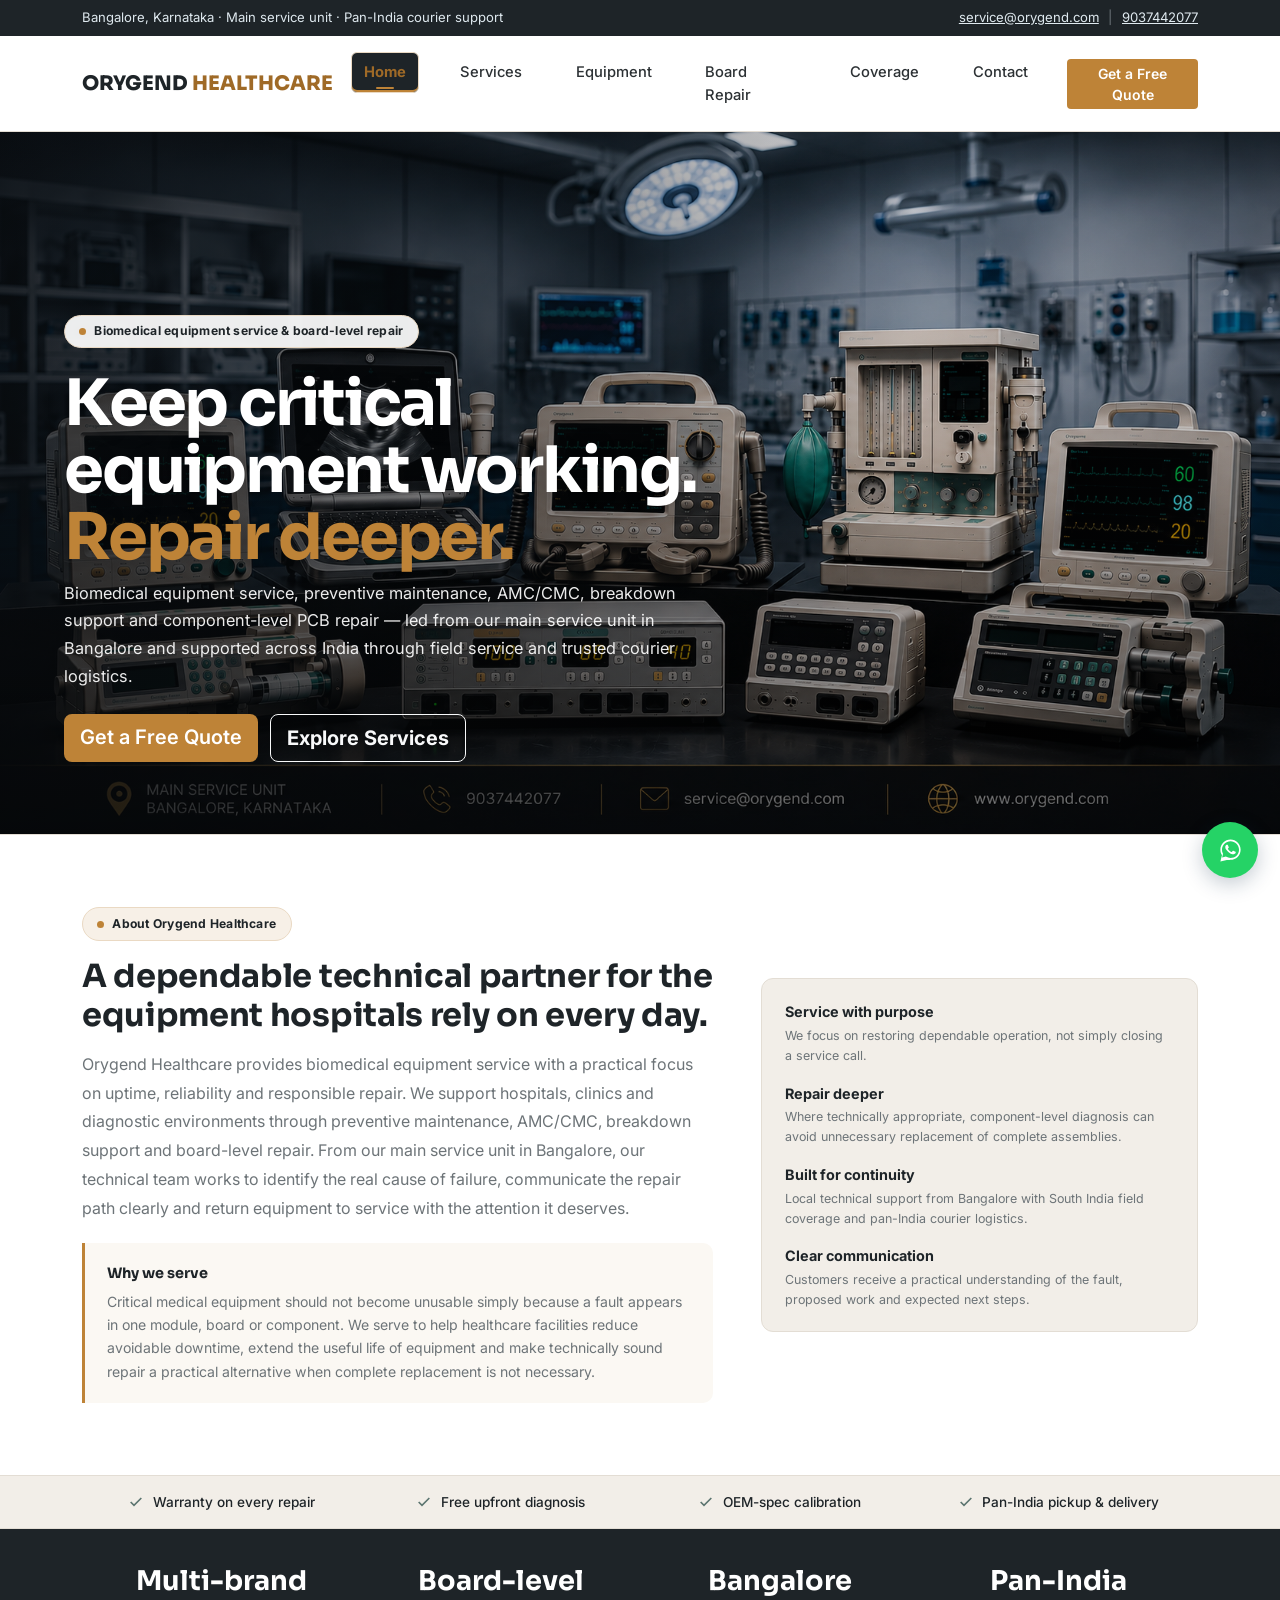
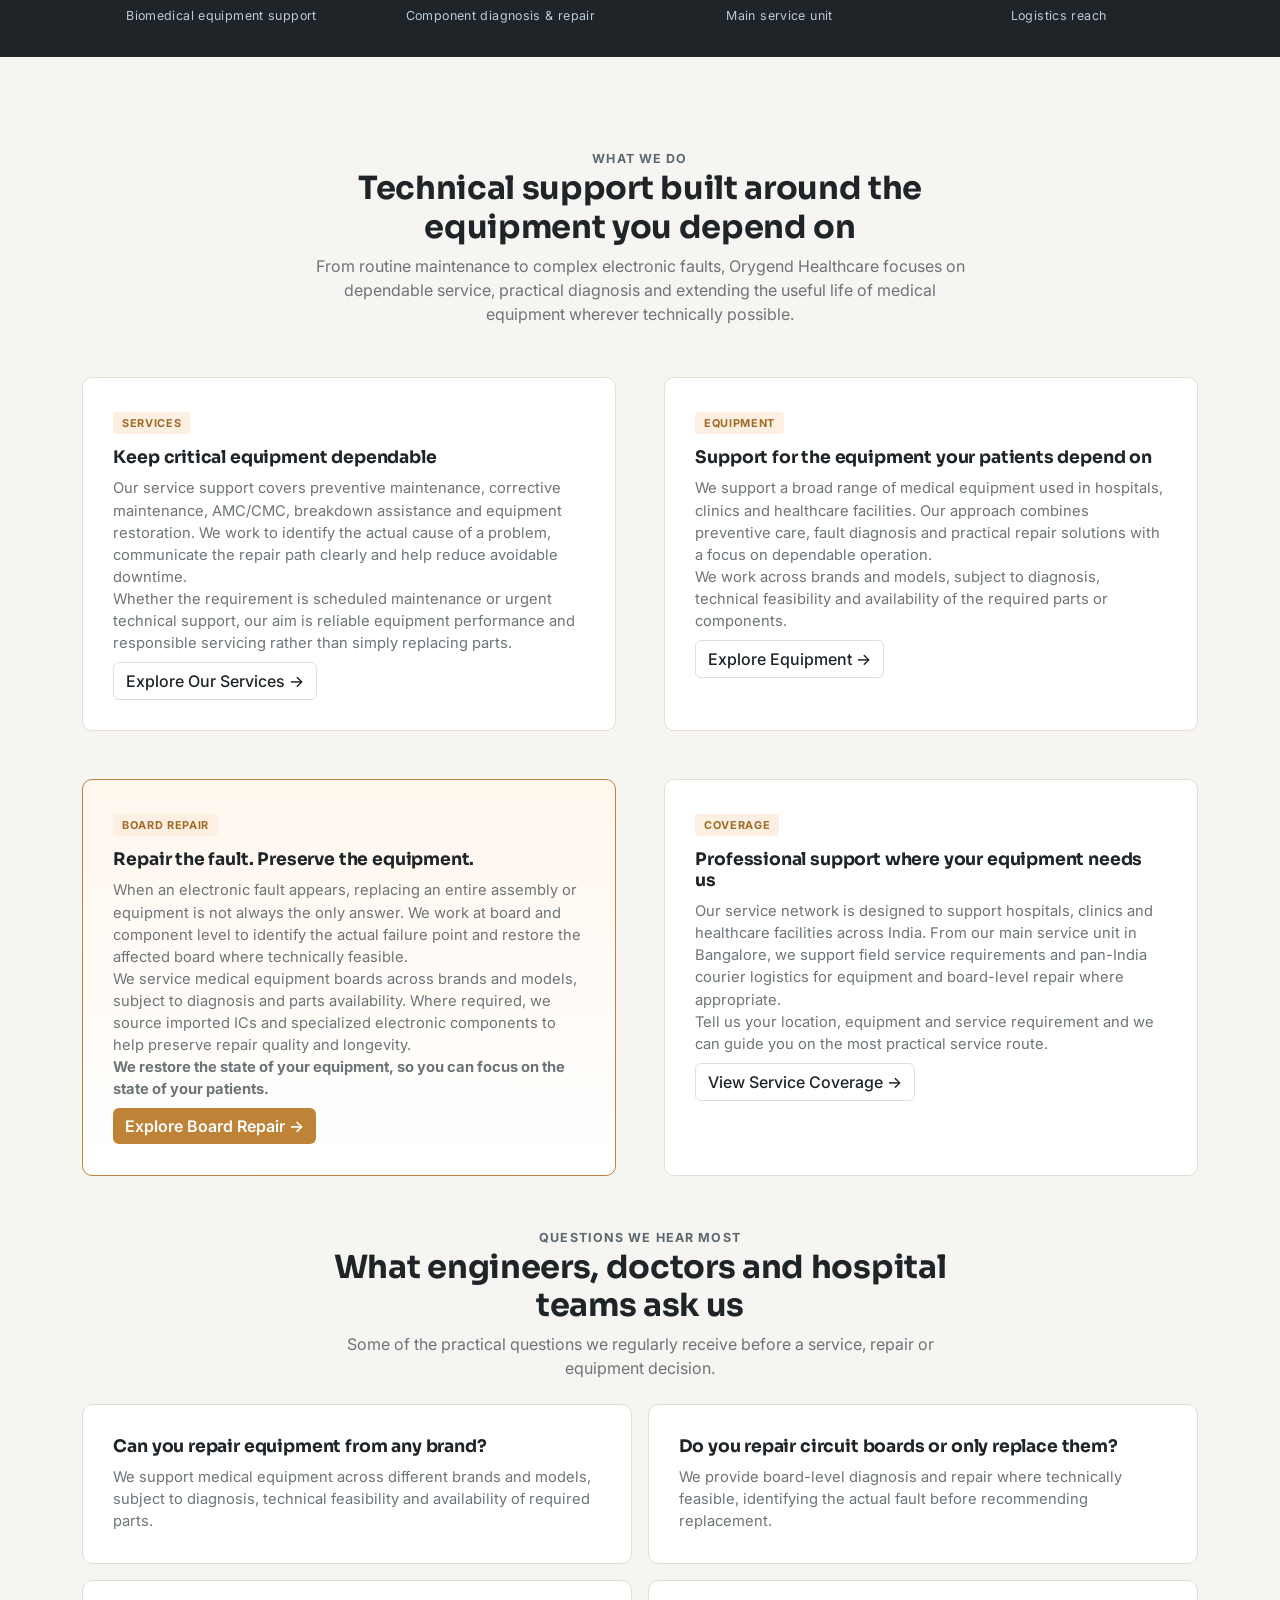
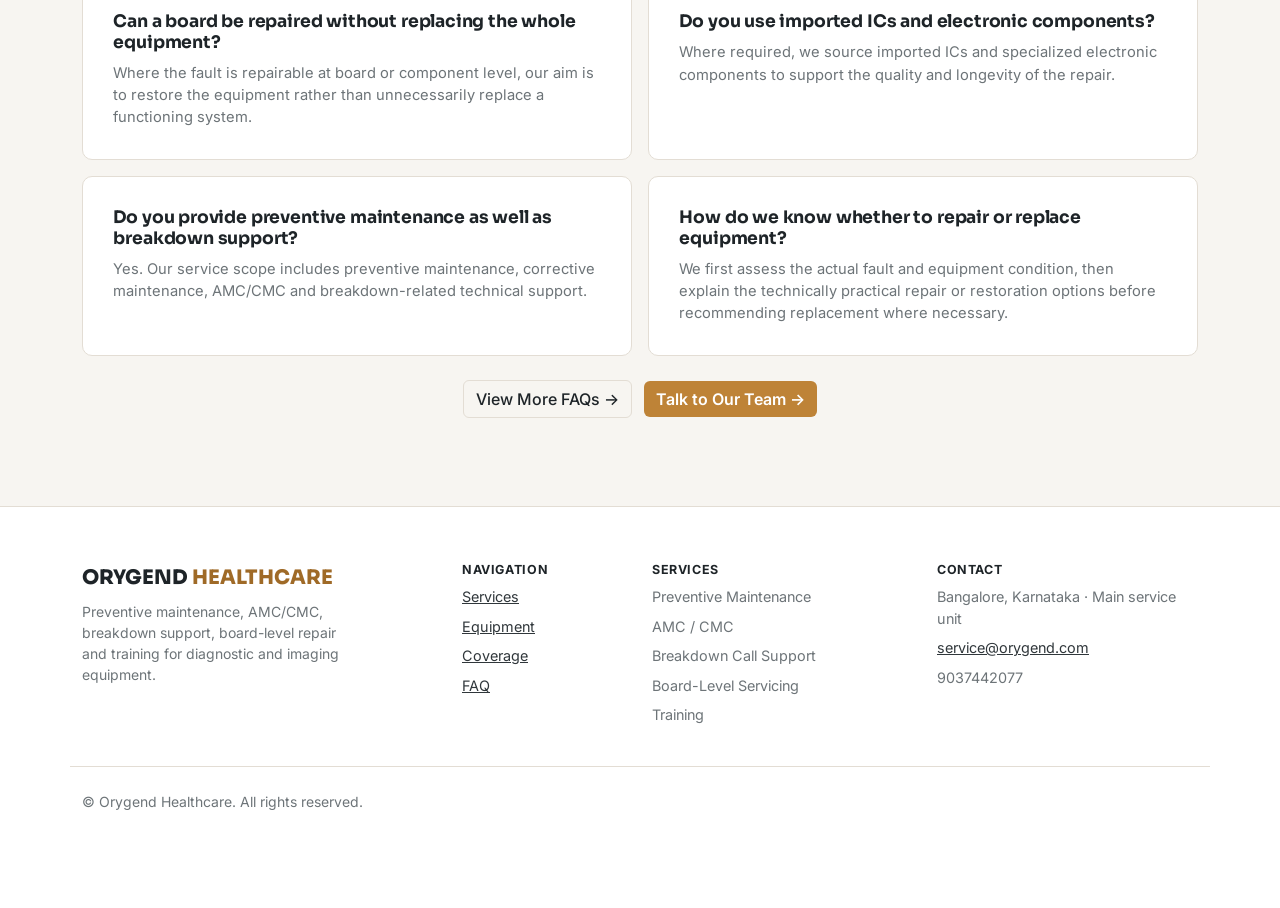
<file: index.html>
<!DOCTYPE html>
<html lang="en">
<head>
<meta charset="UTF-8">
<meta name="viewport" content="width=device-width, initial-scale=1.0">
<title>Orygend Healthcare | Biomedical Equipment Service & Repair</title>
<meta name="description" content="Biomedical equipment service, preventive maintenance, AMC/CMC, breakdown support and board-level repair for hospitals and clinics across India.">
<link rel="preconnect" href="https://fonts.googleapis.com">
<link rel="preconnect" href="https://fonts.gstatic.com" crossorigin>
<link href="https://fonts.googleapis.com/css2?family=Sora:wght@500;600;700;800&family=Inter:wght@400;500;600;700&display=swap" rel="stylesheet">
<link href="https://cdnjs.cloudflare.com/ajax/libs/bootstrap/5.3.3/css/bootstrap.min.css" rel="stylesheet">
<style>
  :root{--bg:#f7f5f1;--surface:#ffffff;--surface-2:#f2eee8;--border:#e3ddd4;--navy:#1e2428;--navy-2:#30373b;--blue:#5c6870;--amber:#be8337;--amber-dark:#9f6a27;--teal:#5b746f;--text:#2c3134;--muted:#6d7478;}
  body{background:var(--bg);color:var(--text);font-family:'Inter',sans-serif;}h1,h2,h3,.display-font{font-family:'Sora',sans-serif;font-weight:700;letter-spacing:-0.01em;color:var(--navy);}.eyebrow{font-family:'Inter',sans-serif;font-weight:700;font-size:.78rem;letter-spacing:.09em;text-transform:uppercase;color:var(--blue);}a{color:var(--navy-2);}a:hover{color:var(--amber-dark);}.text-muted-c{color:var(--muted)!important;}
  .info-bar{background:var(--navy);color:#dfe9ef;font-size:.82rem;padding:.5rem 0;}.info-bar a{color:#dfe9ef;}.info-bar .sep{opacity:.4;margin:0 .6rem;}
  .navbar{background:var(--surface);border-bottom:1px solid var(--border);}.navbar-brand{font-family:'Sora',sans-serif;font-weight:800;color:var(--navy)!important;font-size:1.25rem;}.navbar-brand span{color:var(--amber-dark);}.nav-link{color:var(--text)!important;font-size:.92rem;font-weight:500;}.nav-link:hover{color:var(--blue)!important}.nav-link.active{color:var(--text)!important;font-weight:500!important;}.btn-amber{background:var(--amber);border:none;color:#fff;font-weight:600;}.btn-amber:hover{background:var(--amber-dark);color:#fff;}.btn-outline-navy{border:1px solid var(--border);color:var(--navy);font-weight:500;}.btn-outline-navy:hover{border-color:var(--blue);color:var(--blue);}.hero{padding:0;background:#111;border-bottom:1px solid var(--border);}.hero h1{font-size:clamp(2.2rem,4.8vw,4rem);line-height:1.08;letter-spacing:-.035em;}.hero h1 em{font-style:normal;color:var(--amber);}.hero-badge{display:inline-flex;align-items:center;gap:.5rem;background:#f7f0e7;border:1px solid #ead9c3;padding:.42rem .9rem;border-radius:50rem;font-size:.76rem;color:var(--navy);font-weight:700;margin-bottom:1.35rem;letter-spacing:.02em;}.hero-badge .dot{width:7px;height:7px;border-radius:50%;background:var(--amber);}.hero-copy{padding-right:2rem;}.hero-media{position:relative;min-height:520px;display:flex;align-items:center;}.hero-media img{width:100%;height:auto;border-radius:18px;box-shadow:0 24px 60px rgba(30,36,40,.14);border:1px solid rgba(190,131,55,.24);}.hero-media:after{content:'';position:absolute;right:-14px;bottom:-14px;width:110px;height:110px;border-right:2px solid var(--amber);border-bottom:2px solid var(--amber);border-radius:0 0 18px 0;pointer-events:none;}.hero-proof{display:flex;gap:1.4rem;flex-wrap:wrap;margin-top:1.8rem;padding-top:1.3rem;border-top:1px solid var(--border);}.hero-proof div{font-size:.78rem;color:var(--muted);}.hero-proof strong{display:block;color:var(--navy);font-size:.9rem;margin-bottom:.15rem;}
  .hero-composite{position:relative;min-height:clamp(600px,78vh,860px);padding:0;background-image:linear-gradient(90deg,rgba(10,14,18,.78) 0%,rgba(10,14,18,.42) 42%,rgba(10,14,18,.10) 72%,rgba(10,14,18,.25) 100%),url('assets/home-hero.png');background-size:cover;background-position:center;background-repeat:no-repeat;display:flex;align-items:flex-end;overflow:hidden;}.hero-composite-frame{position:relative;max-width:1540px;width:100%;margin:0 auto;overflow:hidden;min-height:inherit;display:flex;align-items:flex-end;}.hero-composite-frame:after{content:'';position:absolute;inset:0;pointer-events:none;background:linear-gradient(180deg,rgba(0,0,0,.04) 45%,rgba(0,0,0,.48) 100%);}.hero-composite-copy{position:relative;z-index:2;max-width:760px;padding:clamp(2.5rem,6vw,5rem) 5% 4.5rem;color:#fff;}.hero-composite-copy h1{color:#fff;font-size:clamp(2.2rem,5vw,4.4rem);line-height:1.05;text-shadow:0 3px 20px rgba(0,0,0,.3);}.hero-composite-copy p{color:rgba(255,255,255,.92);font-size:1.02rem;line-height:1.7;max-width:700px;}.hero-composite-copy .hero-badge{background:rgba(255,255,255,.92);}.hero-composite-actions{display:flex;gap:.75rem;flex-wrap:wrap;margin-top:1.5rem;}.hero-composite-actions .btn-light{font-weight:700;border:none;}.hero-composite-actions .btn-outline-light{font-weight:700;}.hero-image-actions{position:absolute;left:4%;bottom:5.5%;display:flex;gap:.75rem;flex-wrap:wrap;}.hero-image-actions .btn-light{background:rgba(255,255,255,.94);border:1px solid rgba(30,36,40,.14);color:var(--navy);font-weight:600;}
  .hero-intro{padding:4.5rem 0;background:#fff;border-bottom:1px solid var(--border);}.hero-intro .hero-badge{margin-bottom:1rem;}.hero-intro h1{font-size:clamp(2rem,4vw,3.25rem);line-height:1.08;letter-spacing:-.035em;}.hero-intro h1 em{font-style:normal;color:var(--amber);}.hero-proof-panel{margin-top:0;padding:1.35rem 1.45rem;border:1px solid var(--border);border-radius:12px;background:var(--surface-2);gap:1rem;}.hero-proof-panel div{font-size:.78rem;line-height:1.6;}.hero-about-copy{font-size:1rem;line-height:1.8;}.reason-card{margin-top:1.25rem;padding:1.25rem 1.4rem;border-left:3px solid var(--amber);background:#fbf8f3;border-radius:0 10px 10px 0;}.reason-card strong{display:block;color:var(--navy);font-family:'Sora',sans-serif;font-size:.9rem;margin-bottom:.35rem;}.reason-card p{margin:0;color:var(--muted);font-size:.88rem;line-height:1.65;}
  .trust-strip{background:var(--surface-2);border-bottom:1px solid var(--border);}.trust-item{display:flex;align-items:center;gap:.55rem;padding:1rem .5rem;justify-content:center;font-size:.85rem;color:var(--navy);font-weight:500;}.trust-item svg{flex:none;color:var(--teal);}.stat-strip{background:var(--navy);}.stat-strip .col{border-left:1px solid rgba(255,255,255,.12);padding:2rem 1rem;text-align:center;}.stat-strip .col:first-child{border-left:none;}.stat-num{font-family:'Sora',sans-serif;font-weight:700;font-size:1.7rem;color:#fff;}.stat-lbl{font-size:.78rem;color:#b9cbd8;margin-top:.3rem;letter-spacing:.03em;}
  .section{padding:5.5rem 0;}.section-head{max-width:660px;margin:0 auto 3.2rem;text-align:center;}.section-head p{color:var(--muted);}.svc-card{background:var(--surface);border:1px solid var(--border);border-radius:10px;height:100%;padding:1.9rem;transition:box-shadow .2s,transform .2s;}.svc-card:hover{box-shadow:0 10px 30px rgba(22,50,79,.08);transform:translateY(-2px);}.svc-card.featured{border-color:var(--amber);background:linear-gradient(180deg,#fff7ee,#ffffff);}.svc-icon{width:44px;height:44px;border-radius:8px;background:var(--surface-2);display:flex;align-items:center;justify-content:center;margin-bottom:1.1rem;color:var(--blue);}.featured .svc-icon{background:var(--amber);color:#fff;}.svc-tag{display:inline-block;font-size:.68rem;font-weight:700;letter-spacing:.06em;text-transform:uppercase;color:var(--amber-dark);background:#fdf0e2;padding:.2rem .55rem;border-radius:4px;margin-bottom:.8rem;}.svc-card h3{font-size:1.08rem;margin-bottom:.6rem;}.svc-card p{color:var(--muted);font-size:.92rem;margin-bottom:0;}
  .showcase{background:var(--surface-2);border-top:1px solid var(--border);border-bottom:1px solid var(--border);}.brand-chip{border:1px solid var(--border);background:var(--surface);color:var(--navy);padding:.45rem 1.05rem;font-size:.82rem;font-weight:500;border-radius:50rem;display:inline-block;margin:.25rem;}.equip-card{background:var(--surface);border:1px solid var(--border);border-radius:10px;height:100%;padding:1.7rem;}.equip-card .cat{color:var(--blue);font-size:.72rem;font-weight:700;letter-spacing:.06em;text-transform:uppercase;margin-bottom:.7rem;display:block;}.equip-card h3{font-size:1.02rem;margin-bottom:.5rem;}.equip-card p{color:var(--muted);font-size:.88rem;margin-bottom:.9rem;}.spec{font-size:.72rem;color:var(--navy);background:var(--surface-2);border:1px solid var(--border);padding:.22rem .55rem;border-radius:5px;display:inline-block;margin:.12rem;}
  .spotlight-visual{aspect-ratio:4/3;border:1px solid var(--border);background:linear-gradient(160deg,var(--navy),var(--navy-2));border-radius:12px;display:flex;align-items:center;justify-content:center;}.spotlight-visual .chip{width:56%;aspect-ratio:1;border:2px solid var(--amber);border-radius:6px;position:relative;}.spotlight-visual .chip:before,.spotlight-visual .chip:after{content:'';position:absolute;background:var(--amber);}.spotlight-visual .chip:before{top:-14px;left:20%;width:2px;height:14px;}.spotlight-visual .chip:after{bottom:-14px;right:20%;width:2px;height:14px;}.spotlight-copy ul{list-style:none;padding:0;}.spotlight-copy li{padding:.65rem 0;border-top:1px solid var(--border);display:flex;justify-content:space-between;font-size:.9rem;}.spotlight-copy li span:first-child{color:var(--muted);}.spotlight-copy li span:last-child{font-weight:600;color:var(--navy);}.testimonial{background:var(--surface);border:1px solid var(--border);border-radius:10px;padding:1.8rem;height:100%;}.testimonial .quote-mark{font-family:'Sora',sans-serif;font-size:2.2rem;color:var(--amber);line-height:1;display:block;margin-bottom:.4rem;}.testimonial p.body-text{color:var(--text);font-size:.93rem;margin-bottom:1.1rem;}.testimonial .who{font-size:.8rem;color:var(--muted);border-top:1px solid var(--border);padding-top:.85rem;}.testimonial .who strong{color:var(--navy);display:block;}.step{background:var(--surface);border:1px solid var(--border);border-radius:10px;padding:1.6rem;height:100%;}.step .idx{font-family:'Sora',sans-serif;font-weight:700;color:var(--amber-dark);font-size:.85rem;}.coverage{background:var(--surface-2);border-top:1px solid var(--border);border-bottom:1px solid var(--border);}.coverage-visual{aspect-ratio:4/3;border:1px solid var(--border);background:var(--surface);border-radius:12px;display:flex;align-items:center;justify-content:center;position:relative;}
  .accordion-item{background:var(--surface);border:1px solid var(--border);border-radius:8px!important;margin-bottom:.6rem;overflow:hidden;}.accordion-button{background:var(--surface);color:var(--navy);font-weight:600;box-shadow:none;padding:1.1rem 1.2rem;}.accordion-button:not(.collapsed){background:var(--surface-2);color:var(--blue);box-shadow:none;}.accordion-body{color:var(--muted);padding:0 1.2rem 1.1rem;font-size:.92rem;}.quote-section{background:var(--surface);border-top:1px solid var(--border);border-bottom:1px solid var(--border);}.form-control-c,select.form-control-c{background:var(--surface);border:1px solid var(--border);color:var(--text);padding:.7rem .9rem;border-radius:7px;}.form-control-c:focus,select.form-control-c:focus{border-color:var(--blue);box-shadow:0 0 0 .2rem rgba(31,111,139,.12);}.form-label-c{font-size:.8rem;color:var(--navy);margin-bottom:.4rem;font-weight:600;}.form-note{font-size:.78rem;color:var(--muted);margin-top:1rem;}.cta-section{background:linear-gradient(160deg,var(--navy),var(--navy-2));color:#fff;}.cta-section h2{color:#fff;}.cta-section .text-muted-c{color:#c3d3de!important;}
  footer{padding:3.5rem 0 6rem;background:var(--surface);border-top:1px solid var(--border);}footer h6{color:var(--navy);font-weight:700;font-size:.78rem;letter-spacing:.05em;text-transform:uppercase;}footer ul{list-style:none;padding:0;}footer li{margin-bottom:.5rem;font-size:.9rem;color:var(--muted);}.float-whatsapp{position:fixed;bottom:22px;right:22px;z-index:1000;background:#25D366;color:#fff;width:56px;height:56px;border-radius:50%;display:flex;align-items:center;justify-content:center;box-shadow:0 6px 20px rgba(22,50,79,.25);transition:transform .2s;}.float-whatsapp:hover{transform:scale(1.07);color:#fff;}.float-whatsapp svg{width:27px;height:27px;}.coverage-badge{position:absolute;left:18px;bottom:18px;background:rgba(20,31,43,.94);color:#fff;padding:12px 16px;border-left:3px solid #be8337;border-radius:10px;box-shadow:0 10px 24px rgba(0,0,0,.18)}.coverage-badge span{display:block;font-weight:800;letter-spacing:.08em;font-size:.78rem;color:#be8337}.coverage-badge small{display:block;margin-top:2px;font-size:.82rem}
  @media(max-width:767.98px){.hero-composite-copy{padding:2.5rem 5% 3rem}.hero-composite{min-height:560px;background-position:center}.hero-composite-actions .btn{font-size:.84rem;padding:.6rem .85rem!important}.hero-intro{padding:2.8rem 0}.hero-proof-panel{margin-top:1rem}.float-whatsapp{bottom:16px;right:16px;width:50px;height:50px}.info-bar{display:none;}}
</style>


<link rel="canonical" href="https://orygend.com/">
<meta name="robots" content="index, follow, max-image-preview:large, max-snippet:-1, max-video-preview:-1">
<meta property="og:type" content="website">
<meta property="og:title" content="Orygend Healthcare | Biomedical Equipment Service & Repair">
<meta property="og:description" content="Biomedical equipment service, preventive maintenance, AMC/CMC, breakdown support and board-level repair for hospitals and clinics across India.">
<meta property="og:url" content="https://orygend.com/">
<meta property="og:site_name" content="Orygend Healthcare">
<meta name="twitter:card" content="summary">
<meta name="twitter:title" content="Orygend Healthcare | Biomedical Equipment Service & Repair">
<meta name="twitter:description" content="Biomedical equipment service, preventive maintenance, AMC/CMC, breakdown support and board-level repair for hospitals and clinics across India.">
<script type="application/ld+json">{"@context":"https://schema.org","@type":"Organization","name":"Orygend Healthcare","url":"https://orygend.com/","email":"service@orygend.com","telephone":"+91-9037442077","areaServed":"IN","description":"Biomedical equipment service, preventive maintenance, AMC/CMC, breakdown support and board-level repair for hospitals and clinics across India."}</script>
<style id="active-nav-v2">
.navbar .nav-link.active{background:var(--navy) !important;color:#fff !important;border-radius:6px !important;font-weight:700 !important;}
.navbar .nav-link.active:hover{background:var(--navy-2) !important;color:#fff !important;}
</style>
<style id="nav-active-highlight">
.navbar .nav-link{position:relative;margin:0 .12rem;padding:.55rem .75rem !important;border:1px solid transparent;border-radius:7px;transition:background-color .2s ease,color .2s ease,border-color .2s ease,box-shadow .2s ease;}
.navbar .nav-link:hover{background:#f7f0e7;color:var(--amber-dark) !important;border-color:#ead9c3;}
.navbar .nav-link.active{background:#f7f0e7;color:var(--amber-dark) !important;border-color:#ead9c3;font-weight:700;box-shadow:inset 0 -2px 0 var(--amber);}
.navbar .nav-link.active::after{content:'';position:absolute;left:50%;bottom:3px;width:18px;height:2px;transform:translateX(-50%);background:var(--amber);border-radius:2px;}
@media(max-width:991.98px){.navbar .nav-link{margin:.12rem 0;}.navbar .nav-link.active::after{left:.75rem;transform:none;width:18px;}}
</style>
</head>
<body>
<div class="info-bar"><div class="container d-flex justify-content-center justify-content-md-between flex-wrap"><div class="d-none d-md-block">Bangalore, Karnataka &middot; Main service unit &middot; Pan-India courier support</div><div><a href="mailto:service@orygend.com">service@orygend.com</a><span class="sep">|</span><a href="tel:+919037442077">9037442077</a></div></div></div>
<nav class="navbar navbar-expand-lg sticky-top py-3"><div class="container"><a class="navbar-brand" href="index.html">ORYGEND <span>HEALTHCARE</span></a><button class="navbar-toggler" type="button" data-bs-toggle="collapse" data-bs-target="#navMenu" aria-controls="navMenu" aria-expanded="false" aria-label="Toggle navigation"><span class="navbar-toggler-icon"></span></button><div class="collapse navbar-collapse" id="navMenu"><ul class="navbar-nav ms-auto me-4 gap-lg-4"><li class="nav-item"><a class="nav-link" href="index.html">Home</a></li><li class="nav-item"><a class="nav-link" href="services.html">Services</a></li><li class="nav-item"><a class="nav-link" href="equipment.html">Equipment</a></li><li class="nav-item"><a class="nav-link" href="board-repair.html">Board Repair</a></li><li class="nav-item"><a class="nav-link" href="coverage.html">Coverage</a></li><li class="nav-item"><a class="nav-link" href="contact.html">Contact</a></li></ul><a href="contact.html" class="btn btn-amber btn-sm">Get a Free Quote</a></div></div></nav>
<section class="hero hero-composite"><div class="hero-composite-frame"><div class="hero-composite-copy"><span class="hero-badge"><span class="dot"></span>Biomedical equipment service &amp; board-level repair</span><h1>Keep critical equipment working. <em>Repair deeper.</em></h1><p>Biomedical equipment service, preventive maintenance, AMC/CMC, breakdown support and component-level PCB repair — led from our main service unit in Bangalore and supported across India through field service and trusted courier logistics.</p><div class="hero-composite-actions"><a href="contact.html" class="btn btn-amber btn-lg">Get a Free Quote</a><a href="services.html" class="btn btn-outline-light btn-lg">Explore Services</a></div></div></div></section>
<section class="hero-intro"><div class="container"><div class="row align-items-center g-5"><div class="col-lg-7"><span class="hero-badge"><span class="dot"></span>About Orygend Healthcare</span><h2 class="mb-3">A dependable technical partner for the equipment hospitals rely on every day.</h2><p class="hero-about-copy text-muted-c mb-0">Orygend Healthcare provides biomedical equipment service with a practical focus on uptime, reliability and responsible repair. We support hospitals, clinics and diagnostic environments through preventive maintenance, AMC/CMC, breakdown support and board-level repair. From our main service unit in Bangalore, our technical team works to identify the real cause of failure, communicate the repair path clearly and return equipment to service with the attention it deserves.</p><div class="reason-card"><strong>Why we serve</strong><p>Critical medical equipment should not become unusable simply because a fault appears in one module, board or component. We serve to help healthcare facilities reduce avoidable downtime, extend the useful life of equipment and make technically sound repair a practical alternative when complete replacement is not necessary.</p></div></div><div class="col-lg-5"><div class="hero-proof hero-proof-panel"><div><strong>Service with purpose</strong>We focus on restoring dependable operation, not simply closing a service call.</div><div><strong>Repair deeper</strong>Where technically appropriate, component-level diagnosis can avoid unnecessary replacement of complete assemblies.</div><div><strong>Built for continuity</strong>Local technical support from Bangalore with South India field coverage and pan-India courier logistics.</div><div><strong>Clear communication</strong>Customers receive a practical understanding of the fault, proposed work and expected next steps.</div></div></div></div></div></section>
<div class="trust-strip"><div class="container"><div class="row g-0"><div class="col-6 col-md-3"><div class="trust-item"><svg width="16" height="16" viewBox="0 0 24 24" fill="none" stroke="currentColor" stroke-width="2.4"><path d="M20 6L9 17l-5-5"/></svg>Warranty on every repair</div></div><div class="col-6 col-md-3"><div class="trust-item"><svg width="16" height="16" viewBox="0 0 24 24" fill="none" stroke="currentColor" stroke-width="2.4"><path d="M20 6L9 17l-5-5"/></svg>Free upfront diagnosis</div></div><div class="col-6 col-md-3"><div class="trust-item"><svg width="16" height="16" viewBox="0 0 24 24" fill="none" stroke="currentColor" stroke-width="2.4"><path d="M20 6L9 17l-5-5"/></svg>OEM-spec calibration</div></div><div class="col-6 col-md-3"><div class="trust-item"><svg width="16" height="16" viewBox="0 0 24 24" fill="none" stroke="currentColor" stroke-width="2.4"><path d="M20 6L9 17l-5-5"/></svg>Pan-India pickup &amp; delivery</div></div></div></div></div>
<div class="stat-strip"><div class="container"><div class="row g-0"><div class="col-6 col-md-3"><div class="col"><div class="stat-num">Multi-brand</div><div class="stat-lbl">Biomedical equipment support</div></div></div><div class="col-6 col-md-3"><div class="col"><div class="stat-num">Board-level</div><div class="stat-lbl">Component diagnosis &amp; repair</div></div></div><div class="col-6 col-md-3"><div class="col"><div class="stat-num">Bangalore</div><div class="stat-lbl">Main service unit</div></div></div><div class="col-6 col-md-3"><div class="col"><div class="stat-num">Pan-India</div><div class="stat-lbl">Logistics reach</div></div></div></div></div></div>
<footer><div class="container"><div class="row gy-4 pb-4 mb-4" style="border-bottom:1px solid var(--border);"><div class="col-md-4"><div class="navbar-brand d-block mb-2">ORYGEND <span>HEALTHCARE</span></div><p class="text-muted-c small" style="max-width:280px;">Preventive maintenance, AMC/CMC, breakdown support, board-level repair and training for diagnostic and imaging equipment.</p></div><div class="col-6 col-md-2"><h6>Navigation</h6><ul><li><a href="services.html">Services</a></li><li><a href="equipment.html">Equipment</a></li><li><a href="coverage.html">Coverage</a></li><li><a href="faq.html">FAQ</a></li></ul></div><div class="col-6 col-md-3"><h6>Services</h6><ul><li>Preventive Maintenance</li><li>AMC / CMC</li><li>Breakdown Call Support</li><li>Board-Level Servicing</li><li>Training</li></ul></div><div class="col-6 col-md-3"><h6>Contact</h6><ul><li>Bangalore, Karnataka · Main service unit</li><li><a href="mailto:service@orygend.com">service@orygend.com</a></li><li>9037442077</li></ul></div></div><div class="d-flex justify-content-between flex-wrap gap-2 small text-muted-c"><span>&copy; Orygend Healthcare. All rights reserved.</span></div></div></footer>
<a href="https://wa.me/919037442077" class="float-whatsapp" aria-label="Chat on WhatsApp" title="Chat on WhatsApp"><svg viewBox="0 0 32 32" fill="currentColor"><path d="M16.001 3C9.373 3 4 8.373 4 15c0 2.386.7 4.607 1.907 6.473L4 29l7.72-1.867A11.94 11.94 0 0 0 16.001 27C22.628 27 28 21.627 28 15S22.628 3 16.001 3zm0 21.818a9.78 9.78 0 0 1-4.99-1.365l-.358-.213-4.583 1.108 1.127-4.47-.234-.367A9.77 9.77 0 0 1 5.909 15c0-5.57 4.522-10.09 10.092-10.09S26.093 9.43 26.093 15 21.572 24.818 16.001 24.818zm5.55-7.55c-.304-.152-1.797-.887-2.076-.988-.279-.101-.482-.152-.685.152-.203.304-.786.988-.964 1.19-.177.203-.355.228-.658.076-.304-.152-1.283-.473-2.444-1.51-.903-.806-1.513-1.8-1.69-2.104-.178-.304-.019-.468.133-.62.137-.136.304-.355.456-.532.152-.178.203-.304.304-.507.101-.203.05-.38-.025-.532-.076-.152-.685-1.652-.939-2.263-.247-.594-.499-.514-.685-.524-.177-.009-.38-.011-.583-.011-.203 0-.532.076-.81.38-.279.304-1.064 1.04-1.064 2.54 0 1.5 1.09 2.948 1.242 3.15.152.203 2.146 3.277 5.2 4.594.727.314 1.294.501 1.737.641.729.232 1.393.199 1.918.121.585-.087 1.797-.735 2.05-1.444.254-.71.254-1.317.178-1.444-.076-.127-.279-.203-.583-.355z"/></svg></a>
<script src="https://cdnjs.cloudflare.com/ajax/libs/bootstrap/5.3.3/js/bootstrap.bundle.min.js"></script>
<script src="home-highlights.js"></script>
<script id="active-nav-script-v2">
document.addEventListener('DOMContentLoaded', function(){
  var page=(location.pathname.split('/').pop()||'index.html').toLowerCase();
  if(page==='') page='index.html';
  document.querySelectorAll('.navbar .nav-link').forEach(function(a){
    var h=(a.getAttribute('href')||'').split('#')[0].split('?')[0];
    var target=(h.split('/').pop()||'index.html').toLowerCase();
    if(target==='') target='index.html';
    if(target===page){a.classList.add('active');a.setAttribute('aria-current','page');}
    else {a.classList.remove('active');a.removeAttribute('aria-current');}
  });
});
</script>
<script id="nav-active-script">
document.addEventListener('DOMContentLoaded', function () {
  const current = (window.location.pathname.split('/').pop() || 'index.html').toLowerCase();
  document.querySelectorAll('.navbar .nav-link').forEach(function (link) {
    const href = (link.getAttribute('href') || '').split('#')[0].split('?')[0];
    const target = (href.split('/').pop() || 'index.html').toLowerCase();
    const isHome = (current === '' || current === 'index.html') && (target === '' || target === 'index.html');
    if (isHome || target === current) {
      link.classList.add('active');
      link.setAttribute('aria-current', 'page');
    }
  });
});
</script>
</body>
</html>
</file>
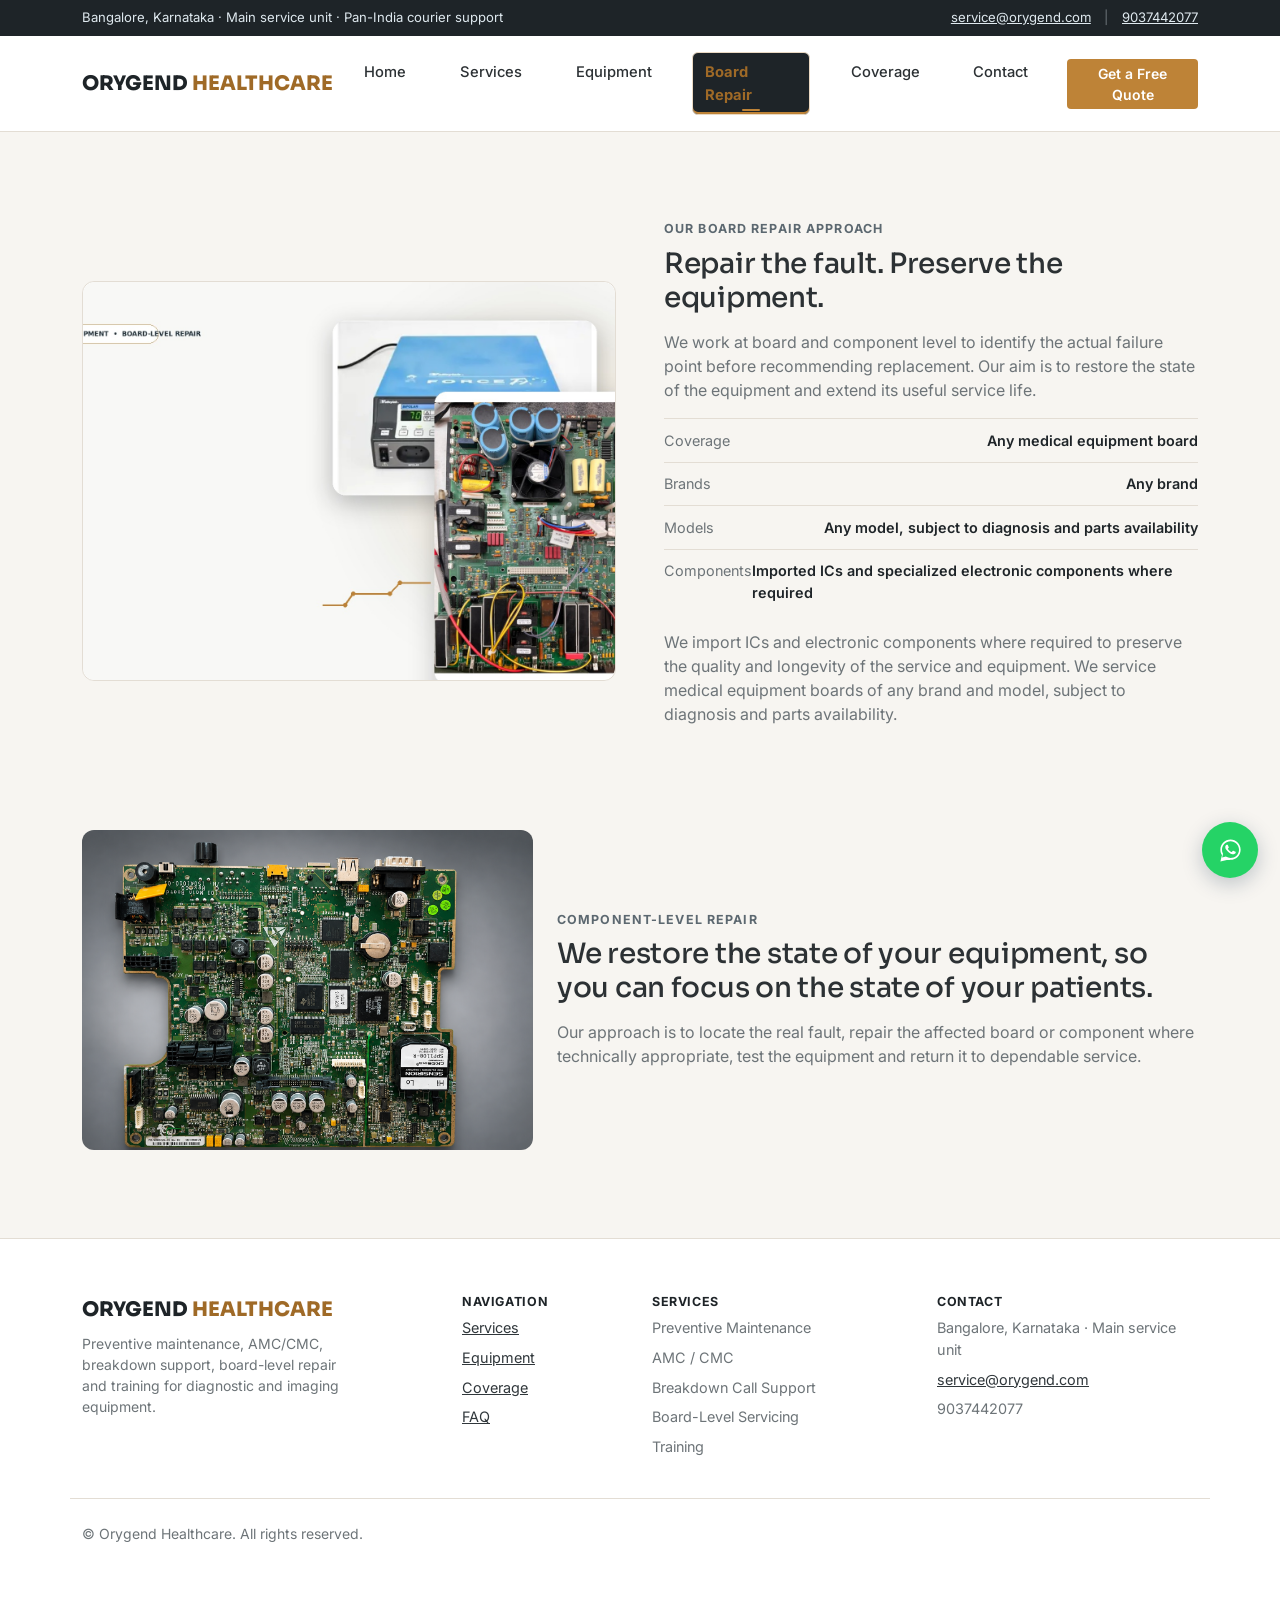
<file: board-repair.html>
<!DOCTYPE html>
<html lang="en">
<head>
<meta charset="UTF-8">
<meta name="viewport" content="width=device-width, initial-scale=1.0">
<title>Medical Equipment Board Repair | Orygend Healthcare</title>
<meta name="description" content="Component-level PCB and control-board troubleshooting and repair for biomedical and medical equipment, helping hospitals reduce downtime and replacement costs.">
<link rel="preconnect" href="https://fonts.googleapis.com">
<link rel="preconnect" href="https://fonts.gstatic.com" crossorigin>
<link href="https://fonts.googleapis.com/css2?family=Sora:wght@500;600;700;800&family=Inter:wght@400;500;600;700&display=swap" rel="stylesheet">
<link href="https://cdnjs.cloudflare.com/ajax/libs/bootstrap/5.3.3/css/bootstrap.min.css" rel="stylesheet">
<style>
  :root{
    --bg:#f7f5f1;
    --surface:#ffffff;
    --surface-2:#f2eee8;
    --border:#e3ddd4;
    --navy:#1e2428;
    --navy-2:#30373b;
    --blue:#5c6870;
    --amber:#be8337;
    --amber-dark:#9f6a27;
    --teal:#5b746f;
    --text:#2c3134;
    --muted:#6d7478;
  }
  body{background:var(--bg);color:var(--text);font-family:'Inter',sans-serif;}
  h1,h2,h3,.display-font{font-family:'Sora',sans-serif;font-weight:700;letter-spacing:-0.01em;color:var(--navy);}
  .eyebrow{font-family:'Inter',sans-serif;font-weight:700;font-size:.78rem;letter-spacing:.09em;text-transform:uppercase;color:var(--blue);}
  a{color:var(--navy-2);}
  a:hover{color:var(--amber-dark);}
  .text-muted-c{color:var(--muted) !important;}

  /* top info bar */
  .info-bar{background:var(--navy);color:#dfe9ef;font-size:.82rem;padding:.5rem 0;}
  .info-bar a{color:#dfe9ef;}
  .info-bar .sep{opacity:.4;margin:0 .6rem;}

  /* navbar */
  .navbar{background:var(--surface);border-bottom:1px solid var(--border);}.navbar-brand{font-family:'Sora',sans-serif;font-weight:800;color:var(--navy) !important;font-size:1.25rem;}.navbar-brand span{color:var(--amber-dark);}.nav-link{color:var(--text) !important;font-size:.92rem;font-weight:500;}.nav-link:hover{color:var(--blue) !important;} .nav-link.active{color:var(--text)!important;font-weight:500!important;}.btn-amber{background:var(--amber);border:none;color:#fff;font-weight:600;}.hero{padding:4.5rem 0 4.5rem;background:linear-gradient(180deg,#fff 0%,#fbfaf8 100%);border-bottom:1px solid var(--border);}
  .hero h1{font-size:clamp(2.2rem,4.8vw,4rem);line-height:1.08;letter-spacing:-.035em;}
  .hero h1 em{font-style:normal;color:var(--amber);}
  .hero-badge{display:inline-flex;align-items:center;gap:.5rem;background:#f7f0e7;border:1px solid #ead9c3;padding:.42rem .9rem;border-radius:50rem;font-size:.76rem;color:var(--navy);font-weight:700;margin-bottom:1.35rem;letter-spacing:.02em;}
  .hero-badge .dot{width:7px;height:7px;border-radius:50%;background:var(--amber);}
  .hero-copy{padding-right:2rem;}
  .hero-media{position:relative;min-height:520px;display:flex;align-items:center;}
  .hero-media img{width:100%;height:auto;border-radius:18px;box-shadow:0 24px 60px rgba(30,36,40,.14);border:1px solid rgba(190,131,55,.24);}
  .hero-media::after{content:'';position:absolute;right:-14px;bottom:-14px;width:110px;height:110px;border-right:2px solid var(--amber);border-bottom:2px solid var(--amber);border-radius:0 0 18px 0;pointer-events:none;}
  .hero-proof{display:flex;gap:1.4rem;flex-wrap:wrap;margin-top:1.8rem;padding-top:1.3rem;border-top:1px solid var(--border);}
  .hero-proof div{font-size:.78rem;color:var(--muted);}
  .hero-proof strong{display:block;color:var(--navy);font-size:.9rem;margin-bottom:.15rem;}
  .hero-composite{padding:1.25rem 0 0;background:linear-gradient(180deg,#fff 0%,#f7f5f1 100%);border-bottom:0;}
  .hero-composite-frame{position:relative;max-width:1540px;margin:0 auto;overflow:hidden;border-radius:0 0 18px 18px;box-shadow:0 22px 55px rgba(30,36,40,.12);border:1px solid rgba(190,131,55,.2);}
  .hero-composite-frame img{display:block;width:100%;height:auto;}
  .hero-image-actions{position:absolute;left:4%;bottom:5.5%;display:flex;gap:.75rem;flex-wrap:wrap;}
  .hero-image-actions .btn-light{background:rgba(255,255,255,.94);border:1px solid rgba(30,36,40,.14);color:var(--navy);font-weight:600;}
  .hero-intro{padding:3.5rem 0;background:#fff;border-bottom:1px solid var(--border);}
  .hero-intro .hero-badge{margin-bottom:1rem;}
  .hero-intro h1{font-size:clamp(2rem,4vw,3.25rem);line-height:1.08;letter-spacing:-.035em;}
  .hero-intro h1 em{font-style:normal;color:var(--amber);}
  .hero-proof-panel{margin-top:0;padding:1.2rem 1.35rem;border:1px solid var(--border);border-radius:12px;background:var(--surface-2);gap:1rem;}
  .hero-proof-panel div{font-size:.76rem;}
  @media(max-width:767.98px){.hero-image-actions{left:5%;bottom:5%;}.hero-image-actions .btn{font-size:.78rem;padding:.55rem .8rem!important}.hero-intro{padding:2.5rem 0}.hero-proof-panel{margin-top:1rem}}

  /* trust strip */
  .trust-strip{background:var(--surface-2);border-bottom:1px solid var(--border);}
  .trust-item{display:flex;align-items:center;gap:.55rem;padding:1rem .5rem;justify-content:center;font-size:.85rem;color:var(--navy);font-weight:500;}
  .trust-item svg{flex:none;color:var(--teal);}

  .stat-strip{background:var(--navy);}
  .stat-strip .col{border-left:1px solid rgba(255,255,255,.12);padding:2rem 1rem;text-align:center;}
  .stat-strip .col:first-child{border-left:none;}
  .stat-num{font-family:'Sora',sans-serif;font-weight:700;font-size:1.7rem;color:#fff;}
  .stat-lbl{font-size:.78rem;color:#b9cbd8;margin-top:.3rem;letter-spacing:.03em;}

  .section{padding:5.5rem 0;}
  .section-head{max-width:660px;margin:0 auto 3.2rem;text-align:center;}
  .section-head p{color:var(--muted);}

  /* service cards */
  .svc-card{
    background:var(--surface);border:1px solid var(--border);border-radius:10px;height:100%;
    padding:1.9rem;transition:box-shadow .2s, transform .2s;
  }
  .svc-card:hover{box-shadow:0 10px 30px rgba(22,50,79,.08);transform:translateY(-2px);}
  .svc-card.featured{border-color:var(--amber);background:linear-gradient(180deg,#fff7ee,#ffffff);}
  .svc-icon{
    width:44px;height:44px;border-radius:8px;background:var(--surface-2);
    display:flex;align-items:center;justify-content:center;margin-bottom:1.1rem;color:var(--blue);
  }
  .featured .svc-icon{background:var(--amber);color:#fff;}
  .svc-tag{
    display:inline-block;font-size:.68rem;font-weight:700;letter-spacing:.06em;text-transform:uppercase;
    color:var(--amber-dark);background:#fdf0e2;padding:.2rem .55rem;border-radius:4px;margin-bottom:.8rem;
  }
  .svc-card h3{font-size:1.08rem;margin-bottom:.6rem;}
  .svc-card p{color:var(--muted);font-size:.92rem;margin-bottom:0;}

  /* showcase */
  .showcase{background:var(--surface-2);border-top:1px solid var(--border);border-bottom:1px solid var(--border);}
  .brand-chip{
    border:1px solid var(--border);background:var(--surface);color:var(--navy);
    padding:.45rem 1.05rem;font-size:.82rem;font-weight:500;border-radius:50rem;display:inline-block;margin:.25rem;
  }
  .equip-card{background:var(--surface);border:1px solid var(--border);border-radius:10px;height:100%;padding:1.7rem;}
  .equip-card .cat{color:var(--blue);font-size:.72rem;font-weight:700;letter-spacing:.06em;text-transform:uppercase;margin-bottom:.7rem;display:block;}
  .equip-card h3{font-size:1.02rem;margin-bottom:.5rem;}
  .equip-card p{color:var(--muted);font-size:.88rem;margin-bottom:.9rem;}
  .spec{
    font-size:.72rem;color:var(--navy);background:var(--surface-2);border:1px solid var(--border);
    padding:.22rem .55rem;border-radius:5px;display:inline-block;margin:.12rem;
  }

  /* spotlight */
  .spotlight-visual{
    aspect-ratio:4/3;border:1px solid var(--border);background:linear-gradient(160deg,var(--navy),var(--navy-2));
    border-radius:12px;display:flex;align-items:center;justify-content:center;
  }
  .spotlight-visual .chip{width:56%;aspect-ratio:1;border:2px solid var(--amber);border-radius:6px;position:relative;}
  .spotlight-visual .chip::before,.spotlight-visual .chip::after{content:'';position:absolute;background:var(--amber);}
  .spotlight-visual .chip::before{top:-14px;left:20%;width:2px;height:14px;}
  .spotlight-visual .chip::after{bottom:-14px;right:20%;width:2px;height:14px;}
  .spotlight-copy ul{list-style:none;padding:0;}
  .spotlight-copy li{padding:.65rem 0;border-top:1px solid var(--border);display:flex;justify-content:space-between;font-size:.9rem;}
  .spotlight-copy li span:first-child{color:var(--muted);}
  .spotlight-copy li span:last-child{font-weight:600;color:var(--navy);}

  /* testimonials */
  .testimonial{background:var(--surface);border:1px solid var(--border);border-radius:10px;padding:1.8rem;height:100%;}
  .testimonial .quote-mark{font-family:'Sora',sans-serif;font-size:2.2rem;color:var(--amber);line-height:1;display:block;margin-bottom:.4rem;}
  .testimonial p.body-text{color:var(--text);font-size:.93rem;margin-bottom:1.1rem;}
  .testimonial .who{font-size:.8rem;color:var(--muted);border-top:1px solid var(--border);padding-top:.85rem;}
  .testimonial .who strong{color:var(--navy);display:block;}
  
  /* process */
  .step{background:var(--surface);border:1px solid var(--border);border-radius:10px;padding:1.6rem;height:100%;}
  .step .idx{font-family:'Sora',sans-serif;font-weight:700;color:var(--amber-dark);font-size:.85rem;}

  /* coverage */
  .coverage{background:var(--surface-2);border-top:1px solid var(--border);border-bottom:1px solid var(--border);}
  .coverage-visual{
    aspect-ratio:4/3;border:1px solid var(--border);background:var(--surface);border-radius:12px;
    display:flex;align-items:center;justify-content:center;position:relative;
  }

  /* accordion */
  .accordion-item{background:var(--surface);border:1px solid var(--border);border-radius:8px !important;margin-bottom:.6rem;overflow:hidden;}
  .accordion-button{background:var(--surface);color:var(--navy);font-weight:600;box-shadow:none;padding:1.1rem 1.2rem;}
  .accordion-button:not(.collapsed){background:var(--surface-2);color:var(--blue);box-shadow:none;}
  .accordion-body{color:var(--muted);padding:0 1.2rem 1.1rem;font-size:.92rem;}

  /* quote form */
  .quote-section{background:var(--surface);border-top:1px solid var(--border);border-bottom:1px solid var(--border);}
  .form-control-c, select.form-control-c{
    background:var(--surface);border:1px solid var(--border);color:var(--text);
    padding:.7rem .9rem;border-radius:7px;
  }
  .form-control-c:focus, select.form-control-c:focus{
    border-color:var(--blue);box-shadow:0 0 0 .2rem rgba(31,111,139,.12);
  }
  .form-label-c{font-size:.8rem;color:var(--navy);margin-bottom:.4rem;font-weight:600;}
  .form-note{font-size:.78rem;color:var(--muted);margin-top:1rem;}

  .cta-section{
    background:linear-gradient(160deg,var(--navy),var(--navy-2));color:#fff;
  }
  .cta-section h2{color:#fff;}
  .cta-section .text-muted-c{color:#c3d3de !important;}

  footer{padding:3.5rem 0 6rem;background:var(--surface);border-top:1px solid var(--border);}
  footer h6{color:var(--navy);font-weight:700;font-size:.78rem;letter-spacing:.05em;text-transform:uppercase;}
  footer ul{list-style:none;padding:0;}
  footer li{margin-bottom:.5rem;font-size:.9rem;color:var(--muted);}
  
  .float-whatsapp{
    position:fixed;bottom:22px;right:22px;z-index:1000;
    background:#25D366;color:#fff;width:56px;height:56px;border-radius:50%;
    display:flex;align-items:center;justify-content:center;
    box-shadow:0 6px 20px rgba(22,50,79,.25);
    transition:transform .2s;
  }
  .float-whatsapp:hover{transform:scale(1.07);color:#fff;}
  .float-whatsapp svg{width:27px;height:27px;}

  @media (max-width:767px){
    .float-whatsapp{bottom:16px;right:16px;width:50px;height:50px;}
    .info-bar{display:none;}
  }
</style>

<style>
.coverage-badge{position:absolute;left:18px;bottom:18px;background:rgba(20,31,43,.94);color:#fff;padding:12px 16px;border-left:3px solid #be8337;border-radius:10px;box-shadow:0 10px 24px rgba(0,0,0,.18)}
.coverage-badge span{display:block;font-weight:800;letter-spacing:.08em;font-size:.78rem;color:#be8337}
.coverage-badge small{display:block;margin-top:2px;font-size:.82rem}
</style>


<link rel="canonical" href="https://orygend.com/board-repair.html">
<meta name="robots" content="index, follow, max-image-preview:large, max-snippet:-1, max-video-preview:-1">
<meta property="og:type" content="website">
<meta property="og:title" content="Medical Equipment Board Repair | Orygend Healthcare">
<meta property="og:description" content="Component-level PCB and control-board troubleshooting and repair for biomedical and medical equipment, helping hospitals reduce downtime and replacement costs.">
<meta property="og:url" content="https://orygend.com/board-repair.html">
<meta property="og:site_name" content="Orygend Healthcare">
<meta name="twitter:card" content="summary">
<meta name="twitter:title" content="Medical Equipment Board Repair | Orygend Healthcare">
<meta name="twitter:description" content="Component-level PCB and control-board troubleshooting and repair for biomedical and medical equipment, helping hospitals reduce downtime and replacement costs.">
<script type="application/ld+json">{"@context":"https://schema.org","@type":"Organization","name":"Orygend Healthcare","url":"https://orygend.com/","email":"service@orygend.com","telephone":"+91-9037442077","areaServed":"IN","description":"Component-level PCB and control-board troubleshooting and repair for biomedical and medical equipment, helping hospitals reduce downtime and replacement costs."}</script>
<style id="active-nav-v2">
.navbar .nav-link.active{background:var(--navy) !important;color:#fff !important;border-radius:6px !important;font-weight:700 !important;}
.navbar .nav-link.active:hover{background:var(--navy-2) !important;color:#fff !important;}
</style>
<style id="nav-active-highlight">
.navbar .nav-link{position:relative;margin:0 .12rem;padding:.55rem .75rem !important;border:1px solid transparent;border-radius:7px;transition:background-color .2s ease,color .2s ease,border-color .2s ease,box-shadow .2s ease;}
.navbar .nav-link:hover{background:#f7f0e7;color:var(--amber-dark) !important;border-color:#ead9c3;}
.navbar .nav-link.active{background:#f7f0e7;color:var(--amber-dark) !important;border-color:#ead9c3;font-weight:700;box-shadow:inset 0 -2px 0 var(--amber);}
.navbar .nav-link.active::after{content:'';position:absolute;left:50%;bottom:3px;width:18px;height:2px;transform:translateX(-50%);background:var(--amber);border-radius:2px;}
@media(max-width:991.98px){.navbar .nav-link{margin:.12rem 0;}.navbar .nav-link.active::after{left:.75rem;transform:none;width:18px;}}
</style>
</head>
<body>
<div class="info-bar">
  <div class="container d-flex justify-content-center justify-content-md-between flex-wrap">
    <div class="d-none d-md-block">Bangalore, Karnataka &middot; Main service unit &middot; Pan-India courier support</div>
    <div>
      <a href="mailto:service@orygend.com">service@orygend.com</a>
      <span class="sep">|</span>
      <a href="tel:+919037442077">9037442077</a>
    </div>
  </div>
</div>

<nav class="navbar navbar-expand-lg sticky-top py-3">
  <div class="container">
    <a class="navbar-brand" href="index.html">ORYGEND <span>HEALTHCARE</span></a>
    <button class="navbar-toggler" type="button" data-bs-toggle="collapse" data-bs-target="#navMenu" aria-controls="navMenu" aria-expanded="false" aria-label="Toggle navigation">
      <span class="navbar-toggler-icon"></span>
    </button>
    <div class="collapse navbar-collapse" id="navMenu">
      <ul class="navbar-nav ms-auto me-4 gap-lg-4">
        <li class="nav-item"><a class="nav-link" href="index.html">Home</a></li>
        <li class="nav-item"><a class="nav-link" href="services.html">Services</a></li>
        <li class="nav-item"><a class="nav-link" href="equipment.html">Equipment</a></li>
        <li class="nav-item"><a class="nav-link" href="board-repair.html">Board Repair</a></li>
        <li class="nav-item"><a class="nav-link" href="coverage.html">Coverage</a></li>
        
        <li class="nav-item"><a class="nav-link" href="contact.html">Contact</a></li>
      </ul>
      <a href="contact.html" class="btn btn-amber btn-sm">Get a Free Quote</a>
    </div>
  </div>
</nav>



<section class="section pb-0">
  <div class="container">
    <div class="row align-items-center g-5">
      <div class="col-md-6">
        <div class="spotlight-visual" style="padding:0;overflow:hidden;background:#fff;">
          <img src="assets/hero-force-fx-repair.jpg" alt="Force FX unit and circuit board repair" style="width:100%;height:100%;object-fit:cover;border-radius:12px;">
        </div>
      </div>
      <div class="col-md-6 spotlight-copy">
        <div class="eyebrow mb-2">Our board repair approach</div>
        <h2 class="h3 mb-3">Repair the fault. Preserve the equipment.</h2>
        <p class="text-muted-c">We work at board and component level to identify the actual failure point before recommending replacement. Our aim is to restore the state of the equipment and extend its useful service life.</p>
        <ul>
          <li><span>Coverage</span><span>Any medical equipment board</span></li>
          <li><span>Brands</span><span>Any brand</span></li>
          <li><span>Models</span><span>Any model, subject to diagnosis and parts availability</span></li>
          <li><span>Components</span><span>Imported ICs and specialized electronic components where required</span></li>
        </ul>
        <p class="text-muted-c mt-3">We import ICs and electronic components where required to preserve the quality and longevity of the service and equipment. We service medical equipment boards of any brand and model, subject to diagnosis and parts availability.</p>
      </div>
    </div>
  </div>
</section>

<section class="section">
  <div class="container">
    <div class="row align-items-center g-4">
      <div class="col-md-5">
        <img src="assets/board-repair-approach.png" alt="Medical equipment circuit board under professional repair" style="width:100%;height:320px;object-fit:cover;border-radius:12px;">
      </div>
      <div class="col-md-7">
        <div class="eyebrow mb-2">Component-level repair</div>
        <h2 class="h3 mb-3">We restore the state of your equipment, so you can focus on the state of your patients.</h2>
        <p class="text-muted-c mb-0">Our approach is to locate the real fault, repair the affected board or component where technically appropriate, test the equipment and return it to dependable service.</p>
      </div>
    </div>
  </div>
</section>

<footer>
  <div class="container">
    <div class="row gy-4 pb-4 mb-4" style="border-bottom:1px solid var(--border);">
      <div class="col-md-4">
        <div class="navbar-brand d-block mb-2">ORYGEND <span>HEALTHCARE</span></div>
        <p class="text-muted-c small" style="max-width:280px;">Preventive maintenance, AMC/CMC, breakdown support, board-level repair and training for diagnostic and imaging equipment.</p>
      </div>
      <div class="col-6 col-md-2">
        <h6>Navigation</h6>
        <ul>
          <li><a href="services.html">Services</a></li>
          <li><a href="equipment.html">Equipment</a></li>
          <li><a href="coverage.html">Coverage</a></li>
          <li><a href="faq.html">FAQ</a></li>
        </ul>
      </div>
      <div class="col-6 col-md-3">
        <h6>Services</h6>
        <ul>
          <li>Preventive Maintenance</li>
          <li>AMC / CMC</li>
          <li>Breakdown Call Support</li>
          <li>Board-Level Servicing</li>
          <li>Training</li>
        </ul>
      </div>
      <div class="col-6 col-md-3">
        <h6>Contact</h6>
        <ul>
          <li>Bangalore, Karnataka · Main service unit</li>
          <li><a href="mailto:service@orygend.com">service@orygend.com</a></li>
          <li>9037442077</li>
        </ul>
      </div>
    </div>
    <div class="d-flex justify-content-between flex-wrap gap-2 small text-muted-c">
      <span>&copy; Orygend Healthcare. All rights reserved.</span>
    </div>
  </div>
</footer>
<a href="https://wa.me/919037442077" class="float-whatsapp" aria-label="Chat on WhatsApp" title="Chat on WhatsApp">
  <svg viewBox="0 0 32 32" fill="currentColor"><path d="M16.001 3C9.373 3 4 8.373 4 15c0 2.386.7 4.607 1.907 6.473L4 29l7.72-1.867A11.94 11.94 0 0 0 16.001 27C22.628 27 28 21.627 28 15S22.628 3 16.001 3zm0 21.818a9.78 9.78 0 0 1-4.99-1.365l-.358-.213-4.583 1.108 1.127-4.47-.234-.367A9.77 9.77 0 0 1 5.909 15c0-5.57 4.522-10.09 10.092-10.09S26.093 9.43 26.093 15 21.572 24.818 16.001 24.818zm5.55-7.55c-.304-.152-1.797-.887-2.076-.988-.279-.101-.482-.152-.685.152-.203.304-.786.988-.964 1.19-.177.203-.355.228-.658.076-.304-.152-1.283-.473-2.444-1.51-.903-.806-1.513-1.8-1.69-2.104-.178-.304-.019-.468.133-.62.137-.136.304-.355.456-.532.152-.178.203-.304.304-.507.101-.203.05-.38-.025-.532-.076-.152-.685-1.652-.939-2.263-.247-.594-.499-.514-.685-.524-.177-.009-.38-.011-.583-.011-.203 0-.532.076-.81.38-.279.304-1.064 1.04-1.064 2.54 0 1.5 1.09 2.948 1.242 3.15.152.203 2.146 3.277 5.2 4.594.727.314 1.294.501 1.737.641.729.232 1.393.199 1.918.121.585-.087 1.797-.735 2.05-1.444.254-.71.254-1.317.178-1.444-.076-.127-.279-.203-.583-.355z"/></svg>
</a>
<script src="https://cdnjs.cloudflare.com/ajax/libs/bootstrap/5.3.3/js/bootstrap.bundle.min.js"></script>
<script id="active-nav-script-v2">
document.addEventListener('DOMContentLoaded', function(){
  var page=(location.pathname.split('/').pop()||'index.html').toLowerCase();
  if(page==='') page='index.html';
  document.querySelectorAll('.navbar .nav-link').forEach(function(a){
    var h=(a.getAttribute('href')||'').split('#')[0].split('?')[0];
    var target=(h.split('/').pop()||'index.html').toLowerCase();
    if(target==='') target='index.html';
    if(target===page){a.classList.add('active');a.setAttribute('aria-current','page');}
    else {a.classList.remove('active');a.removeAttribute('aria-current');}
  });
});
</script>
<script id="nav-active-script">
document.addEventListener('DOMContentLoaded', function () {
  const current = (window.location.pathname.split('/').pop() || 'index.html').toLowerCase();
  document.querySelectorAll('.navbar .nav-link').forEach(function (link) {
    const href = (link.getAttribute('href') || '').split('#')[0].split('?')[0];
    const target = (href.split('/').pop() || 'index.html').toLowerCase();
    const isHome = (current === '' || current === 'index.html') && (target === '' || target === 'index.html');
    if (isHome || target === current) {
      link.classList.add('active');
      link.setAttribute('aria-current', 'page');
    }
  });
});
</script>
</body>
</html>
</file>
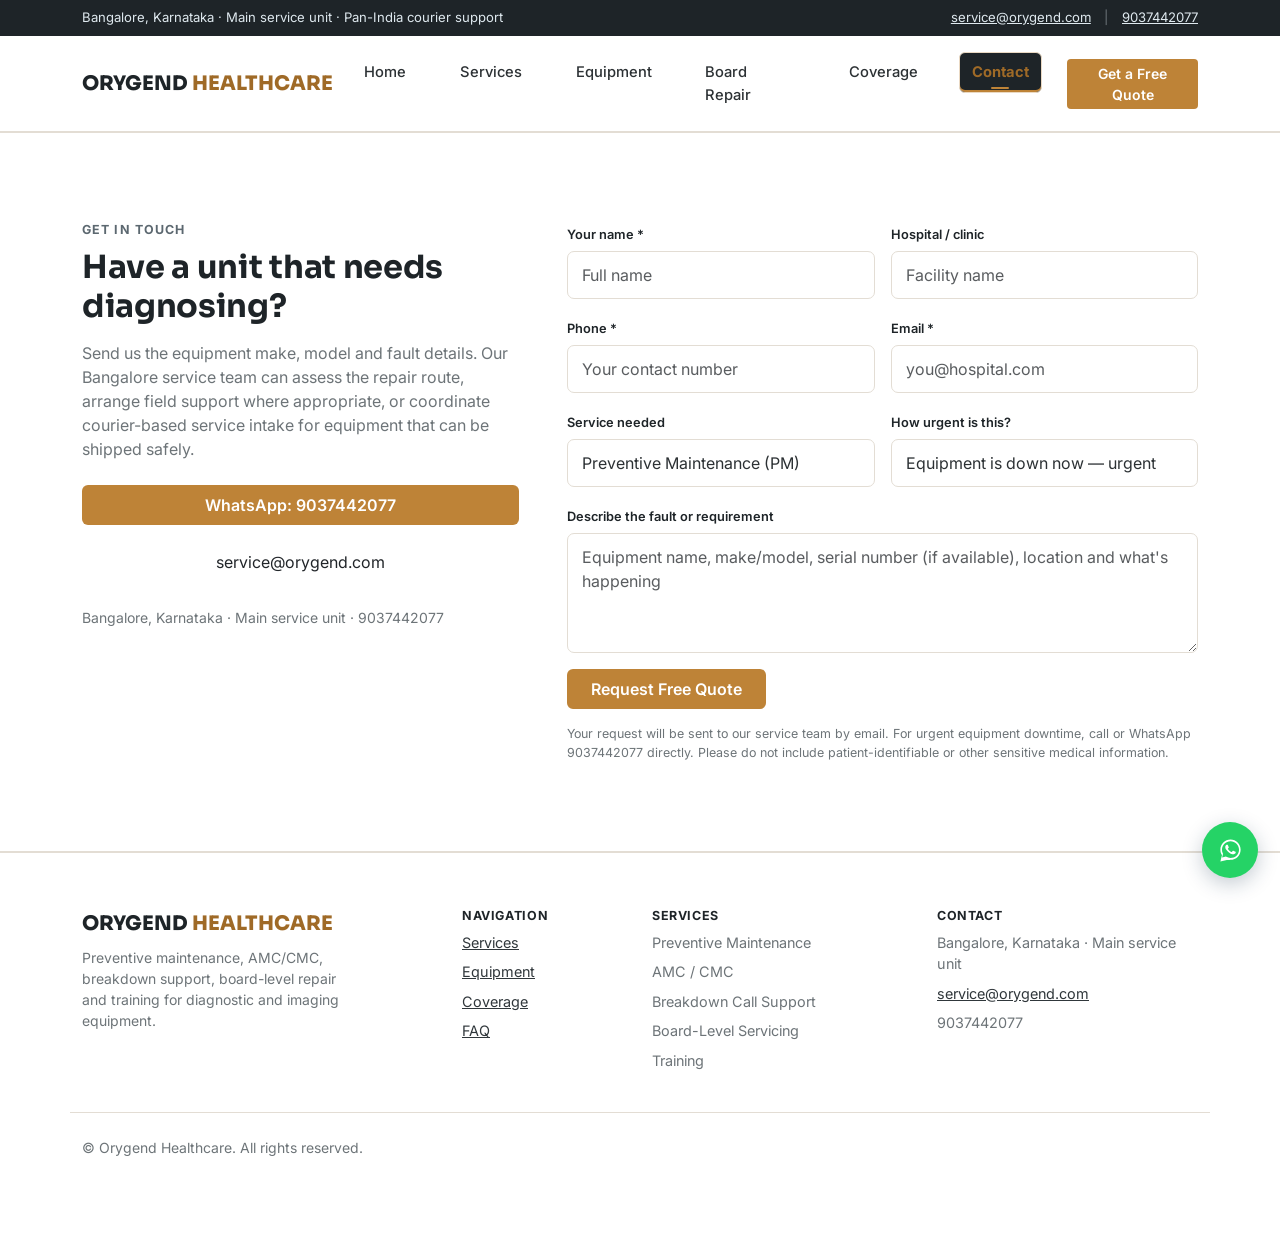
<file: contact.html>
<!DOCTYPE html>
<html lang="en">
<head>
<meta charset="UTF-8">
<meta name="viewport" content="width=device-width, initial-scale=1.0">
<title>Contact Orygend Healthcare | Biomedical Equipment Service</title>
<meta name="description" content="Contact Orygend Healthcare for biomedical equipment maintenance, AMC/CMC, breakdown support, board-level repair, training and service enquiries.">
<link rel="preconnect" href="https://fonts.googleapis.com">
<link rel="preconnect" href="https://fonts.gstatic.com" crossorigin>
<link href="https://fonts.googleapis.com/css2?family=Sora:wght@500;600;700;800&family=Inter:wght@400;500;600;700&display=swap" rel="stylesheet">
<link href="https://cdnjs.cloudflare.com/ajax/libs/bootstrap/5.3.3/css/bootstrap.min.css" rel="stylesheet">
<style>
  :root{
    --bg:#f7f5f1;
    --surface:#ffffff;
    --surface-2:#f2eee8;
    --border:#e3ddd4;
    --navy:#1e2428;
    --navy-2:#30373b;
    --blue:#5c6870;
    --amber:#be8337;
    --amber-dark:#9f6a27;
    --teal:#5b746f;
    --text:#2c3134;
    --muted:#6d7478;
  }
  body{background:var(--bg);color:var(--text);font-family:'Inter',sans-serif;}
  h1,h2,h3,.display-font{font-family:'Sora',sans-serif;font-weight:700;letter-spacing:-0.01em;color:var(--navy);}
  .eyebrow{font-family:'Inter',sans-serif;font-weight:700;font-size:.78rem;letter-spacing:.09em;text-transform:uppercase;color:var(--blue);}
  a{color:var(--navy-2);}
  a:hover{color:var(--amber-dark);}
  .text-muted-c{color:var(--muted) !important;}

  /* top info bar */
  .info-bar{background:var(--navy);color:#dfe9ef;font-size:.82rem;padding:.5rem 0;}
  .info-bar a{color:#dfe9ef;}
  .info-bar .sep{opacity:.4;margin:0 .6rem;}

  /* navbar */
  .navbar{background:var(--surface);border-bottom:1px solid var(--border);}.navbar-brand{font-family:'Sora',sans-serif;font-weight:800;color:var(--navy) !important;font-size:1.25rem;}.navbar-brand span{color:var(--amber-dark);}.nav-link{color:var(--text) !important;font-size:.92rem;font-weight:500;}.nav-link:hover{color:var(--blue) !important;} .nav-link.active{color:var(--text)!important;font-weight:500!important;}.btn-amber{background:var(--amber);border:none;color:#fff;font-weight:600;}.hero{padding:4.5rem 0 4.5rem;background:linear-gradient(180deg,#fff 0%,#fbfaf8 100%);border-bottom:1px solid var(--border);}
  .hero h1{font-size:clamp(2.2rem,4.8vw,4rem);line-height:1.08;letter-spacing:-.035em;}
  .hero h1 em{font-style:normal;color:var(--amber);}
  .hero-badge{display:inline-flex;align-items:center;gap:.5rem;background:#f7f0e7;border:1px solid #ead9c3;padding:.42rem .9rem;border-radius:50rem;font-size:.76rem;color:var(--navy);font-weight:700;margin-bottom:1.35rem;letter-spacing:.02em;}
  .hero-badge .dot{width:7px;height:7px;border-radius:50%;background:var(--amber);}
  .hero-copy{padding-right:2rem;}
  .hero-media{position:relative;min-height:520px;display:flex;align-items:center;}
  .hero-media img{width:100%;height:auto;border-radius:18px;box-shadow:0 24px 60px rgba(30,36,40,.14);border:1px solid rgba(190,131,55,.24);}
  .hero-media::after{content:'';position:absolute;right:-14px;bottom:-14px;width:110px;height:110px;border-right:2px solid var(--amber);border-bottom:2px solid var(--amber);border-radius:0 0 18px 0;pointer-events:none;}
  .hero-proof{display:flex;gap:1.4rem;flex-wrap:wrap;margin-top:1.8rem;padding-top:1.3rem;border-top:1px solid var(--border);}
  .hero-proof div{font-size:.78rem;color:var(--muted);}
  .hero-proof strong{display:block;color:var(--navy);font-size:.9rem;margin-bottom:.15rem;}
  .hero-composite{padding:1.25rem 0 0;background:linear-gradient(180deg,#fff 0%,#f7f5f1 100%);border-bottom:0;}
  .hero-composite-frame{position:relative;max-width:1540px;margin:0 auto;overflow:hidden;border-radius:0 0 18px 18px;box-shadow:0 22px 55px rgba(30,36,40,.12);border:1px solid rgba(190,131,55,.2);}
  .hero-composite-frame img{display:block;width:100%;height:auto;}
  .hero-image-actions{position:absolute;left:4%;bottom:5.5%;display:flex;gap:.75rem;flex-wrap:wrap;}
  .hero-image-actions .btn-light{background:rgba(255,255,255,.94);border:1px solid rgba(30,36,40,.14);color:var(--navy);font-weight:600;}
  .hero-intro{padding:3.5rem 0;background:#fff;border-bottom:1px solid var(--border);}
  .hero-intro .hero-badge{margin-bottom:1rem;}
  .hero-intro h1{font-size:clamp(2rem,4vw,3.25rem);line-height:1.08;letter-spacing:-.035em;}
  .hero-intro h1 em{font-style:normal;color:var(--amber);}
  .hero-proof-panel{margin-top:0;padding:1.2rem 1.35rem;border:1px solid var(--border);border-radius:12px;background:var(--surface-2);gap:1rem;}
  .hero-proof-panel div{font-size:.76rem;}
  @media(max-width:767.98px){.hero-image-actions{left:5%;bottom:5%;}.hero-image-actions .btn{font-size:.78rem;padding:.55rem .8rem!important}.hero-intro{padding:2.5rem 0}.hero-proof-panel{margin-top:1rem}}

  /* trust strip */
  .trust-strip{background:var(--surface-2);border-bottom:1px solid var(--border);}
  .trust-item{display:flex;align-items:center;gap:.55rem;padding:1rem .5rem;justify-content:center;font-size:.85rem;color:var(--navy);font-weight:500;}
  .trust-item svg{flex:none;color:var(--teal);}

  .stat-strip{background:var(--navy);}
  .stat-strip .col{border-left:1px solid rgba(255,255,255,.12);padding:2rem 1rem;text-align:center;}
  .stat-strip .col:first-child{border-left:none;}
  .stat-num{font-family:'Sora',sans-serif;font-weight:700;font-size:1.7rem;color:#fff;}
  .stat-lbl{font-size:.78rem;color:#b9cbd8;margin-top:.3rem;letter-spacing:.03em;}

  .section{padding:5.5rem 0;}
  .section-head{max-width:660px;margin:0 auto 3.2rem;text-align:center;}
  .section-head p{color:var(--muted);}

  /* service cards */
  .svc-card{
    background:var(--surface);border:1px solid var(--border);border-radius:10px;height:100%;
    padding:1.9rem;transition:box-shadow .2s, transform .2s;
  }
  .svc-card:hover{box-shadow:0 10px 30px rgba(22,50,79,.08);transform:translateY(-2px);}
  .svc-card.featured{border-color:var(--amber);background:linear-gradient(180deg,#fff7ee,#ffffff);}
  .svc-icon{
    width:44px;height:44px;border-radius:8px;background:var(--surface-2);
    display:flex;align-items:center;justify-content:center;margin-bottom:1.1rem;color:var(--blue);
  }
  .featured .svc-icon{background:var(--amber);color:#fff;}
  .svc-tag{
    display:inline-block;font-size:.68rem;font-weight:700;letter-spacing:.06em;text-transform:uppercase;
    color:var(--amber-dark);background:#fdf0e2;padding:.2rem .55rem;border-radius:4px;margin-bottom:.8rem;
  }
  .svc-card h3{font-size:1.08rem;margin-bottom:.6rem;}
  .svc-card p{color:var(--muted);font-size:.92rem;margin-bottom:0;}

  /* showcase */
  .showcase{background:var(--surface-2);border-top:1px solid var(--border);border-bottom:1px solid var(--border);}
  .brand-chip{
    border:1px solid var(--border);background:var(--surface);color:var(--navy);
    padding:.45rem 1.05rem;font-size:.82rem;font-weight:500;border-radius:50rem;display:inline-block;margin:.25rem;
  }
  .equip-card{background:var(--surface);border:1px solid var(--border);border-radius:10px;height:100%;padding:1.7rem;}
  .equip-card .cat{color:var(--blue);font-size:.72rem;font-weight:700;letter-spacing:.06em;text-transform:uppercase;margin-bottom:.7rem;display:block;}
  .equip-card h3{font-size:1.02rem;margin-bottom:.5rem;}
  .equip-card p{color:var(--muted);font-size:.88rem;margin-bottom:.9rem;}
  .spec{
    font-size:.72rem;color:var(--navy);background:var(--surface-2);border:1px solid var(--border);
    padding:.22rem .55rem;border-radius:5px;display:inline-block;margin:.12rem;
  }

  /* spotlight */
  .spotlight-visual{
    aspect-ratio:4/3;border:1px solid var(--border);background:linear-gradient(160deg,var(--navy),var(--navy-2));
    border-radius:12px;display:flex;align-items:center;justify-content:center;
  }
  .spotlight-visual .chip{width:56%;aspect-ratio:1;border:2px solid var(--amber);border-radius:6px;position:relative;}
  .spotlight-visual .chip::before,.spotlight-visual .chip::after{content:'';position:absolute;background:var(--amber);}
  .spotlight-visual .chip::before{top:-14px;left:20%;width:2px;height:14px;}
  .spotlight-visual .chip::after{bottom:-14px;right:20%;width:2px;height:14px;}
  .spotlight-copy ul{list-style:none;padding:0;}
  .spotlight-copy li{padding:.65rem 0;border-top:1px solid var(--border);display:flex;justify-content:space-between;font-size:.9rem;}
  .spotlight-copy li span:first-child{color:var(--muted);}
  .spotlight-copy li span:last-child{font-weight:600;color:var(--navy);}

  /* testimonials */
  .testimonial{background:var(--surface);border:1px solid var(--border);border-radius:10px;padding:1.8rem;height:100%;}
  .testimonial .quote-mark{font-family:'Sora',sans-serif;font-size:2.2rem;color:var(--amber);line-height:1;display:block;margin-bottom:.4rem;}
  .testimonial p.body-text{color:var(--text);font-size:.93rem;margin-bottom:1.1rem;}
  .testimonial .who{font-size:.8rem;color:var(--muted);border-top:1px solid var(--border);padding-top:.85rem;}
  .testimonial .who strong{color:var(--navy);display:block;}
  
  /* process */
  .step{background:var(--surface);border:1px solid var(--border);border-radius:10px;padding:1.6rem;height:100%;}
  .step .idx{font-family:'Sora',sans-serif;font-weight:700;color:var(--amber-dark);font-size:.85rem;}

  /* coverage */
  .coverage{background:var(--surface-2);border-top:1px solid var(--border);border-bottom:1px solid var(--border);}
  .coverage-visual{
    aspect-ratio:4/3;border:1px solid var(--border);background:var(--surface);border-radius:12px;
    display:flex;align-items:center;justify-content:center;position:relative;
  }

  /* accordion */
  .accordion-item{background:var(--surface);border:1px solid var(--border);border-radius:8px !important;margin-bottom:.6rem;overflow:hidden;}
  .accordion-button{background:var(--surface);color:var(--navy);font-weight:600;box-shadow:none;padding:1.1rem 1.2rem;}
  .accordion-button:not(.collapsed){background:var(--surface-2);color:var(--blue);box-shadow:none;}
  .accordion-body{color:var(--muted);padding:0 1.2rem 1.1rem;font-size:.92rem;}

  /* quote form */
  .quote-section{background:var(--surface);border-top:1px solid var(--border);border-bottom:1px solid var(--border);}
  .form-control-c, select.form-control-c{
    background:var(--surface);border:1px solid var(--border);color:var(--text);
    padding:.7rem .9rem;border-radius:7px;
  }
  .form-control-c:focus, select.form-control-c:focus{
    border-color:var(--blue);box-shadow:0 0 0 .2rem rgba(31,111,139,.12);
  }
  .form-label-c{font-size:.8rem;color:var(--navy);margin-bottom:.4rem;font-weight:600;}
  .form-note{font-size:.78rem;color:var(--muted);margin-top:1rem;}

  .cta-section{
    background:linear-gradient(160deg,var(--navy),var(--navy-2));color:#fff;
  }
  .cta-section h2{color:#fff;}
  .cta-section .text-muted-c{color:#c3d3de !important;}

  footer{padding:3.5rem 0 6rem;background:var(--surface);border-top:1px solid var(--border);}
  footer h6{color:var(--navy);font-weight:700;font-size:.78rem;letter-spacing:.05em;text-transform:uppercase;}
  footer ul{list-style:none;padding:0;}
  footer li{margin-bottom:.5rem;font-size:.9rem;color:var(--muted);}
  
  .float-whatsapp{
    position:fixed;bottom:22px;right:22px;z-index:1000;
    background:#25D366;color:#fff;width:56px;height:56px;border-radius:50%;
    display:flex;align-items:center;justify-content:center;
    box-shadow:0 6px 20px rgba(22,50,79,.25);
    transition:transform .2s;
  }
  .float-whatsapp:hover{transform:scale(1.07);color:#fff;}
  .float-whatsapp svg{width:27px;height:27px;}

  @media (max-width:767px){
    .float-whatsapp{bottom:16px;right:16px;width:50px;height:50px;}
    .info-bar{display:none;}
  }
</style>

<style>
.coverage-badge{position:absolute;left:18px;bottom:18px;background:rgba(20,31,43,.94);color:#fff;padding:12px 16px;border-left:3px solid #be8337;border-radius:10px;box-shadow:0 10px 24px rgba(0,0,0,.18)}
.coverage-badge span{display:block;font-weight:800;letter-spacing:.08em;font-size:.78rem;color:#be8337}
.coverage-badge small{display:block;margin-top:2px;font-size:.82rem}
</style>


<link rel="canonical" href="https://orygend.com/contact.html">
<meta name="robots" content="index, follow, max-image-preview:large, max-snippet:-1, max-video-preview:-1">
<meta property="og:type" content="website">
<meta property="og:title" content="Contact Orygend Healthcare | Biomedical Equipment Service">
<meta property="og:description" content="Contact Orygend Healthcare for biomedical equipment maintenance, AMC/CMC, breakdown support, board-level repair, training and service enquiries.">
<meta property="og:url" content="https://orygend.com/contact.html">
<meta property="og:site_name" content="Orygend Healthcare">
<meta name="twitter:card" content="summary">
<meta name="twitter:title" content="Contact Orygend Healthcare | Biomedical Equipment Service">
<meta name="twitter:description" content="Contact Orygend Healthcare for biomedical equipment maintenance, AMC/CMC, breakdown support, board-level repair, training and service enquiries.">
<script type="application/ld+json">{"@context":"https://schema.org","@type":"Organization","name":"Orygend Healthcare","url":"https://orygend.com/","email":"service@orygend.com","telephone":"+91-9037442077","areaServed":"IN","description":"Contact Orygend Healthcare for biomedical equipment maintenance, AMC/CMC, breakdown support, board-level repair, training and service enquiries."}</script>
<style id="active-nav-v2">
.navbar .nav-link.active{background:var(--navy) !important;color:#fff !important;border-radius:6px !important;font-weight:700 !important;}
.navbar .nav-link.active:hover{background:var(--navy-2) !important;color:#fff !important;}
</style>
<style id="nav-active-highlight">
.navbar .nav-link{position:relative;margin:0 .12rem;padding:.55rem .75rem !important;border:1px solid transparent;border-radius:7px;transition:background-color .2s ease,color .2s ease,border-color .2s ease,box-shadow .2s ease;}
.navbar .nav-link:hover{background:#f7f0e7;color:var(--amber-dark) !important;border-color:#ead9c3;}
.navbar .nav-link.active{background:#f7f0e7;color:var(--amber-dark) !important;border-color:#ead9c3;font-weight:700;box-shadow:inset 0 -2px 0 var(--amber);}
.navbar .nav-link.active::after{content:'';position:absolute;left:50%;bottom:3px;width:18px;height:2px;transform:translateX(-50%);background:var(--amber);border-radius:2px;}
@media(max-width:991.98px){.navbar .nav-link{margin:.12rem 0;}.navbar .nav-link.active::after{left:.75rem;transform:none;width:18px;}}
</style>
</head>
<body>
<div class="info-bar">
  <div class="container d-flex justify-content-center justify-content-md-between flex-wrap">
    <div class="d-none d-md-block">Bangalore, Karnataka &middot; Main service unit &middot; Pan-India courier support</div>
    <div>
      <a href="mailto:service@orygend.com">service@orygend.com</a>
      <span class="sep">|</span>
      <a href="tel:+919037442077">9037442077</a>
    </div>
  </div>
</div>

<nav class="navbar navbar-expand-lg sticky-top py-3">
  <div class="container">
    <a class="navbar-brand" href="index.html">ORYGEND <span>HEALTHCARE</span></a>
    <button class="navbar-toggler" type="button" data-bs-toggle="collapse" data-bs-target="#navMenu" aria-controls="navMenu" aria-expanded="false" aria-label="Toggle navigation">
      <span class="navbar-toggler-icon"></span>
    </button>
    <div class="collapse navbar-collapse" id="navMenu">
      <ul class="navbar-nav ms-auto me-4 gap-lg-4">
        <li class="nav-item"><a class="nav-link" href="index.html">Home</a></li>
        <li class="nav-item"><a class="nav-link" href="services.html">Services</a></li>
        <li class="nav-item"><a class="nav-link" href="equipment.html">Equipment</a></li>
        <li class="nav-item"><a class="nav-link" href="board-repair.html">Board Repair</a></li>
        <li class="nav-item"><a class="nav-link" href="coverage.html">Coverage</a></li>
        
        <li class="nav-item"><a class="nav-link" href="contact.html">Contact</a></li>
      </ul>
      <a href="contact.html" class="btn btn-amber btn-sm">Get a Free Quote</a>
    </div>
  </div>
</nav>


<section class="section quote-section" id="contact">
  <div class="container">
    <div class="row g-5">
      <div class="col-lg-5">
        <div class="eyebrow mb-2">Get in touch</div>
        <h2 class="mb-3">Have a unit that needs diagnosing?</h2>
        <p class="text-muted-c mb-4">Send us the equipment make, model and fault details. Our Bangalore service team can assess the repair route, arrange field support where appropriate, or coordinate courier-based service intake for equipment that can be shipped safely.</p>
        <div class="d-flex flex-column gap-3">
          <a href="https://wa.me/919037442077" class="btn btn-amber py-2">WhatsApp: 9037442077</a>
          <a href="mailto:service@orygend.com" class="btn btn-outline-navy py-2">service@orygend.com</a>
          <div class="text-muted-c small mt-2">Bangalore, Karnataka &middot; Main service unit &middot; 9037442077</div>
        </div>
      </div>
      <div class="col-lg-7">
        <form action="https://api.web3forms.com/submit" method="POST" accept-charset="UTF-8">
          <input type="hidden" name="access_key" value="52aa0579-3409-4630-9cdd-196d5f641e5b">
          <input type="hidden" name="subject" value="New website quote request — Orygend Healthcare">
          <input type="hidden" name="from_name" value="Orygend Healthcare Website">
          <input type="hidden" name="redirect" value="https://orygend.com/contact.html?quote=success">
          <input type="checkbox" name="botcheck" tabindex="-1" autocomplete="off" aria-hidden="true" style="display:none">
          <div class="row g-3">
            <div class="col-md-6">
              <label class="form-label-c" for="quote-name">Your name *</label>
              <input id="quote-name" name="Name" type="text" class="form-control form-control-c" placeholder="Full name" autocomplete="name" required maxlength="120">
            </div>
            <div class="col-md-6">
              <label class="form-label-c" for="quote-facility">Hospital / clinic</label>
              <input id="quote-facility" name="Hospital or clinic" type="text" class="form-control form-control-c" placeholder="Facility name" autocomplete="organization" maxlength="160">
            </div>
            <div class="col-md-6">
              <label class="form-label-c" for="quote-phone">Phone *</label>
              <input id="quote-phone" name="Phone" type="tel" class="form-control form-control-c" placeholder="Your contact number" autocomplete="tel" required maxlength="30">
            </div>
            <div class="col-md-6">
              <label class="form-label-c" for="quote-email">Email *</label>
              <input id="quote-email" name="email" type="email" class="form-control form-control-c" placeholder="you@hospital.com" autocomplete="email" required maxlength="254">
            </div>
            <div class="col-md-6">
              <label class="form-label-c" for="quote-service">Service needed</label>
              <select id="quote-service" name="Service needed" class="form-control form-control-c">
                <option>Preventive Maintenance (PM)</option>
                <option>AMC</option>
                <option>CMC</option>
                <option>Breakdown call</option>
                <option>Board-level repair</option>
                <option>Training</option>
                <option>Other / not sure</option>
              </select>
            </div>
            <div class="col-md-6">
              <label class="form-label-c" for="quote-urgency">How urgent is this?</label>
              <select id="quote-urgency" name="Urgency" class="form-control form-control-c">
                <option>Equipment is down now — urgent</option>
                <option>Needed within the week</option>
                <option>Just exploring options</option>
              </select>
            </div>
            <div class="col-12">
              <label class="form-label-c" for="quote-details">Describe the fault or requirement</label>
              <textarea id="quote-details" name="Fault or requirement" class="form-control form-control-c" rows="4" placeholder="Equipment name, make/model, serial number (if available), location and what's happening" maxlength="5000"></textarea>
            </div>
            <div class="col-12">
              <button type="submit" class="btn btn-amber px-4 py-2">Request Free Quote</button>
              <p class="form-note mb-0">Your request will be sent to our service team by email. For urgent equipment downtime, call or WhatsApp 9037442077 directly. Please do not include patient-identifiable or other sensitive medical information.</p>
            </div>
          </div>
        </form>
      </div>
    </div>
  </div>
</section>
<footer>
  <div class="container">
    <div class="row gy-4 pb-4 mb-4" style="border-bottom:1px solid var(--border);">
      <div class="col-md-4">
        <div class="navbar-brand d-block mb-2">ORYGEND <span>HEALTHCARE</span></div>
        <p class="text-muted-c small" style="max-width:280px;">Preventive maintenance, AMC/CMC, breakdown support, board-level repair and training for diagnostic and imaging equipment.</p>
      </div>
      <div class="col-6 col-md-2">
        <h6>Navigation</h6>
        <ul>
          <li><a href="services.html">Services</a></li>
          <li><a href="equipment.html">Equipment</a></li>
          <li><a href="coverage.html">Coverage</a></li>
          <li><a href="faq.html">FAQ</a></li>
        </ul>
      </div>
      <div class="col-6 col-md-3">
        <h6>Services</h6>
        <ul>
          <li>Preventive Maintenance</li>
          <li>AMC / CMC</li>
          <li>Breakdown Call Support</li>
          <li>Board-Level Servicing</li>
          <li>Training</li>
        </ul>
      </div>
      <div class="col-6 col-md-3">
        <h6>Contact</h6>
        <ul>
          <li>Bangalore, Karnataka · Main service unit</li>
          <li><a href="mailto:service@orygend.com">service@orygend.com</a></li>
          <li>9037442077</li>
        </ul>
      </div>
    </div>
    <div class="d-flex justify-content-between flex-wrap gap-2 small text-muted-c">
      <span>&copy; Orygend Healthcare. All rights reserved.</span>
    </div>
  </div>
</footer>
<a href="https://wa.me/919037442077" class="float-whatsapp" aria-label="Chat on WhatsApp" title="Chat on WhatsApp">
  <svg viewBox="0 0 32 32" fill="currentColor"><path d="M16.001 3C9.373 3 4 8.373 4 15c0 2.386.7 4.607 1.907 6.473L4 29l7.72-1.867A11.94 11.94 0 0 0 16.001 27C22.628 27 28 21.627 28 15S22.628 3 16.001 3zm0 21.818a9.78 9.78 0 0 1-4.99-1.365l-.358-.213-4.583 1.108 1.127-4.47-.234-.367A9.77 9.77 0 0 1 5.909 15c0-5.57 4.522-10.09 10.092-10.09S26.093 9.43 26.093 15 21.572 24.818 16.001 24.818zm5.55-7.55c-.304-.152-1.797-.887-2.076-.988-.279-.101-.482-.152-.685.152-.203.304-.786.988-.964 1.19-.177.203-.355.228-.658.076-.304-.152-1.283-.473-2.444-1.51-.903-.806-1.513-1.8-1.69-2.104-.178-.304-.019-.468.133-.62.137-.136.304-.355.456-.532.152-.178.203-.304.304-.507.101-.203.05-.38-.025-.532-.076-.152-.685-1.652-.939-2.263-.247-.594-.499-.514-.685-.524-.177-.009-.38-.011-.583-.011-.203 0-.532.076-.81.38-.279.304-1.064 1.04-1.064 2.54 0 1.5 1.09 2.948 1.242 3.15.152.203 2.146 3.277 5.2 4.594.727.314 1.294.501 1.737.641.729.232 1.393.199 1.918.121.585-.087 1.797-.735 2.05-1.444.254-.71.254-1.317.178-1.444-.076-.127-.279-.203-.583-.355z"/></svg>
</a>
<script src="https://cdnjs.cloudflare.com/ajax/libs/bootstrap/5.3.3/js/bootstrap.bundle.min.js"></script>
<script id="active-nav-script-v2">
document.addEventListener('DOMContentLoaded', function(){
  var page=(location.pathname.split('/').pop()||'index.html').toLowerCase();
  if(page==='') page='index.html';
  document.querySelectorAll('.navbar .nav-link').forEach(function(a){
    var h=(a.getAttribute('href')||'').split('#')[0].split('?')[0];
    var target=(h.split('/').pop()||'index.html').toLowerCase();
    if(target==='') target='index.html';
    if(target===page){a.classList.add('active');a.setAttribute('aria-current','page');}
    else {a.classList.remove('active');a.removeAttribute('aria-current');}
  });
});
</script>
<script id="nav-active-script">
document.addEventListener('DOMContentLoaded', function () {
  const current = (window.location.pathname.split('/').pop() || 'index.html').toLowerCase();
  document.querySelectorAll('.navbar .nav-link').forEach(function (link) {
    const href = (link.getAttribute('href') || '').split('#')[0].split('?')[0];
    const target = (href.split('/').pop() || 'index.html').toLowerCase();
    const isHome = (current === '' || current === 'index.html') && (target === '' || target === 'index.html');
    if (isHome || target === current) {
      link.classList.add('active');
      link.setAttribute('aria-current', 'page');
    }
  });
});
</script>
<script id="quote-success-message">
document.addEventListener('DOMContentLoaded', function () {
  const params = new URLSearchParams(window.location.search);
  if (params.get('quote') === 'success') {
    const form = document.querySelector('.quote-section form');
    if (form) {
      const notice = document.createElement('div');
      notice.className = 'alert alert-success mb-4';
      notice.setAttribute('role', 'status');
      notice.textContent = 'Thank you. Your quote request has been submitted successfully. Our service team will contact you soon.';
      form.parentNode.insertBefore(notice, form);
    }
    params.delete('quote');
    const cleanUrl = window.location.pathname + (params.toString() ? '?' + params.toString() : '') + window.location.hash;
    window.history.replaceState({}, document.title, cleanUrl);
  }
});
</script>
</body>
</html>
</file>
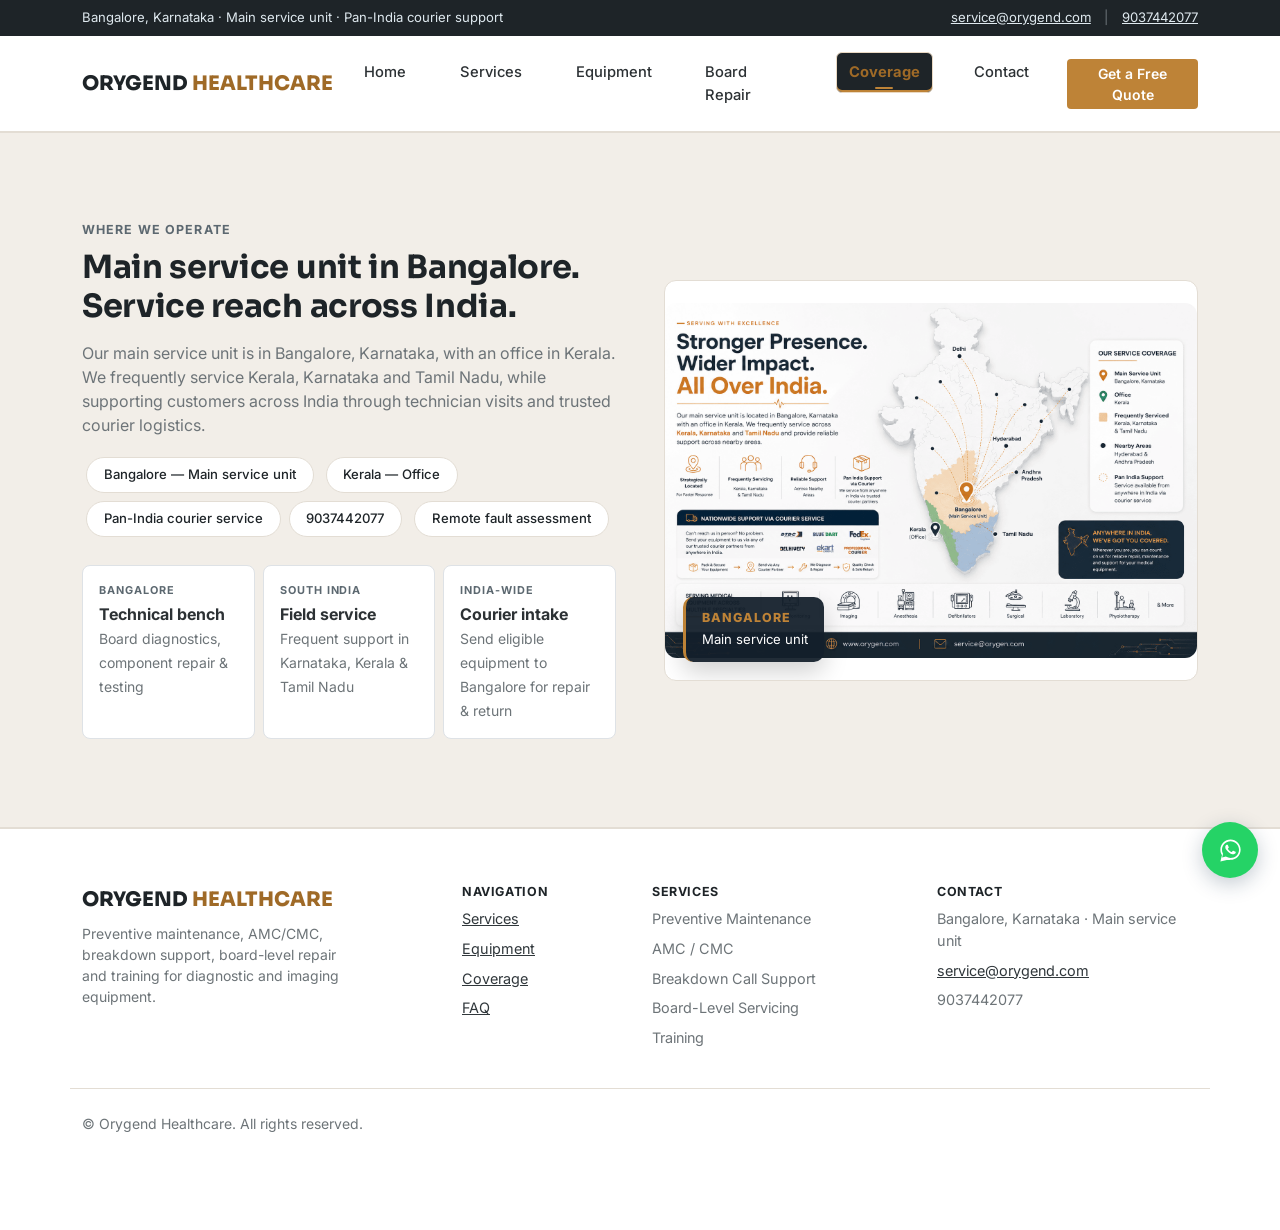
<file: coverage.html>
<!DOCTYPE html>
<html lang="en">
<head>
<meta charset="UTF-8">
<meta name="viewport" content="width=device-width, initial-scale=1.0">
<title>Biomedical Equipment Service Coverage | Orygend Healthcare</title>
<meta name="description" content="Biomedical equipment service coverage from Bangalore with pan-India courier-supported repair and field service coordination for hospitals and clinics.">
<link rel="preconnect" href="https://fonts.googleapis.com">
<link rel="preconnect" href="https://fonts.gstatic.com" crossorigin>
<link href="https://fonts.googleapis.com/css2?family=Sora:wght@500;600;700;800&family=Inter:wght@400;500;600;700&display=swap" rel="stylesheet">
<link href="https://cdnjs.cloudflare.com/ajax/libs/bootstrap/5.3.3/css/bootstrap.min.css" rel="stylesheet">
<style>
  :root{
    --bg:#f7f5f1;
    --surface:#ffffff;
    --surface-2:#f2eee8;
    --border:#e3ddd4;
    --navy:#1e2428;
    --navy-2:#30373b;
    --blue:#5c6870;
    --amber:#be8337;
    --amber-dark:#9f6a27;
    --teal:#5b746f;
    --text:#2c3134;
    --muted:#6d7478;
  }
  body{background:var(--bg);color:var(--text);font-family:'Inter',sans-serif;}
  h1,h2,h3,.display-font{font-family:'Sora',sans-serif;font-weight:700;letter-spacing:-0.01em;color:var(--navy);}
  .eyebrow{font-family:'Inter',sans-serif;font-weight:700;font-size:.78rem;letter-spacing:.09em;text-transform:uppercase;color:var(--blue);}
  a{color:var(--navy-2);}
  a:hover{color:var(--amber-dark);}
  .text-muted-c{color:var(--muted) !important;}

  /* top info bar */
  .info-bar{background:var(--navy);color:#dfe9ef;font-size:.82rem;padding:.5rem 0;}
  .info-bar a{color:#dfe9ef;}
  .info-bar .sep{opacity:.4;margin:0 .6rem;}

  /* navbar */
  .navbar{background:var(--surface);border-bottom:1px solid var(--border);}.navbar-brand{font-family:'Sora',sans-serif;font-weight:800;color:var(--navy) !important;font-size:1.25rem;}.navbar-brand span{color:var(--amber-dark);}.nav-link{color:var(--text) !important;font-size:.92rem;font-weight:500;}.nav-link:hover{color:var(--blue) !important;} .nav-link.active{color:var(--text)!important;font-weight:500!important;}.btn-amber{background:var(--amber);border:none;color:#fff;font-weight:600;}.hero{padding:4.5rem 0 4.5rem;background:linear-gradient(180deg,#fff 0%,#fbfaf8 100%);border-bottom:1px solid var(--border);}
  .hero h1{font-size:clamp(2.2rem,4.8vw,4rem);line-height:1.08;letter-spacing:-.035em;}
  .hero h1 em{font-style:normal;color:var(--amber);}
  .hero-badge{display:inline-flex;align-items:center;gap:.5rem;background:#f7f0e7;border:1px solid #ead9c3;padding:.42rem .9rem;border-radius:50rem;font-size:.76rem;color:var(--navy);font-weight:700;margin-bottom:1.35rem;letter-spacing:.02em;}
  .hero-badge .dot{width:7px;height:7px;border-radius:50%;background:var(--amber);}
  .hero-copy{padding-right:2rem;}
  .hero-media{position:relative;min-height:520px;display:flex;align-items:center;}
  .hero-media img{width:100%;height:auto;border-radius:18px;box-shadow:0 24px 60px rgba(30,36,40,.14);border:1px solid rgba(190,131,55,.24);}
  .hero-media::after{content:'';position:absolute;right:-14px;bottom:-14px;width:110px;height:110px;border-right:2px solid var(--amber);border-bottom:2px solid var(--amber);border-radius:0 0 18px 0;pointer-events:none;}
  .hero-proof{display:flex;gap:1.4rem;flex-wrap:wrap;margin-top:1.8rem;padding-top:1.3rem;border-top:1px solid var(--border);}
  .hero-proof div{font-size:.78rem;color:var(--muted);}
  .hero-proof strong{display:block;color:var(--navy);font-size:.9rem;margin-bottom:.15rem;}
  .hero-composite{padding:1.25rem 0 0;background:linear-gradient(180deg,#fff 0%,#f7f5f1 100%);border-bottom:0;}
  .hero-composite-frame{position:relative;max-width:1540px;margin:0 auto;overflow:hidden;border-radius:0 0 18px 18px;box-shadow:0 22px 55px rgba(30,36,40,.12);border:1px solid rgba(190,131,55,.2);}
  .hero-composite-frame img{display:block;width:100%;height:auto;}
  .hero-image-actions{position:absolute;left:4%;bottom:5.5%;display:flex;gap:.75rem;flex-wrap:wrap;}
  .hero-image-actions .btn-light{background:rgba(255,255,255,.94);border:1px solid rgba(30,36,40,.14);color:var(--navy);font-weight:600;}
  .hero-intro{padding:3.5rem 0;background:#fff;border-bottom:1px solid var(--border);}
  .hero-intro .hero-badge{margin-bottom:1rem;}
  .hero-intro h1{font-size:clamp(2rem,4vw,3.25rem);line-height:1.08;letter-spacing:-.035em;}
  .hero-intro h1 em{font-style:normal;color:var(--amber);}
  .hero-proof-panel{margin-top:0;padding:1.2rem 1.35rem;border:1px solid var(--border);border-radius:12px;background:var(--surface-2);gap:1rem;}
  .hero-proof-panel div{font-size:.76rem;}
  @media(max-width:767.98px){.hero-image-actions{left:5%;bottom:5%;}.hero-image-actions .btn{font-size:.78rem;padding:.55rem .8rem!important}.hero-intro{padding:2.5rem 0}.hero-proof-panel{margin-top:1rem}}

  /* trust strip */
  .trust-strip{background:var(--surface-2);border-bottom:1px solid var(--border);}
  .trust-item{display:flex;align-items:center;gap:.55rem;padding:1rem .5rem;justify-content:center;font-size:.85rem;color:var(--navy);font-weight:500;}
  .trust-item svg{flex:none;color:var(--teal);}

  .stat-strip{background:var(--navy);}
  .stat-strip .col{border-left:1px solid rgba(255,255,255,.12);padding:2rem 1rem;text-align:center;}
  .stat-strip .col:first-child{border-left:none;}
  .stat-num{font-family:'Sora',sans-serif;font-weight:700;font-size:1.7rem;color:#fff;}
  .stat-lbl{font-size:.78rem;color:#b9cbd8;margin-top:.3rem;letter-spacing:.03em;}

  .section{padding:5.5rem 0;}
  .section-head{max-width:660px;margin:0 auto 3.2rem;text-align:center;}
  .section-head p{color:var(--muted);}

  /* service cards */
  .svc-card{
    background:var(--surface);border:1px solid var(--border);border-radius:10px;height:100%;
    padding:1.9rem;transition:box-shadow .2s, transform .2s;
  }
  .svc-card:hover{box-shadow:0 10px 30px rgba(22,50,79,.08);transform:translateY(-2px);}
  .svc-card.featured{border-color:var(--amber);background:linear-gradient(180deg,#fff7ee,#ffffff);}
  .svc-icon{
    width:44px;height:44px;border-radius:8px;background:var(--surface-2);
    display:flex;align-items:center;justify-content:center;margin-bottom:1.1rem;color:var(--blue);
  }
  .featured .svc-icon{background:var(--amber);color:#fff;}
  .svc-tag{
    display:inline-block;font-size:.68rem;font-weight:700;letter-spacing:.06em;text-transform:uppercase;
    color:var(--amber-dark);background:#fdf0e2;padding:.2rem .55rem;border-radius:4px;margin-bottom:.8rem;
  }
  .svc-card h3{font-size:1.08rem;margin-bottom:.6rem;}
  .svc-card p{color:var(--muted);font-size:.92rem;margin-bottom:0;}

  /* showcase */
  .showcase{background:var(--surface-2);border-top:1px solid var(--border);border-bottom:1px solid var(--border);}
  .brand-chip{
    border:1px solid var(--border);background:var(--surface);color:var(--navy);
    padding:.45rem 1.05rem;font-size:.82rem;font-weight:500;border-radius:50rem;display:inline-block;margin:.25rem;
  }
  .equip-card{background:var(--surface);border:1px solid var(--border);border-radius:10px;height:100%;padding:1.7rem;}
  .equip-card .cat{color:var(--blue);font-size:.72rem;font-weight:700;letter-spacing:.06em;text-transform:uppercase;margin-bottom:.7rem;display:block;}
  .equip-card h3{font-size:1.02rem;margin-bottom:.5rem;}
  .equip-card p{color:var(--muted);font-size:.88rem;margin-bottom:.9rem;}
  .spec{
    font-size:.72rem;color:var(--navy);background:var(--surface-2);border:1px solid var(--border);
    padding:.22rem .55rem;border-radius:5px;display:inline-block;margin:.12rem;
  }

  /* spotlight */
  .spotlight-visual{
    aspect-ratio:4/3;border:1px solid var(--border);background:linear-gradient(160deg,var(--navy),var(--navy-2));
    border-radius:12px;display:flex;align-items:center;justify-content:center;
  }
  .spotlight-visual .chip{width:56%;aspect-ratio:1;border:2px solid var(--amber);border-radius:6px;position:relative;}
  .spotlight-visual .chip::before,.spotlight-visual .chip::after{content:'';position:absolute;background:var(--amber);}
  .spotlight-visual .chip::before{top:-14px;left:20%;width:2px;height:14px;}
  .spotlight-visual .chip::after{bottom:-14px;right:20%;width:2px;height:14px;}
  .spotlight-copy ul{list-style:none;padding:0;}
  .spotlight-copy li{padding:.65rem 0;border-top:1px solid var(--border);display:flex;justify-content:space-between;font-size:.9rem;}
  .spotlight-copy li span:first-child{color:var(--muted);}
  .spotlight-copy li span:last-child{font-weight:600;color:var(--navy);}

  /* testimonials */
  .testimonial{background:var(--surface);border:1px solid var(--border);border-radius:10px;padding:1.8rem;height:100%;}
  .testimonial .quote-mark{font-family:'Sora',sans-serif;font-size:2.2rem;color:var(--amber);line-height:1;display:block;margin-bottom:.4rem;}
  .testimonial p.body-text{color:var(--text);font-size:.93rem;margin-bottom:1.1rem;}
  .testimonial .who{font-size:.8rem;color:var(--muted);border-top:1px solid var(--border);padding-top:.85rem;}
  .testimonial .who strong{color:var(--navy);display:block;}
  
  /* process */
  .step{background:var(--surface);border:1px solid var(--border);border-radius:10px;padding:1.6rem;height:100%;}
  .step .idx{font-family:'Sora',sans-serif;font-weight:700;color:var(--amber-dark);font-size:.85rem;}

  /* coverage */
  .coverage{background:var(--surface-2);border-top:1px solid var(--border);border-bottom:1px solid var(--border);}
  .coverage-visual{
    aspect-ratio:4/3;border:1px solid var(--border);background:var(--surface);border-radius:12px;
    display:flex;align-items:center;justify-content:center;position:relative;
  }

  /* accordion */
  .accordion-item{background:var(--surface);border:1px solid var(--border);border-radius:8px !important;margin-bottom:.6rem;overflow:hidden;}
  .accordion-button{background:var(--surface);color:var(--navy);font-weight:600;box-shadow:none;padding:1.1rem 1.2rem;}
  .accordion-button:not(.collapsed){background:var(--surface-2);color:var(--blue);box-shadow:none;}
  .accordion-body{color:var(--muted);padding:0 1.2rem 1.1rem;font-size:.92rem;}

  /* quote form */
  .quote-section{background:var(--surface);border-top:1px solid var(--border);border-bottom:1px solid var(--border);}
  .form-control-c, select.form-control-c{
    background:var(--surface);border:1px solid var(--border);color:var(--text);
    padding:.7rem .9rem;border-radius:7px;
  }
  .form-control-c:focus, select.form-control-c:focus{
    border-color:var(--blue);box-shadow:0 0 0 .2rem rgba(31,111,139,.12);
  }
  .form-label-c{font-size:.8rem;color:var(--navy);margin-bottom:.4rem;font-weight:600;}
  .form-note{font-size:.78rem;color:var(--muted);margin-top:1rem;}

  .cta-section{
    background:linear-gradient(160deg,var(--navy),var(--navy-2));color:#fff;
  }
  .cta-section h2{color:#fff;}
  .cta-section .text-muted-c{color:#c3d3de !important;}

  footer{padding:3.5rem 0 6rem;background:var(--surface);border-top:1px solid var(--border);}
  footer h6{color:var(--navy);font-weight:700;font-size:.78rem;letter-spacing:.05em;text-transform:uppercase;}
  footer ul{list-style:none;padding:0;}
  footer li{margin-bottom:.5rem;font-size:.9rem;color:var(--muted);}
  
  .float-whatsapp{
    position:fixed;bottom:22px;right:22px;z-index:1000;
    background:#25D366;color:#fff;width:56px;height:56px;border-radius:50%;
    display:flex;align-items:center;justify-content:center;
    box-shadow:0 6px 20px rgba(22,50,79,.25);
    transition:transform .2s;
  }
  .float-whatsapp:hover{transform:scale(1.07);color:#fff;}
  .float-whatsapp svg{width:27px;height:27px;}

  @media (max-width:767px){
    .float-whatsapp{bottom:16px;right:16px;width:50px;height:50px;}
    .info-bar{display:none;}
  }
</style>

<style>
.coverage-badge{position:absolute;left:18px;bottom:18px;background:rgba(20,31,43,.94);color:#fff;padding:12px 16px;border-left:3px solid #be8337;border-radius:10px;box-shadow:0 10px 24px rgba(0,0,0,.18)}
.coverage-badge span{display:block;font-weight:800;letter-spacing:.08em;font-size:.78rem;color:#be8337}
.coverage-badge small{display:block;margin-top:2px;font-size:.82rem}
</style>


<link rel="canonical" href="https://orygend.com/coverage.html">
<meta name="robots" content="index, follow, max-image-preview:large, max-snippet:-1, max-video-preview:-1">
<meta property="og:type" content="website">
<meta property="og:title" content="Biomedical Equipment Service Coverage | Orygend Healthcare">
<meta property="og:description" content="Biomedical equipment service coverage from Bangalore with pan-India courier-supported repair and field service coordination for hospitals and clinics.">
<meta property="og:url" content="https://orygend.com/coverage.html">
<meta property="og:site_name" content="Orygend Healthcare">
<meta name="twitter:card" content="summary">
<meta name="twitter:title" content="Biomedical Equipment Service Coverage | Orygend Healthcare">
<meta name="twitter:description" content="Biomedical equipment service coverage from Bangalore with pan-India courier-supported repair and field service coordination for hospitals and clinics.">
<script type="application/ld+json">{"@context":"https://schema.org","@type":"Organization","name":"Orygend Healthcare","url":"https://orygend.com/","email":"service@orygend.com","telephone":"+91-9037442077","areaServed":"IN","description":"Biomedical equipment service coverage from Bangalore with pan-India courier-supported repair and field service coordination for hospitals and clinics."}</script>
<style id="active-nav-v2">
.navbar .nav-link.active{background:var(--navy) !important;color:#fff !important;border-radius:6px !important;font-weight:700 !important;}
.navbar .nav-link.active:hover{background:var(--navy-2) !important;color:#fff !important;}
</style>
<style id="nav-active-highlight">
.navbar .nav-link{position:relative;margin:0 .12rem;padding:.55rem .75rem !important;border:1px solid transparent;border-radius:7px;transition:background-color .2s ease,color .2s ease,border-color .2s ease,box-shadow .2s ease;}
.navbar .nav-link:hover{background:#f7f0e7;color:var(--amber-dark) !important;border-color:#ead9c3;}
.navbar .nav-link.active{background:#f7f0e7;color:var(--amber-dark) !important;border-color:#ead9c3;font-weight:700;box-shadow:inset 0 -2px 0 var(--amber);}
.navbar .nav-link.active::after{content:'';position:absolute;left:50%;bottom:3px;width:18px;height:2px;transform:translateX(-50%);background:var(--amber);border-radius:2px;}
@media(max-width:991.98px){.navbar .nav-link{margin:.12rem 0;}.navbar .nav-link.active::after{left:.75rem;transform:none;width:18px;}}
</style>
</head>
<body>
<div class="info-bar">
  <div class="container d-flex justify-content-center justify-content-md-between flex-wrap">
    <div class="d-none d-md-block">Bangalore, Karnataka &middot; Main service unit &middot; Pan-India courier support</div>
    <div>
      <a href="mailto:service@orygend.com">service@orygend.com</a>
      <span class="sep">|</span>
      <a href="tel:+919037442077">9037442077</a>
    </div>
  </div>
</div>

<nav class="navbar navbar-expand-lg sticky-top py-3">
  <div class="container">
    <a class="navbar-brand" href="index.html">ORYGEND <span>HEALTHCARE</span></a>
    <button class="navbar-toggler" type="button" data-bs-toggle="collapse" data-bs-target="#navMenu" aria-controls="navMenu" aria-expanded="false" aria-label="Toggle navigation">
      <span class="navbar-toggler-icon"></span>
    </button>
    <div class="collapse navbar-collapse" id="navMenu">
      <ul class="navbar-nav ms-auto me-4 gap-lg-4">
        <li class="nav-item"><a class="nav-link" href="index.html">Home</a></li>
        <li class="nav-item"><a class="nav-link" href="services.html">Services</a></li>
        <li class="nav-item"><a class="nav-link" href="equipment.html">Equipment</a></li>
        <li class="nav-item"><a class="nav-link" href="board-repair.html">Board Repair</a></li>
        <li class="nav-item"><a class="nav-link" href="coverage.html">Coverage</a></li>
        
        <li class="nav-item"><a class="nav-link" href="contact.html">Contact</a></li>
      </ul>
      <a href="contact.html" class="btn btn-amber btn-sm">Get a Free Quote</a>
    </div>
  </div>
</nav>


<section class="section coverage" id="coverage">
  <div class="container">
    <div class="row align-items-center g-5">
      <div class="col-md-6">
        <div class="eyebrow mb-2">Where we operate</div>
        <h2 class="mb-3">Main service unit in Bangalore. Service reach across India.</h2>
        <p class="text-muted-c mb-3">Our main service unit is in Bangalore, Karnataka, with an office in Kerala. We frequently service Kerala, Karnataka and Tamil Nadu, while supporting customers across India through technician visits and trusted courier logistics.</p>
        <span class="brand-chip">Bangalore &mdash; Main service unit</span>
        <span class="brand-chip">Kerala &mdash; Office</span>
        <span class="brand-chip">Pan-India courier service</span><span class="brand-chip">9037442077</span>
        <span class="brand-chip">Remote fault assessment</span>
        <div class="row g-2 mt-3">
          <div class="col-sm-4"><div class="p-3 rounded-3 border bg-white h-100"><div class="eyebrow mb-1" style="font-size:.68rem;">Bangalore</div><strong class="d-block">Technical bench</strong><small class="text-muted-c">Board diagnostics, component repair &amp; testing</small></div></div>
          <div class="col-sm-4"><div class="p-3 rounded-3 border bg-white h-100"><div class="eyebrow mb-1" style="font-size:.68rem;">South India</div><strong class="d-block">Field service</strong><small class="text-muted-c">Frequent support in Karnataka, Kerala &amp; Tamil Nadu</small></div></div>
          <div class="col-sm-4"><div class="p-3 rounded-3 border bg-white h-100"><div class="eyebrow mb-1" style="font-size:.68rem;">India-wide</div><strong class="d-block">Courier intake</strong><small class="text-muted-c">Send eligible equipment to Bangalore for repair &amp; return</small></div></div>
        </div>
      </div>
      <div class="col-md-6">
        <div class="coverage-visual p-0 overflow-hidden position-relative">
          <img src="assets/all-india-service-coverage.png" alt="All-India medical equipment service coverage showing Bangalore as the main service unit, Kerala office, frequent South India service and courier-supported pan-India support" style="width:100%;height:auto;display:block;border-radius:12px;">
          <div class="coverage-badge"><span>BANGALORE</span><small>Main service unit</small></div>
        </div>
      </div>
    </div>
  </div>
</section>
<footer>
  <div class="container">
    <div class="row gy-4 pb-4 mb-4" style="border-bottom:1px solid var(--border);">
      <div class="col-md-4">
        <div class="navbar-brand d-block mb-2">ORYGEND <span>HEALTHCARE</span></div>
        <p class="text-muted-c small" style="max-width:280px;">Preventive maintenance, AMC/CMC, breakdown support, board-level repair and training for diagnostic and imaging equipment.</p>
      </div>
      <div class="col-6 col-md-2">
        <h6>Navigation</h6>
        <ul>
          <li><a href="services.html">Services</a></li>
          <li><a href="equipment.html">Equipment</a></li>
          <li><a href="coverage.html">Coverage</a></li>
          <li><a href="faq.html">FAQ</a></li>
        </ul>
      </div>
      <div class="col-6 col-md-3">
        <h6>Services</h6>
        <ul>
          <li>Preventive Maintenance</li>
          <li>AMC / CMC</li>
          <li>Breakdown Call Support</li>
          <li>Board-Level Servicing</li>
          <li>Training</li>
        </ul>
      </div>
      <div class="col-6 col-md-3">
        <h6>Contact</h6>
        <ul>
          <li>Bangalore, Karnataka · Main service unit</li>
          <li><a href="mailto:service@orygend.com">service@orygend.com</a></li>
          <li>9037442077</li>
        </ul>
      </div>
    </div>
    <div class="d-flex justify-content-between flex-wrap gap-2 small text-muted-c">
      <span>&copy; Orygend Healthcare. All rights reserved.</span>
    </div>
  </div>
</footer>
<a href="https://wa.me/919037442077" class="float-whatsapp" aria-label="Chat on WhatsApp" title="Chat on WhatsApp">
  <svg viewBox="0 0 32 32" fill="currentColor"><path d="M16.001 3C9.373 3 4 8.373 4 15c0 2.386.7 4.607 1.907 6.473L4 29l7.72-1.867A11.94 11.94 0 0 0 16.001 27C22.628 27 28 21.627 28 15S22.628 3 16.001 3zm0 21.818a9.78 9.78 0 0 1-4.99-1.365l-.358-.213-4.583 1.108 1.127-4.47-.234-.367A9.77 9.77 0 0 1 5.909 15c0-5.57 4.522-10.09 10.092-10.09S26.093 9.43 26.093 15 21.572 24.818 16.001 24.818zm5.55-7.55c-.304-.152-1.797-.887-2.076-.988-.279-.101-.482-.152-.685.152-.203.304-.786.988-.964 1.19-.177.203-.355.228-.658.076-.304-.152-1.283-.473-2.444-1.51-.903-.806-1.513-1.8-1.69-2.104-.178-.304-.019-.468.133-.62.137-.136.304-.355.456-.532.152-.178.203-.304.304-.507.101-.203.05-.38-.025-.532-.076-.152-.685-1.652-.939-2.263-.247-.594-.499-.514-.685-.524-.177-.009-.38-.011-.583-.011-.203 0-.532.076-.81.38-.279.304-1.064 1.04-1.064 2.54 0 1.5 1.09 2.948 1.242 3.15.152.203 2.146 3.277 5.2 4.594.727.314 1.294.501 1.737.641.729.232 1.393.199 1.918.121.585-.087 1.797-.735 2.05-1.444.254-.71.254-1.317.178-1.444-.076-.127-.279-.203-.583-.355z"/></svg>
</a>
<script src="https://cdnjs.cloudflare.com/ajax/libs/bootstrap/5.3.3/js/bootstrap.bundle.min.js"></script>
<script id="active-nav-script-v2">
document.addEventListener('DOMContentLoaded', function(){
  var page=(location.pathname.split('/').pop()||'index.html').toLowerCase();
  if(page==='') page='index.html';
  document.querySelectorAll('.navbar .nav-link').forEach(function(a){
    var h=(a.getAttribute('href')||'').split('#')[0].split('?')[0];
    var target=(h.split('/').pop()||'index.html').toLowerCase();
    if(target==='') target='index.html';
    if(target===page){a.classList.add('active');a.setAttribute('aria-current','page');}
    else {a.classList.remove('active');a.removeAttribute('aria-current');}
  });
});
</script>
<script id="nav-active-script">
document.addEventListener('DOMContentLoaded', function () {
  const current = (window.location.pathname.split('/').pop() || 'index.html').toLowerCase();
  document.querySelectorAll('.navbar .nav-link').forEach(function (link) {
    const href = (link.getAttribute('href') || '').split('#')[0].split('?')[0];
    const target = (href.split('/').pop() || 'index.html').toLowerCase();
    const isHome = (current === '' || current === 'index.html') && (target === '' || target === 'index.html');
    if (isHome || target === current) {
      link.classList.add('active');
      link.setAttribute('aria-current', 'page');
    }
  });
});
</script>
</body>
</html>
</file>
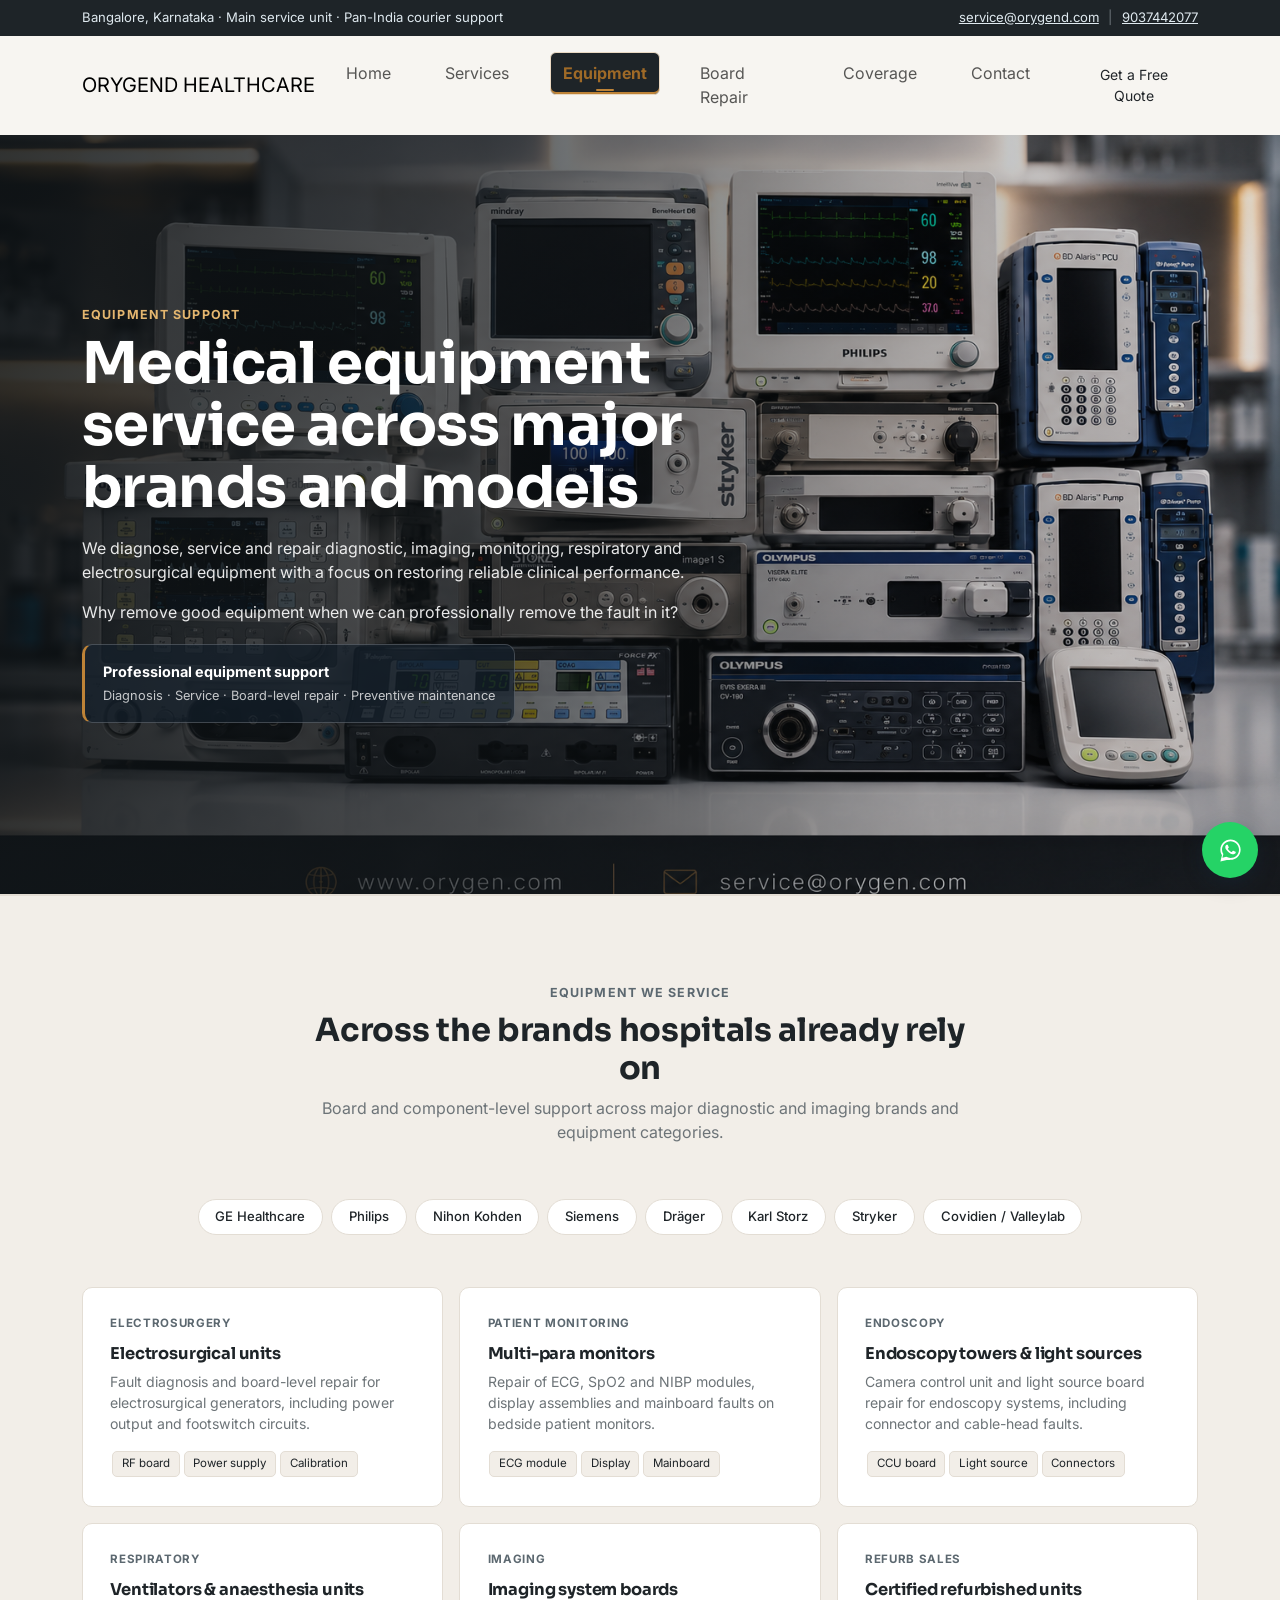
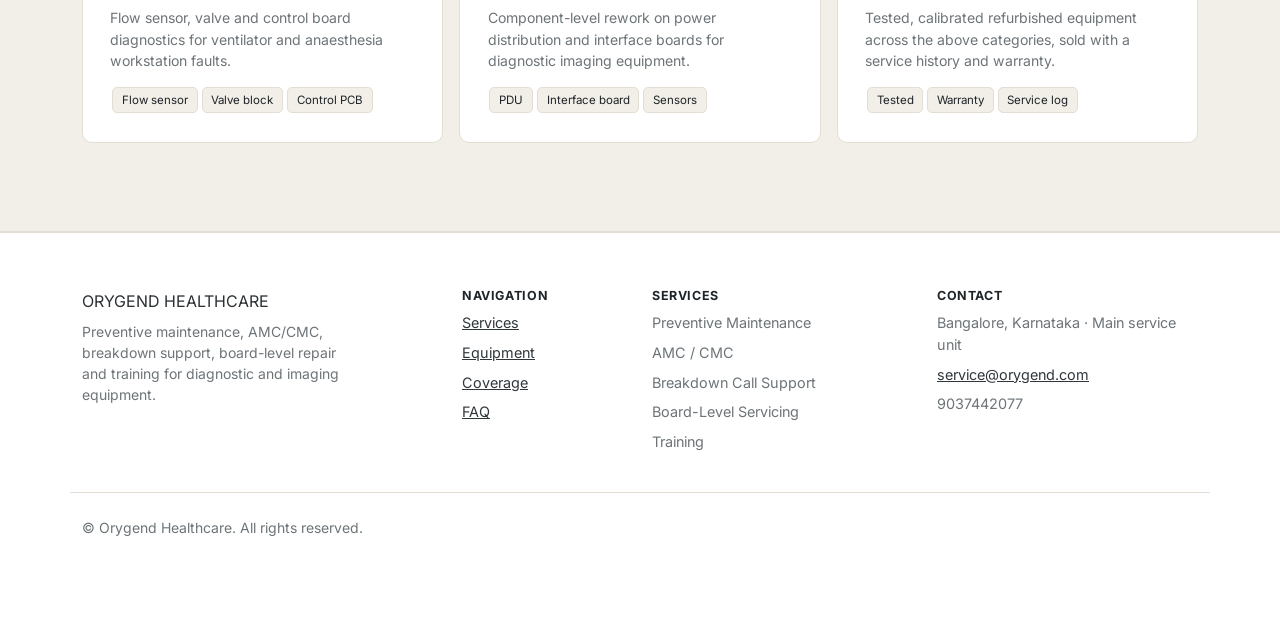
<file: equipment.html>
<!DOCTYPE html>
<html lang="en">
<head>
<meta charset="UTF-8">
<meta name="viewport" content="width=device-width, initial-scale=1.0">
<title>Medical Equipment We Service | Orygend Healthcare</title>
<meta name="description" content="Biomedical equipment service and repair for patient monitors, electrosurgical units, endoscopy, respiratory and imaging equipment from leading medical equipment brands.">
<link rel="preconnect" href="https://fonts.googleapis.com">
<link rel="preconnect" href="https://fonts.gstatic.com" crossorigin>
<link href="https://fonts.googleapis.com/css2?family=Sora:wght@500;600;700;800&family=Inter:wght@400;500;600;700&display=swap" rel="stylesheet">
<link href="https://cdnjs.cloudflare.com/ajax/libs/bootstrap/5.3.3/css/bootstrap.min.css" rel="stylesheet">
<style>
:root{--bg:#f7f5f1;--surface:#fff;--surface-2:#f2eee8;--border:#e3ddd4;--navy:#1e2428;--navy-2:#30373b;--blue:#5c6870;--amber:#be8337;--amber-dark:#9f6a27;--teal:#5b746f;--text:#2c3134;--muted:#6d7478}
body{background:var(--bg);color:var(--text);font-family:'Inter',sans-serif}h1,h2,h3,.display-font{font-family:'Sora',sans-serif;font-weight:700;letter-spacing:-.01em;color:var(--navy)}.eyebrow{font-family:'Inter',sans-serif;font-weight:700;font-size:.78rem;letter-spacing:.09em;text-transform:uppercase;color:var(--blue)}a{color:var(--navy-2)}a:hover{color:var(--amber-dark)}.text-muted-c{color:var(--muted)!important}
.info-bar{background:var(--navy);color:#dfe9ef;font-size:.82rem;padding:.5rem 0}.info-bar a{color:#dfe9ef}.info-bar .sep{opacity:.4;margin:0 .6rem}
undefined.hero{padding:4.5rem 0;background:linear-gradient(180deg,#fff 0%,#fbfaf8 100%);border-bottom:1px solid var(--border)}.hero h1{font-size:clamp(2.2rem,4.8vw,4rem);line-height:1.08;letter-spacing:-.035em}.hero h1 em{font-style:normal;color:var(--amber)}.hero-badge{display:inline-flex;align-items:center;gap:.5rem;background:#f7f0e7;border:1px solid #ead9c3;padding:.42rem .9rem;border-radius:50rem;font-size:.76rem;color:var(--navy);font-weight:700;margin-bottom:1.35rem;letter-spacing:.02em}.hero-badge .dot{width:7px;height:7px;border-radius:50%;background:var(--amber)}.hero-copy{padding-right:2rem}.hero-media{position:relative;min-height:520px;display:flex;align-items:center}.hero-media img{width:100%;height:auto;border-radius:18px;box-shadow:0 24px 60px rgba(30,36,40,.14);border:1px solid rgba(190,131,55,.24)}.hero-media::after{content:'';position:absolute;right:-14px;bottom:-14px;width:110px;height:110px;border-right:2px solid var(--amber);border-bottom:2px solid var(--amber);border-radius:0 0 18px 0;pointer-events:none}.hero-proof{display:flex;gap:1.4rem;flex-wrap:wrap;margin-top:1.8rem;padding-top:1.3rem;border-top:1px solid var(--border)}.hero-proof div{font-size:.78rem;color:var(--muted)}.hero-proof strong{display:block;color:var(--navy);font-size:.9rem;margin-bottom:.15rem}.hero-composite{padding:1.25rem 0 0;background:linear-gradient(180deg,#fff 0%,#f7f5f1 100%);border-bottom:0}.hero-composite-frame{position:relative;max-width:1540px;margin:0 auto;overflow:hidden;border-radius:0 0 18px 18px;box-shadow:0 22px 55px rgba(30,36,40,.12);border:1px solid rgba(190,131,55,.2)}.hero-composite-frame img{display:block;width:100%;height:auto}.hero-image-actions{position:absolute;left:4%;bottom:5.5%;display:flex;gap:.75rem;flex-wrap:wrap}.hero-image-actions .btn-light{background:rgba(255,255,255,.94);border:1px solid rgba(30,36,40,.14);color:var(--navy);font-weight:600}.hero-intro{padding:3.5rem 0;background:#fff;border-bottom:1px solid var(--border)}.hero-intro .hero-badge{margin-bottom:1rem}.hero-intro h1{font-size:clamp(2rem,4vw,3.25rem);line-height:1.08;letter-spacing:-.035em}.hero-intro h1 em{font-style:normal;color:var(--amber)}.hero-proof-panel{margin-top:0;padding:1.2rem 1.35rem;border:1px solid var(--border);border-radius:12px;background:var(--surface-2);gap:1rem}.hero-proof-panel div{font-size:.76rem}
.trust-strip{background:var(--surface-2);border-bottom:1px solid var(--border)}.trust-item{display:flex;align-items:center;gap:.55rem;padding:1rem .5rem;justify-content:center;font-size:.85rem;color:var(--navy);font-weight:500}.trust-item svg{flex:none;color:var(--teal)}.stat-strip{background:var(--navy)}.stat-strip .col{border-left:1px solid rgba(255,255,255,.12);padding:2rem 1rem;text-align:center}.stat-strip .col:first-child{border-left:none}.stat-num{font-family:'Sora',sans-serif;font-weight:700;font-size:1.7rem;color:#fff}.stat-lbl{font-size:.78rem;color:#b9cbd8;margin-top:.3rem;letter-spacing:.03em}
.section{padding:5.5rem 0}.section-head{max-width:660px;margin:0 auto 3.2rem;text-align:center}.section-head p{color:var(--muted)}
.svc-card{background:var(--surface);border:1px solid var(--border);border-radius:10px;height:100%;padding:1.9rem;transition:box-shadow .2s,transform .2s}.svc-card:hover{box-shadow:0 10px 30px rgba(22,50,79,.08);transform:translateY(-2px)}.svc-card.featured{border-color:var(--amber);background:linear-gradient(180deg,#fff7ee,#fff)}.svc-icon{width:44px;height:44px;border-radius:8px;background:var(--surface-2);display:flex;align-items:center;justify-content:center;margin-bottom:1.1rem;color:var(--blue)}.featured .svc-icon{background:var(--amber);color:#fff}.svc-tag{display:inline-block;font-size:.68rem;font-weight:700;letter-spacing:.06em;text-transform:uppercase;color:var(--amber-dark);background:#fdf0e2;padding:.2rem .55rem;border-radius:4px;margin-bottom:.8rem}.svc-card h3{font-size:1.08rem;margin-bottom:.6rem}.svc-card p{color:var(--muted);font-size:.92rem;margin-bottom:0}
.showcase{background:var(--surface-2);border-top:1px solid var(--border);border-bottom:1px solid var(--border)}.brand-chip{border:1px solid var(--border);background:var(--surface);color:var(--navy);padding:.45rem 1.05rem;font-size:.82rem;font-weight:500;border-radius:50rem;display:inline-block;margin:.25rem}.equip-card{background:var(--surface);border:1px solid var(--border);border-radius:10px;height:100%;padding:1.7rem}.equip-card .cat{color:var(--blue);font-size:.72rem;font-weight:700;letter-spacing:.06em;text-transform:uppercase;margin-bottom:.7rem;display:block}.equip-card h3{font-size:1.02rem;margin-bottom:.5rem}.equip-card p{color:var(--muted);font-size:.88rem;margin-bottom:.9rem}.spec{font-size:.72rem;color:var(--navy);background:var(--surface-2);border:1px solid var(--border);padding:.22rem .55rem;border-radius:5px;display:inline-block;margin:.12rem}
.spotlight-visual{aspect-ratio:4/3;border:1px solid var(--border);background:linear-gradient(160deg,var(--navy),var(--navy-2));border-radius:12px;display:flex;align-items:center;justify-content:center}.spotlight-visual .chip{width:56%;aspect-ratio:1;border:2px solid var(--amber);border-radius:6px;position:relative}.spotlight-visual .chip:before,.spotlight-visual .chip:after{content:'';position:absolute;background:var(--amber)}.spotlight-visual .chip:before{top:-14px;left:20%;width:2px;height:14px}.spotlight-visual .chip:after{bottom:-14px;right:20%;width:2px;height:14px}.spotlight-copy ul{list-style:none;padding:0}.spotlight-copy li{padding:.65rem 0;border-top:1px solid var(--border);display:flex;justify-content:space-between;font-size:.9rem}.spotlight-copy li span:first-child{color:var(--muted)}.spotlight-copy li span:last-child{font-weight:600;color:var(--navy)}
.testimonial{background:var(--surface);border:1px solid var(--border);border-radius:10px;padding:1.8rem;height:100%}.testimonial .quote-mark{font-family:'Sora',sans-serif;font-size:2.2rem;color:var(--amber);line-height:1;display:block;margin-bottom:.4rem}.testimonial p.body-text{color:var(--text);font-size:.93rem;margin-bottom:1.1rem}.testimonial .who{font-size:.8rem;color:var(--muted);border-top:1px solid var(--border);padding-top:.85rem}.testimonial .who strong{color:var(--navy);display:block}.step{background:var(--surface);border:1px solid var(--border);border-radius:10px;padding:1.6rem;height:100%}.step .idx{font-family:'Sora',sans-serif;font-weight:700;color:var(--amber-dark);font-size:.85rem}
.coverage{background:var(--surface-2);border-top:1px solid var(--border);border-bottom:1px solid var(--border)}.coverage-visual{aspect-ratio:4/3;border:1px solid var(--border);background:var(--surface);border-radius:12px;display:flex;align-items:center;justify-content:center;position:relative}.accordion-item{background:var(--surface);border:1px solid var(--border);border-radius:8px!important;margin-bottom:.6rem;overflow:hidden}.accordion-button{background:var(--surface);color:var(--navy);font-weight:600;box-shadow:none;padding:1.1rem 1.2rem}.accordion-button:not(.collapsed){background:var(--surface-2);color:var(--blue);box-shadow:none}.accordion-body{color:var(--muted);padding:0 1.2rem 1.1rem;font-size:.92rem}
.quote-section{background:var(--surface);border-top:1px solid var(--border);border-bottom:1px solid var(--border)}.form-control-c,select.form-control-c{background:var(--surface);border:1px solid var(--border);color:var(--text);padding:.7rem .9rem;border-radius:7px}.form-control-c:focus,select.form-control-c:focus{border-color:var(--blue);box-shadow:0 0 0 .2rem rgba(31,111,139,.12)}.form-label-c{font-size:.8rem;color:var(--navy);margin-bottom:.4rem;font-weight:600}.form-note{font-size:.78rem;color:var(--muted);margin-top:1rem}.cta-section{background:linear-gradient(160deg,var(--navy),var(--navy-2));color:#fff}.cta-section h2{color:#fff}.cta-section .text-muted-c{color:#c3d3de!important}
footer{padding:3.5rem 0 6rem;background:var(--surface);border-top:1px solid var(--border)}footer h6{color:var(--navy);font-weight:700;font-size:.78rem;letter-spacing:.05em;text-transform:uppercase}footer ul{list-style:none;padding:0}footer li{margin-bottom:.5rem;font-size:.9rem;color:var(--muted)}.float-whatsapp{position:fixed;bottom:22px;right:22px;z-index:1000;background:#25D366;color:#fff;width:56px;height:56px;border-radius:50%;display:flex;align-items:center;justify-content:center;box-shadow:0 6px 20px rgba(22,50,79,.25);transition:transform .2s}.float-whatsapp:hover{transform:scale(1.07);color:#fff}.float-whatsapp svg{width:27px;height:27px}
.coverage-badge{position:absolute;left:18px;bottom:18px;background:rgba(20,31,43,.94);color:#fff;padding:12px 16px;border-left:3px solid #be8337;border-radius:10px;box-shadow:0 10px 24px rgba(0,0,0,.18)}.coverage-badge span{display:block;font-weight:800;letter-spacing:.08em;font-size:.78rem;color:#be8337}.coverage-badge small{display:block;margin-top:2px;font-size:.82rem}
/* Equipment hero */
.equipment-hero{position:relative;min-height:clamp(520px,62vw,760px);display:flex;align-items:center;overflow:hidden;border-bottom:1px solid var(--border);background:#151a1d}.equipment-hero-image{position:absolute;inset:0;width:100%;height:100%!important;object-fit:cover!important;border-radius:0!important;box-shadow:none!important;border:0!important}.equipment-hero:after{content:'';position:absolute;inset:0;background:linear-gradient(90deg,rgba(15,20,23,.86) 0%,rgba(15,20,23,.68) 38%,rgba(15,20,23,.28) 72%,rgba(15,20,23,.12) 100%);pointer-events:none}.equipment-hero-content{position:relative;z-index:2;max-width:700px;padding:3.5rem 0;color:#fff}.equipment-hero-content h1{color:#fff!important;font-size:clamp(2rem,4.5vw,3.8rem);line-height:1.08}.equipment-hero-content .eyebrow{color:#e4b66f}.equipment-hero-content p{color:rgba(255,255,255,.9);font-size:1rem;max-width:640px}.equipment-hero-panel{display:inline-block;margin-top:1.25rem;padding:1rem 1.15rem;background:rgba(20,31,43,.68);border:1px solid rgba(255,255,255,.2);border-left:3px solid var(--amber);border-radius:10px;color:#fff}.equipment-hero-panel strong{display:block;font-size:.9rem}.equipment-hero-panel span{font-size:.8rem;color:rgba(255,255,255,.75)}
@media(max-width:991.98px){.navbar .nav-link{margin:.1rem 0;padding:.72rem .2rem!important}.navbar .nav-link:after{left:.2rem;right:auto;width:24px;bottom:.35rem}.equipment-hero{min-height:600px}.equipment-hero:after{background:linear-gradient(90deg,rgba(15,20,23,.88),rgba(15,20,23,.62))}}
@media(max-width:767px){.float-whatsapp{bottom:16px;right:16px;width:50px;height:50px}.info-bar{display:none}.equipment-hero{min-height:560px}.equipment-hero-content{padding:2.5rem 0}.equipment-hero-content h1{font-size:clamp(2rem,9vw,3rem)}}
</style>


<link rel="canonical" href="https://orygend.com/equipment.html">
<meta name="robots" content="index, follow, max-image-preview:large, max-snippet:-1, max-video-preview:-1">
<meta property="og:type" content="website">
<meta property="og:title" content="Medical Equipment We Service | Orygend Healthcare">
<meta property="og:description" content="Biomedical equipment service and repair for patient monitors, electrosurgical units, endoscopy, respiratory and imaging equipment from leading medical equipment brands.">
<meta property="og:url" content="https://orygend.com/equipment.html">
<meta property="og:site_name" content="Orygend Healthcare">
<meta name="twitter:card" content="summary">
<meta name="twitter:title" content="Medical Equipment We Service | Orygend Healthcare">
<meta name="twitter:description" content="Biomedical equipment service and repair for patient monitors, electrosurgical units, endoscopy, respiratory and imaging equipment from leading medical equipment brands.">
<script type="application/ld+json">{"@context":"https://schema.org","@type":"Organization","name":"Orygend Healthcare","url":"https://orygend.com/","email":"service@orygend.com","telephone":"+91-9037442077","areaServed":"IN","description":"Biomedical equipment service and repair for patient monitors, electrosurgical units, endoscopy, respiratory and imaging equipment from leading medical equipment brands."}</script>
<style id="active-nav-v2">
.navbar .nav-link.active{background:var(--navy) !important;color:#fff !important;border-radius:6px !important;font-weight:700 !important;}
.navbar .nav-link.active:hover{background:var(--navy-2) !important;color:#fff !important;}
</style>
<style id="nav-active-highlight">
.navbar .nav-link{position:relative;margin:0 .12rem;padding:.55rem .75rem !important;border:1px solid transparent;border-radius:7px;transition:background-color .2s ease,color .2s ease,border-color .2s ease,box-shadow .2s ease;}
.navbar .nav-link:hover{background:#f7f0e7;color:var(--amber-dark) !important;border-color:#ead9c3;}
.navbar .nav-link.active{background:#f7f0e7;color:var(--amber-dark) !important;border-color:#ead9c3;font-weight:700;box-shadow:inset 0 -2px 0 var(--amber);}
.navbar .nav-link.active::after{content:'';position:absolute;left:50%;bottom:3px;width:18px;height:2px;transform:translateX(-50%);background:var(--amber);border-radius:2px;}
@media(max-width:991.98px){.navbar .nav-link{margin:.12rem 0;}.navbar .nav-link.active::after{left:.75rem;transform:none;width:18px;}}
</style>
</head>
<body>
<div class="info-bar"><div class="container d-flex justify-content-center justify-content-md-between flex-wrap"><div class="d-none d-md-block">Bangalore, Karnataka &middot; Main service unit &middot; Pan-India courier support</div><div><a href="mailto:service@orygend.com">service@orygend.com</a><span class="sep">|</span><a href="tel:+919037442077">9037442077</a></div></div></div>
<nav class="navbar navbar-expand-lg sticky-top py-3"><div class="container"><a class="navbar-brand" href="index.html">ORYGEND <span>HEALTHCARE</span></a><button class="navbar-toggler" type="button" data-bs-toggle="collapse" data-bs-target="#navMenu" aria-controls="navMenu" aria-expanded="false" aria-label="Toggle navigation"><span class="navbar-toggler-icon"></span></button><div class="collapse navbar-collapse" id="navMenu"><ul class="navbar-nav ms-auto me-4 gap-lg-4"><li class="nav-item"><a class="nav-link" href="index.html">Home</a></li><li class="nav-item"><a class="nav-link" href="services.html">Services</a></li><li class="nav-item"><a class="nav-link" href="equipment.html">Equipment</a></li><li class="nav-item"><a class="nav-link" href="board-repair.html">Board Repair</a></li><li class="nav-item"><a class="nav-link" href="coverage.html">Coverage</a></li><li class="nav-item"><a class="nav-link" href="contact.html">Contact</a></li></ul><a href="contact.html" class="btn btn-amber btn-sm">Get a Free Quote</a></div></div></nav>
<section class="equipment-hero"><img class="equipment-hero-image" src="assets/equipment-hero.png" alt="Biomedical equipment service and board-level repair"><div class="container"><div class="equipment-hero-content"><div class="eyebrow mb-2">Equipment support</div><h1 class="mb-3">Medical equipment service across major brands and models</h1><p>We diagnose, service and repair diagnostic, imaging, monitoring, respiratory and electrosurgical equipment with a focus on restoring reliable clinical performance.</p><p class="mb-0">Why remove good equipment when we can professionally remove the fault in it?</p><div class="equipment-hero-panel"><strong>Professional equipment support</strong><span>Diagnosis · Service · Board-level repair · Preventive maintenance</span></div></div></div></section>
<section class="section showcase" id="equipment"><div class="container"><div class="section-head"><div class="eyebrow mb-2">Equipment we service</div><h2 class="mb-2">Across the brands hospitals already rely on</h2><p>Board and component-level support across major diagnostic and imaging brands and equipment categories.</p></div><div class="text-center mb-5"><span class="brand-chip">GE Healthcare</span><span class="brand-chip">Philips</span><span class="brand-chip">Nihon Kohden</span><span class="brand-chip">Siemens</span><span class="brand-chip">Dr&auml;ger</span><span class="brand-chip">Karl Storz</span><span class="brand-chip">Stryker</span><span class="brand-chip">Covidien / Valleylab</span></div><div class="row g-3"><div class="col-md-4"><div class="equip-card"><span class="cat">Electrosurgery</span><h3>Electrosurgical units</h3><p>Fault diagnosis and board-level repair for electrosurgical generators, including power output and footswitch circuits.</p><span class="spec">RF board</span><span class="spec">Power supply</span><span class="spec">Calibration</span></div></div><div class="col-md-4"><div class="equip-card"><span class="cat">Patient monitoring</span><h3>Multi-para monitors</h3><p>Repair of ECG, SpO2 and NIBP modules, display assemblies and mainboard faults on bedside patient monitors.</p><span class="spec">ECG module</span><span class="spec">Display</span><span class="spec">Mainboard</span></div></div><div class="col-md-4"><div class="equip-card"><span class="cat">Endoscopy</span><h3>Endoscopy towers &amp; light sources</h3><p>Camera control unit and light source board repair for endoscopy systems, including connector and cable-head faults.</p><span class="spec">CCU board</span><span class="spec">Light source</span><span class="spec">Connectors</span></div></div><div class="col-md-4"><div class="equip-card"><span class="cat">Respiratory</span><h3>Ventilators &amp; anaesthesia units</h3><p>Flow sensor, valve and control board diagnostics for ventilator and anaesthesia workstation faults.</p><span class="spec">Flow sensor</span><span class="spec">Valve block</span><span class="spec">Control PCB</span></div></div><div class="col-md-4"><div class="equip-card"><span class="cat">Imaging</span><h3>Imaging system boards</h3><p>Component-level rework on power distribution and interface boards for diagnostic imaging equipment.</p><span class="spec">PDU</span><span class="spec">Interface board</span><span class="spec">Sensors</span></div></div><div class="col-md-4"><div class="equip-card"><span class="cat">Refurb sales</span><h3>Certified refurbished units</h3><p>Tested, calibrated refurbished equipment across the above categories, sold with a service history and warranty.</p><span class="spec">Tested</span><span class="spec">Warranty</span><span class="spec">Service log</span></div></div></div></div></section>
<footer><div class="container"><div class="row gy-4 pb-4 mb-4" style="border-bottom:1px solid var(--border);"><div class="col-md-4"><div class="navbar-brand d-block mb-2">ORYGEND <span>HEALTHCARE</span></div><p class="text-muted-c small" style="max-width:280px;">Preventive maintenance, AMC/CMC, breakdown support, board-level repair and training for diagnostic and imaging equipment.</p></div><div class="col-6 col-md-2"><h6>Navigation</h6><ul><li><a href="services.html">Services</a></li><li><a href="equipment.html">Equipment</a></li><li><a href="coverage.html">Coverage</a></li><li><a href="faq.html">FAQ</a></li></ul></div><div class="col-6 col-md-3"><h6>Services</h6><ul><li>Preventive Maintenance</li><li>AMC / CMC</li><li>Breakdown Call Support</li><li>Board-Level Servicing</li><li>Training</li></ul></div><div class="col-6 col-md-3"><h6>Contact</h6><ul><li>Bangalore, Karnataka · Main service unit</li><li><a href="mailto:service@orygend.com">service@orygend.com</a></li><li>9037442077</li></ul></div></div><div class="d-flex justify-content-between flex-wrap gap-2 small text-muted-c"><span>&copy; Orygend Healthcare. All rights reserved.</span></div></div></footer>
<a href="https://wa.me/919037442077" class="float-whatsapp" aria-label="Chat on WhatsApp" title="Chat on WhatsApp"><svg viewBox="0 0 32 32" fill="currentColor"><path d="M16.001 3C9.373 3 4 8.373 4 15c0 2.386.7 4.607 1.907 6.473L4 29l7.72-1.867A11.94 11.94 0 0 0 16.001 27C22.628 27 28 21.627 28 15S22.628 3 16.001 3zm0 21.818a9.78 9.78 0 0 1-4.99-1.365l-4.583 1.108 1.127-4.47-.234-.367A9.77 9.77 0 0 1 5.909 15c0-5.57 4.522-10.09 10.092-10.09S26.093 9.43 26.093 15 21.572 24.818 16.001 24.818zm5.55-7.55c-.304-.152-1.797-.887-2.076-.988-.279-.101-.482-.152-.685.152-.203.304-.786.988-.964 1.19-.177.203-.355.228-.658.076-.304-.152-1.283-.473-2.444-1.51-.903-.806-1.513-1.8-1.69-2.104-.178-.304-.019-.468.133-.62.137-.136.304-.355.456-.532.152-.178.203-.304.304-.507.101-.203.05-.38-.025-.532-.076-.152-.685-1.652-.939-2.263-.247-.594-.499-.514-.685-.524-.177-.009-.38-.011-.583-.011-.203 0-.532.076-.81.38-.279.304-1.064 1.04-1.064 2.54 0 1.5 1.09 2.948 1.242 3.15.152.203 2.146 3.277 5.2 4.594.727.314 1.294.501 1.737.641.729.232 1.393.199 1.918.121.585-.087 1.797-.735 2.05-1.444.254-.71.254-1.317.178-1.444-.076-.127-.279-.203-.583-.355z"/></svg></a>
<script src="https://cdnjs.cloudflare.com/ajax/libs/bootstrap/5.3.3/js/bootstrap.bundle.min.js"></script>
<script id="active-nav-script-v2">
document.addEventListener('DOMContentLoaded', function(){
  var page=(location.pathname.split('/').pop()||'index.html').toLowerCase();
  if(page==='') page='index.html';
  document.querySelectorAll('.navbar .nav-link').forEach(function(a){
    var h=(a.getAttribute('href')||'').split('#')[0].split('?')[0];
    var target=(h.split('/').pop()||'index.html').toLowerCase();
    if(target==='') target='index.html';
    if(target===page){a.classList.add('active');a.setAttribute('aria-current','page');}
    else {a.classList.remove('active');a.removeAttribute('aria-current');}
  });
});
</script>
<script id="nav-active-script">
document.addEventListener('DOMContentLoaded', function () {
  const current = (window.location.pathname.split('/').pop() || 'index.html').toLowerCase();
  document.querySelectorAll('.navbar .nav-link').forEach(function (link) {
    const href = (link.getAttribute('href') || '').split('#')[0].split('?')[0];
    const target = (href.split('/').pop() || 'index.html').toLowerCase();
    const isHome = (current === '' || current === 'index.html') && (target === '' || target === 'index.html');
    if (isHome || target === current) {
      link.classList.add('active');
      link.setAttribute('aria-current', 'page');
    }
  });
});
</script>
</body>
</html>
</file>
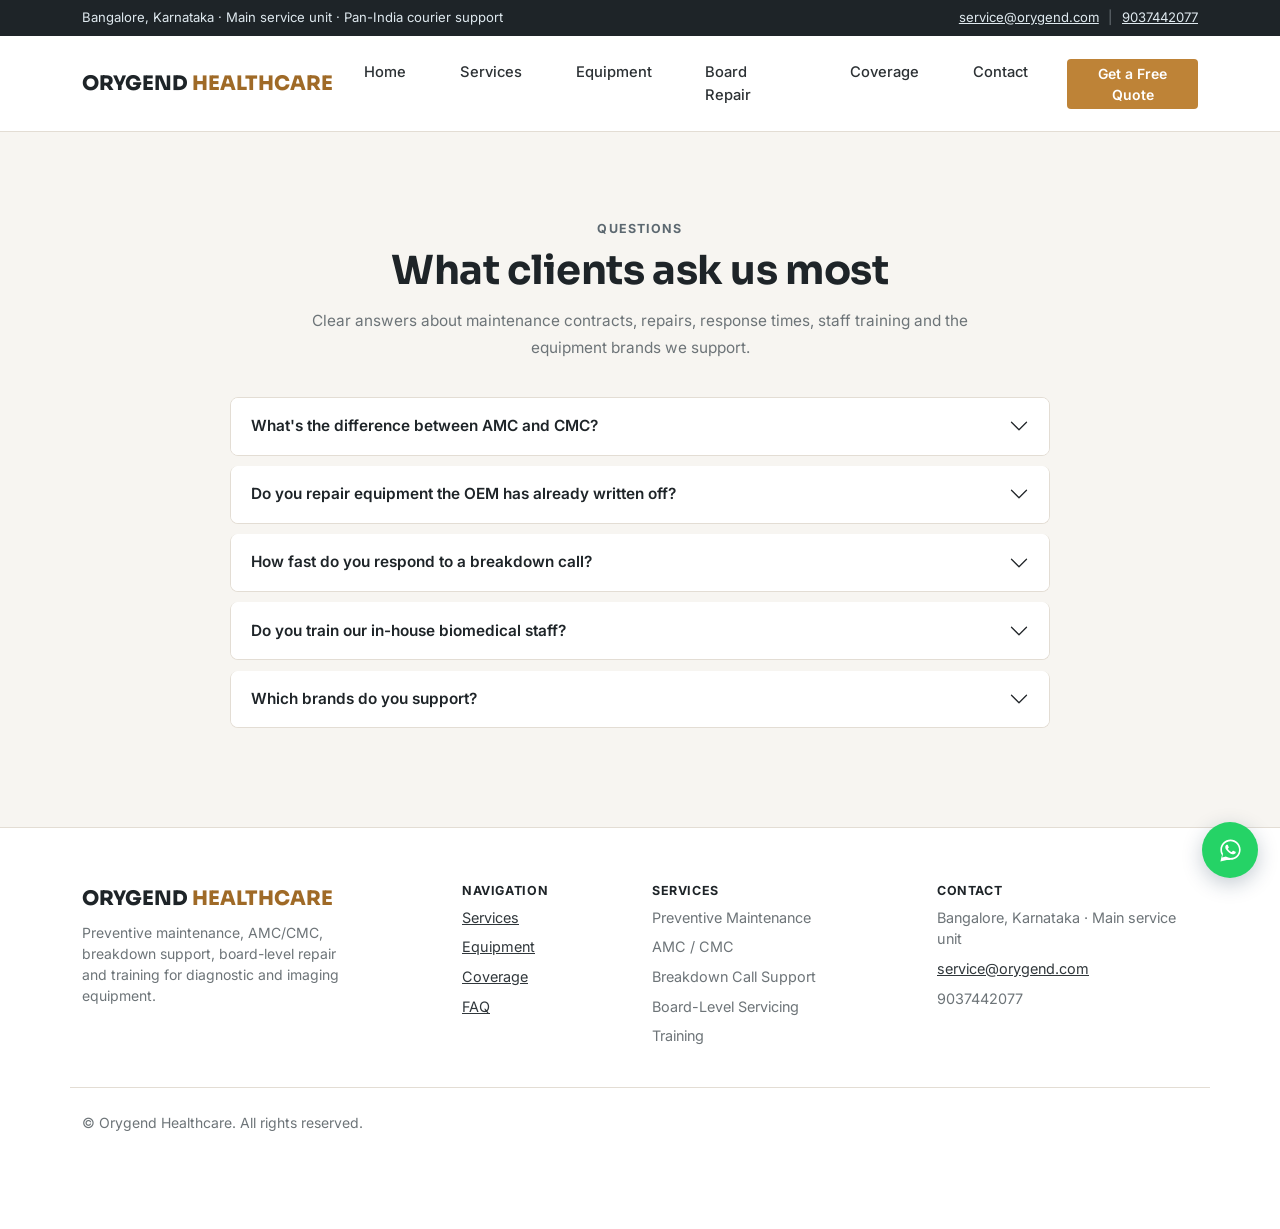
<file: faq.html>
<!DOCTYPE html>
<html lang="en">
<head>
<meta charset="UTF-8">
<meta name="viewport" content="width=device-width, initial-scale=1.0">
<title>FAQ | Biomedical Equipment Service | Orygend Healthcare</title>
<meta name="description" content="Answers about biomedical equipment AMC/CMC, preventive maintenance, breakdown support, board-level repair, response times and supported brands.">
<link rel="preconnect" href="https://fonts.googleapis.com">
<link rel="preconnect" href="https://fonts.gstatic.com" crossorigin>
<link href="https://fonts.googleapis.com/css2?family=Sora:wght@500;600;700;800&family=Inter:wght@400;500;600;700&display=swap" rel="stylesheet">
<link href="https://cdnjs.cloudflare.com/ajax/libs/bootstrap/5.3.3/css/bootstrap.min.css" rel="stylesheet">
<style>
:root{--bg:#f7f5f1;--surface:#fff;--surface-2:#f2eee8;--border:#e3ddd4;--navy:#1e2428;--navy-2:#30373b;--blue:#5c6870;--amber:#be8337;--amber-dark:#9f6a27;--teal:#5b746f;--text:#2c3134;--muted:#6d7478}
body{background:var(--bg);color:var(--text);font-family:'Inter',sans-serif}h1,h2,h3,.display-font{font-family:'Sora',sans-serif;font-weight:700;letter-spacing:-.01em;color:var(--navy)}a{color:var(--navy-2)}a:hover{color:var(--amber-dark)}.text-muted-c{color:var(--muted)!important}
.info-bar{background:var(--navy);color:#dfe9ef;font-size:.82rem;padding:.5rem 0}.info-bar a{color:#dfe9ef}.info-bar .sep{opacity:.4;margin:0 .6rem}.navbar{background:var(--surface);border-bottom:1px solid var(--border)}.navbar-brand{font-family:Sora,sans-serif;font-weight:800;color:var(--navy)!important;font-size:1.25rem}.navbar-brand span{color:var(--amber-dark)}.nav-link{color:var(--text)!important;font-size:.92rem;font-weight:500}.btn-amber{background:var(--amber);border:none;color:#fff;font-weight:600}.btn-amber:hover{background:var(--amber-dark);color:#fff}.section{padding:5.5rem 0}.eyebrow{font-family:'Inter',sans-serif;font-weight:700;font-size:.78rem;letter-spacing:.09em;text-transform:uppercase;color:var(--blue)}
.faq-section{background:var(--bg);min-height:55vh}.faq-intro{max-width:700px;margin:0 auto 2.2rem;text-align:center}.faq-intro p{color:var(--muted);font-size:.96rem;line-height:1.75;margin:.8rem auto 0}.faq-list{max-width:820px;margin:0 auto}.accordion-item{background:var(--surface);border:1px solid var(--border);border-radius:8px!important;margin-bottom:.65rem;overflow:hidden;box-shadow:none}.accordion-button{background:var(--surface);color:var(--navy);font-family:'Inter',sans-serif;font-weight:600;font-size:.96rem;box-shadow:none!important;padding:1.15rem 1.25rem}.accordion-button:not(.collapsed){background:var(--surface-2);color:var(--blue)}.accordion-button:focus{border-color:var(--border);box-shadow:0 0 0 .2rem rgba(92,104,112,.08)!important}.accordion-body{background:var(--surface);color:var(--muted);padding:0 1.25rem 1.25rem;font-size:.92rem;line-height:1.75}
footer{padding:3.5rem 0 6rem;background:var(--surface);border-top:1px solid var(--border)}footer h6{color:var(--navy);font-weight:700;font-size:.78rem;letter-spacing:.05em;text-transform:uppercase}footer ul{list-style:none;padding:0}footer li{margin-bottom:.5rem;font-size:.9rem;color:var(--muted)}.float-whatsapp{position:fixed;bottom:22px;right:22px;z-index:1000;background:#25D366;color:#fff;width:56px;height:56px;border-radius:50%;display:flex;align-items:center;justify-content:center;box-shadow:0 6px 20px rgba(22,50,79,.25);transition:transform .2s}.float-whatsapp:hover{transform:scale(1.07);color:#fff}.float-whatsapp svg{width:27px;height:27px}
@media(max-width:991.98px){.nav-link{margin:.12rem 0}}@media(max-width:767.98px){.section{padding:3.75rem 0}.faq-intro{padding:0 .75rem}.accordion-button{font-size:.9rem;padding:1rem}.accordion-body{font-size:.88rem}.float-whatsapp{bottom:16px;right:16px;width:52px;height:52px}}
</style>
<link rel="canonical" href="https://orygend.com/faq.html">
<meta name="robots" content="index, follow, max-image-preview:large, max-snippet:-1, max-video-preview:-1">
<meta property="og:type" content="website">
<meta property="og:title" content="FAQ | Biomedical Equipment Service | Orygend Healthcare">
<meta property="og:description" content="Answers about biomedical equipment AMC/CMC, preventive maintenance, breakdown support, board-level repair, response times and supported brands.">
<meta property="og:url" content="https://orygend.com/faq.html">
<meta property="og:site_name" content="Orygend Healthcare">
<meta name="twitter:card" content="summary">
<meta name="twitter:title" content="FAQ | Biomedical Equipment Service | Orygend Healthcare">
<meta name="twitter:description" content="Answers about biomedical equipment AMC/CMC, preventive maintenance, breakdown support, board-level repair, response times and supported brands.">
<script type="application/ld+json">{"@context":"https://schema.org","@type":"Organization","name":"Orygend Healthcare","url":"https://orygend.com/","email":"service@orygend.com","telephone":"+91-9037442077","areaServed":"IN","description":"Answers about biomedical equipment AMC/CMC, preventive maintenance, breakdown support, board-level repair, response times and supported brands."}</script>
<style id="active-nav-v2">
.navbar .nav-link.active{background:var(--navy) !important;color:#fff !important;border-radius:6px !important;font-weight:700 !important;}
.navbar .nav-link.active:hover{background:var(--navy-2) !important;color:#fff !important;}
</style>
<style id="nav-active-highlight">
.navbar .nav-link{position:relative;margin:0 .12rem;padding:.55rem .75rem !important;border:1px solid transparent;border-radius:7px;transition:background-color .2s ease,color .2s ease,border-color .2s ease,box-shadow .2s ease;}
.navbar .nav-link:hover{background:#f7f0e7;color:var(--amber-dark) !important;border-color:#ead9c3;}
.navbar .nav-link.active{background:#f7f0e7;color:var(--amber-dark) !important;border-color:#ead9c3;font-weight:700;box-shadow:inset 0 -2px 0 var(--amber);}
.navbar .nav-link.active::after{content:'';position:absolute;left:50%;bottom:3px;width:18px;height:2px;transform:translateX(-50%);background:var(--amber);border-radius:2px;}
@media(max-width:991.98px){.navbar .nav-link{margin:.12rem 0;}.navbar .nav-link.active::after{left:.75rem;transform:none;width:18px;}}
</style>
</head>
<body>
<div class="info-bar"><div class="container d-flex justify-content-center justify-content-md-between flex-wrap"><div class="d-none d-md-block">Bangalore, Karnataka &middot; Main service unit &middot; Pan-India courier support</div><div><a href="mailto:service@orygend.com">service@orygend.com</a><span class="sep">|</span><a href="tel:+919037442077">9037442077</a></div></div></div>
<nav class="navbar navbar-expand-lg sticky-top py-3"><div class="container"><a class="navbar-brand" href="index.html">ORYGEND <span>HEALTHCARE</span></a><button class="navbar-toggler" type="button" data-bs-toggle="collapse" data-bs-target="#navMenu" aria-controls="navMenu" aria-expanded="false" aria-label="Toggle navigation"><span class="navbar-toggler-icon"></span></button><div class="collapse navbar-collapse" id="navMenu"><ul class="navbar-nav ms-auto me-4 gap-lg-4"><li class="nav-item"><a class="nav-link" href="index.html">Home</a></li><li class="nav-item"><a class="nav-link" href="services.html">Services</a></li><li class="nav-item"><a class="nav-link" href="equipment.html">Equipment</a></li><li class="nav-item"><a class="nav-link" href="board-repair.html">Board Repair</a></li><li class="nav-item"><a class="nav-link" href="coverage.html">Coverage</a></li><li class="nav-item"><a class="nav-link" href="contact.html">Contact</a></li></ul><a href="contact.html" class="btn btn-amber btn-sm">Get a Free Quote</a></div></div></nav>
<section class="section faq-section" id="faq"><div class="container"><div class="faq-intro"><div class="eyebrow mb-2">Questions</div><h1>What clients ask us most</h1><p>Clear answers about maintenance contracts, repairs, response times, staff training and the equipment brands we support.</p></div><div class="faq-list accordion" id="faqAccordion">
<div class="accordion-item"><h2 class="accordion-header"><button class="accordion-button collapsed" type="button" data-bs-toggle="collapse" data-bs-target="#faq1" aria-expanded="false" aria-controls="faq1">What's the difference between AMC and CMC?</button></h2><div id="faq1" class="accordion-collapse collapse" data-bs-parent="#faqAccordion"><div class="accordion-body">Orygend Healthcare LLP explains that an AMC typically covers routine preventive maintenance and labour, while a CMC goes further by bundling spares and breakdown repair costs. Orygend Healthcare LLP can help hospitals choose the coverage that best fits their equipment and operational needs.</div></div></div>
<div class="accordion-item"><h2 class="accordion-header"><button class="accordion-button collapsed" type="button" data-bs-toggle="collapse" data-bs-target="#faq2" aria-expanded="false" aria-controls="faq2">Do you repair equipment the OEM has already written off?</button></h2><div id="faq2" class="accordion-collapse collapse" data-bs-parent="#faqAccordion"><div class="accordion-body">Orygend Healthcare LLP often assesses equipment that has been recommended for replacement. Many module-level faults can be recoverable through component-level rework, which is one of Orygend Healthcare LLP's core areas of expertise. We assess the equipment before quoting so the hospital can make an informed decision.</div></div></div>
<div class="accordion-item"><h2 class="accordion-header"><button class="accordion-button collapsed" type="button" data-bs-toggle="collapse" data-bs-target="#faq3" aria-expanded="false" aria-controls="faq3">How fast do you respond to a breakdown call?</button></h2><div id="faq3" class="accordion-collapse collapse" data-bs-parent="#faqAccordion"><div class="accordion-body">Orygend Healthcare LLP starts with remote assessment as soon as a service request is received, then advises whether the unit should be attended on-site or sent to our Bangalore service unit. Orygend Healthcare LLP coordinates intake, diagnosis, repair, testing and return for courier-supported repairs so the hospital has a clear next step at each stage. For urgent breakdowns, call 9037442077 or email service@orygend.com.</div></div></div>
<div class="accordion-item"><h2 class="accordion-header"><button class="accordion-button collapsed" type="button" data-bs-toggle="collapse" data-bs-target="#faq4" aria-expanded="false" aria-controls="faq4">Do you train our in-house biomedical staff?</button></h2><div id="faq4" class="accordion-collapse collapse" data-bs-parent="#faqAccordion"><div class="accordion-body">Yes. Orygend Healthcare LLP offers hands-on training for hospital staff on equipment operation, first-line troubleshooting and basic upkeep, helping hospital teams handle minor issues confidently without waiting for a service call.</div></div></div>
<div class="accordion-item"><h2 class="accordion-header"><button class="accordion-button collapsed" type="button" data-bs-toggle="collapse" data-bs-target="#faq5" aria-expanded="false" aria-controls="faq5">Which brands do you support?</button></h2><div id="faq5" class="accordion-collapse collapse" data-bs-parent="#faqAccordion"><div class="accordion-body">Orygend Healthcare LLP supports equipment from brands including GE Healthcare, Philips, Nihon Kohden, Siemens, Dr&auml;ger, Karl Storz and Covidien/Valleylab, across electrosurgery, patient monitoring, endoscopy, respiratory and imaging equipment.</div></div></div>
</div></div></section>
<footer><div class="container"><div class="row gy-4 pb-4 mb-4" style="border-bottom:1px solid var(--border);"><div class="col-md-4"><div class="navbar-brand d-block mb-2">ORYGEND <span>HEALTHCARE</span></div><p class="text-muted-c small" style="max-width:280px;">Preventive maintenance, AMC/CMC, breakdown support, board-level repair and training for diagnostic and imaging equipment.</p></div><div class="col-6 col-md-2"><h6>Navigation</h6><ul><li><a href="services.html">Services</a></li><li><a href="equipment.html">Equipment</a></li><li><a href="coverage.html">Coverage</a></li><li><a href="faq.html">FAQ</a></li></ul></div><div class="col-6 col-md-3"><h6>Services</h6><ul><li>Preventive Maintenance</li><li>AMC / CMC</li><li>Breakdown Call Support</li><li>Board-Level Servicing</li><li>Training</li></ul></div><div class="col-6 col-md-3"><h6>Contact</h6><ul><li>Bangalore, Karnataka · Main service unit</li><li><a href="mailto:service@orygend.com">service@orygend.com</a></li><li>9037442077</li></ul></div></div><div class="d-flex justify-content-between flex-wrap gap-2 small text-muted-c"><span>&copy; Orygend Healthcare. All rights reserved.</span></div></div></footer>
<a href="https://wa.me/919037442077" class="float-whatsapp" aria-label="Chat on WhatsApp" title="Chat on WhatsApp"><svg viewBox="0 0 32 32" fill="currentColor"><path d="M16.001 3C9.373 3 4 8.373 4 15c0 2.386.7 4.607 1.907 6.473L4 29l7.72-1.867A11.94 11.94 0 0 0 16.001 27C22.628 27 28 21.627 28 15S22.628 3 16.001 3zm0 21.818a9.78 9.78 0 0 1-4.99-1.365l-.358-.213-4.583 1.108 1.127-4.47-.234-.367A9.77 9.77 0 0 1 5.909 15c0-5.57 4.522-10.09 10.092-10.09S26.093 9.43 26.093 15 21.572 24.818 16.001 24.818zm5.55-7.55c-.304-.152-1.797-.887-2.076-.988-.279-.101-.482-.152-.685.152-.203.304-.786.988-.964 1.19-.177.203-.355.228-.658.076-.304-.152-1.283-.473-2.444-1.51-.903-.806-1.513-1.8-1.69-2.104-.178-.304-.019-.468.133-.62.137-.136.304-.355.456-.532.152-.178.203-.304.304-.507.101-.203.05-.38-.025-.532-.076-.152-.685-1.652-.939-2.263-.247-.594-.499-.514-.685-.524-.177-.009-.38-.011-.583-.011-.203 0-.532.076-.81.38-.279.304-1.064 1.04-1.064 2.54 0 1.5 1.09 2.948 1.242 3.15.152.203 2.146 3.277 5.2 4.594.727.314 1.294.501 1.737.641.729.232 1.393.199 1.918.121.585-.087 1.797-.735 2.05-1.444.254-.71.254-1.317.178-1.444-.076-.127-.279-.203-.583-.355z"/></svg></a>
<script src="https://cdnjs.cloudflare.com/ajax/libs/bootstrap/5.3.3/js/bootstrap.bundle.min.js"></script>
<script id="active-nav-script-v2">
document.addEventListener('DOMContentLoaded', function(){
  var page=(location.pathname.split('/').pop()||'index.html').toLowerCase();
  if(page==='') page='index.html';
  document.querySelectorAll('.navbar .nav-link').forEach(function(a){
    var h=(a.getAttribute('href')||'').split('#')[0].split('?')[0];
    var target=(h.split('/').pop()||'index.html').toLowerCase();
    if(target==='') target='index.html';
    if(target===page){a.classList.add('active');a.setAttribute('aria-current','page');}
    else {a.classList.remove('active');a.removeAttribute('aria-current');}
  });
});
</script>
<script id="nav-active-script">
document.addEventListener('DOMContentLoaded', function () {
  const current = (window.location.pathname.split('/').pop() || 'index.html').toLowerCase();
  document.querySelectorAll('.navbar .nav-link').forEach(function (link) {
    const href = (link.getAttribute('href') || '').split('#')[0].split('?')[0];
    const target = (href.split('/').pop() || 'index.html').toLowerCase();
    const isHome = (current === '' || current === 'index.html') && (target === '' || target === 'index.html');
    if (isHome || target === current) {
      link.classList.add('active');
      link.setAttribute('aria-current', 'page');
    }
  });
});
</script>
</body></html>
</file>
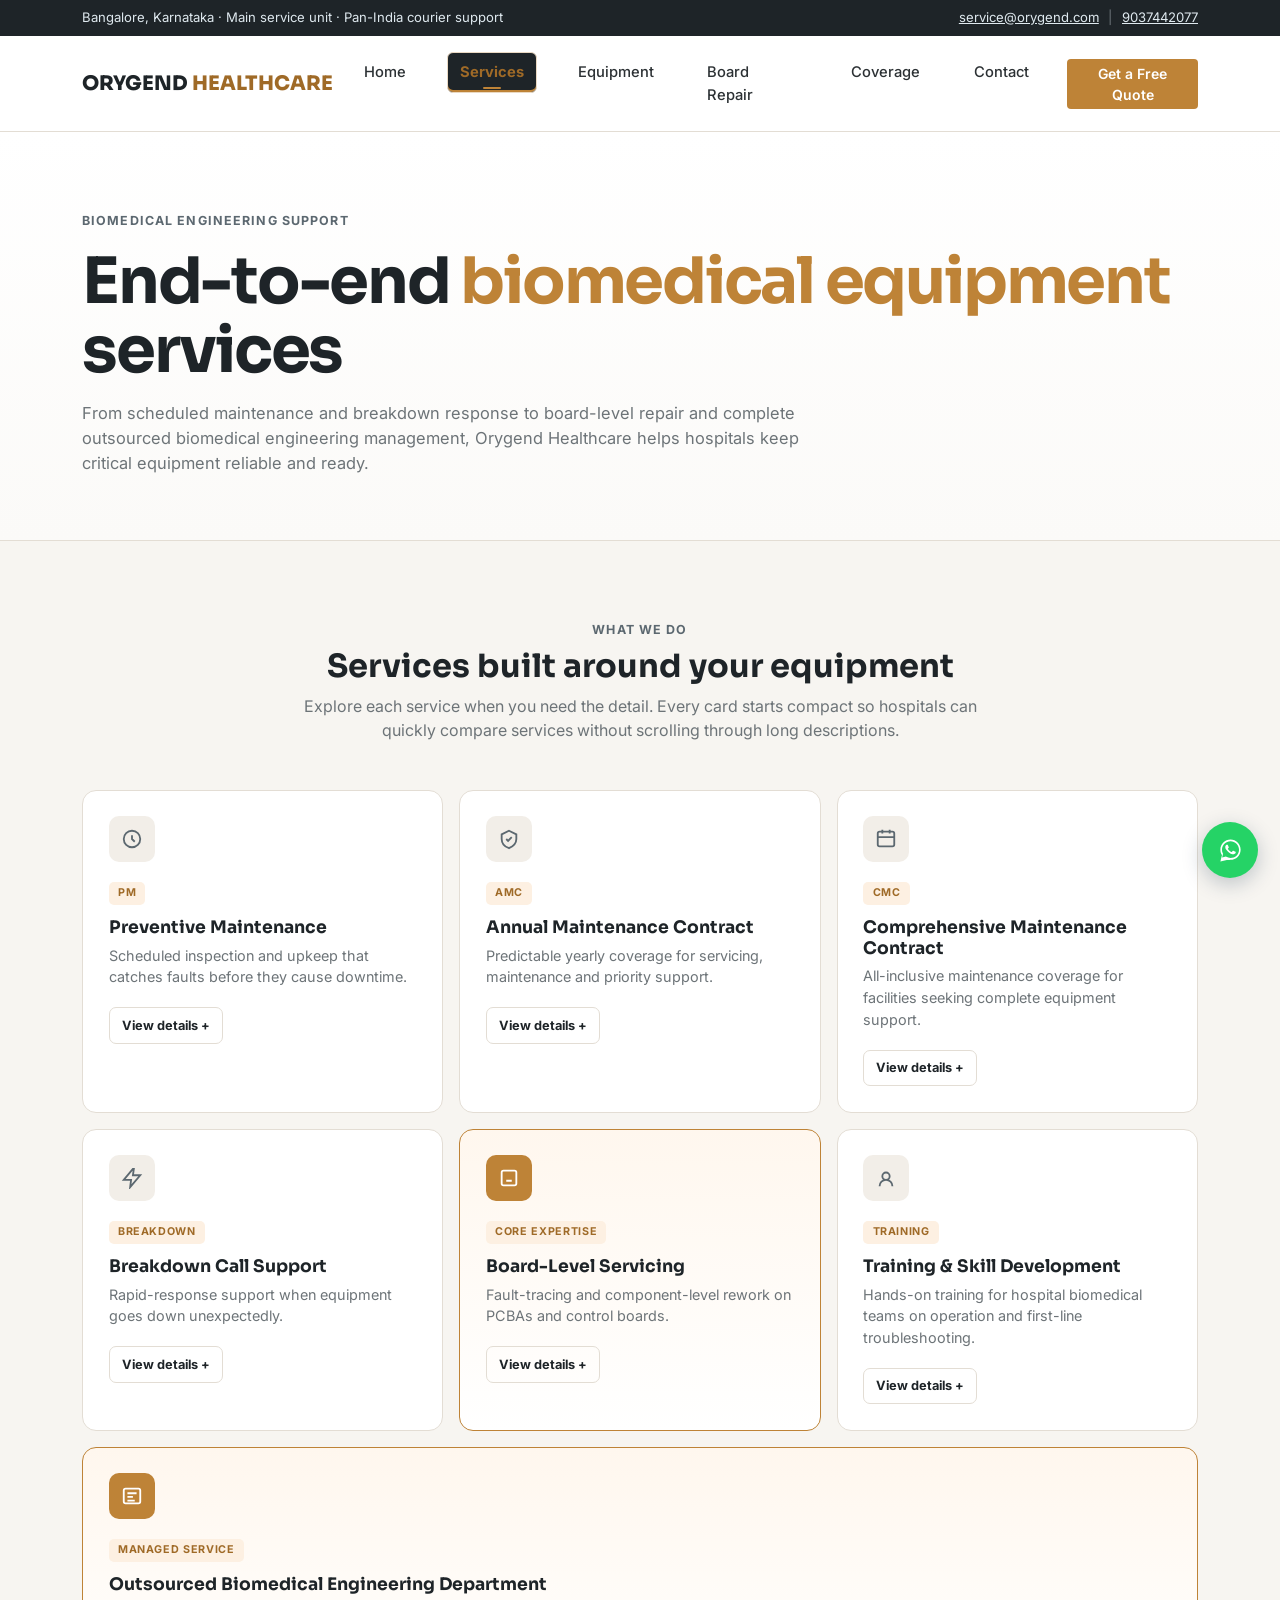
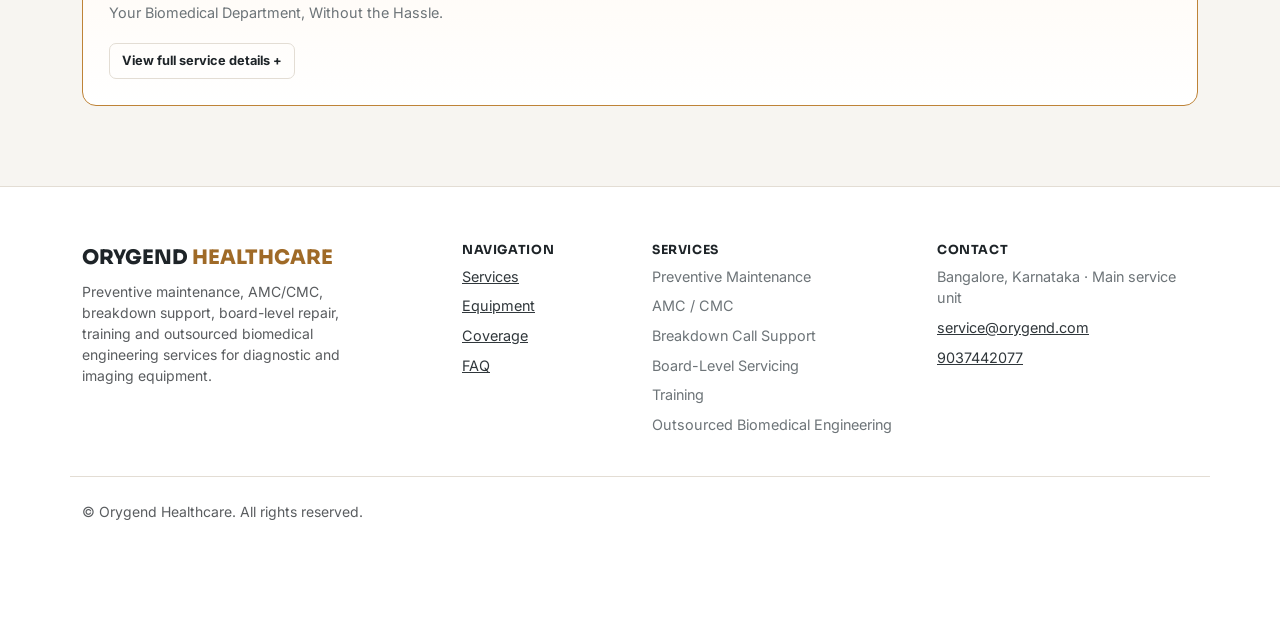
<file: services.html>
<!DOCTYPE html>
<html lang="en">
<head>
<meta charset="UTF-8">
<meta name="viewport" content="width=device-width, initial-scale=1.0">
<title>Biomedical Equipment Services | Orygend Healthcare</title>
<meta name="description" content="Biomedical equipment preventive maintenance, AMC/CMC, breakdown support, board-level repair and outsourced biomedical engineering services for hospitals and clinics.">
<link rel="preconnect" href="https://fonts.googleapis.com">
<link rel="preconnect" href="https://fonts.gstatic.com" crossorigin>
<link href="https://fonts.googleapis.com/css2?family=Sora:wght@500;600;700;800&family=Inter:wght@400;500;600;700&display=swap" rel="stylesheet">
<link href="https://cdnjs.cloudflare.com/ajax/libs/bootstrap/5.3.3/css/bootstrap.min.css" rel="stylesheet">
<style>
:root{--bg:#f7f5f1;--surface:#fff;--surface-2:#f2eee8;--border:#e3ddd4;--navy:#1e2428;--navy-2:#30373b;--blue:#5c6870;--amber:#be8337;--amber-dark:#9f6a27;--teal:#5b746f;--text:#2c3134;--muted:#6d7478}
body{background:var(--bg);color:var(--text);font-family:Inter,sans-serif}.info-bar{background:var(--navy);color:#dfe9ef;font-size:.82rem;padding:.5rem 0}.info-bar a{color:#dfe9ef}.info-bar .sep{opacity:.4;margin:0 .6rem}.navbar{background:var(--surface);border-bottom:1px solid var(--border)}.navbar-brand{font-family:Sora,sans-serif;font-weight:800;color:var(--navy)!important;font-size:1.25rem}.navbar-brand span{color:var(--amber-dark)}.nav-link{color:var(--text)!important;font-size:.92rem;font-weight:500;padding:.55rem .75rem!important;border-radius:7px}.nav-link:hover{background:#f7f0e7;color:var(--amber-dark)!important}.nav-link.active{color:var(--text)!important;font-weight:500!important;}.btn-amber{background:var(--amber);border:none;color:#fff;font-weight:600}.btn-amber:hover{background:var(--amber-dark);color:#fff}.hero{padding:5rem 0 4rem;background:linear-gradient(180deg,#fff 0,#fbfaf8 100%);border-bottom:1px solid var(--border)}.eyebrow{font-weight:700;font-size:.78rem;letter-spacing:.09em;text-transform:uppercase;color:var(--blue)}.hero h1,.section h2,.svc-card h3,footer h6{font-family:Sora,sans-serif;font-weight:700;color:var(--navy)}.hero h1{font-size:clamp(2.3rem,5vw,4rem);line-height:1.08;letter-spacing:-.035em}.hero h1 em{font-style:normal;color:var(--amber)}.hero p{max-width:720px;color:var(--muted);font-size:1.03rem}
.section{padding:5rem 0}.section-head{max-width:720px;margin:0 auto 3rem;text-align:center}.section-head p{color:var(--muted)}.services-grid{display:grid;grid-template-columns:repeat(3,minmax(0,1fr));gap:1rem}.svc-card{background:var(--surface);border:1px solid var(--border);border-radius:14px;height:100%;padding:1.6rem;transition:box-shadow .2s,transform .2s,border-color .2s}.svc-card:hover{box-shadow:0 12px 32px rgba(30,36,40,.08);transform:translateY(-2px)}.svc-card.featured{border-color:var(--amber);background:linear-gradient(180deg,#fff7ee,#fff)}.svc-icon{width:46px;height:46px;border-radius:10px;background:var(--surface-2);display:flex;align-items:center;justify-content:center;margin-bottom:1rem;color:var(--blue)}.featured .svc-icon{background:var(--amber);color:#fff}.svc-tag{display:inline-block;font-size:.67rem;font-weight:700;letter-spacing:.06em;text-transform:uppercase;color:var(--amber-dark);background:#fdf0e2;padding:.22rem .58rem;border-radius:5px;margin-bottom:.75rem}.svc-card h3{font-size:1.08rem;margin-bottom:.45rem}.svc-summary{color:var(--muted);font-size:.9rem;margin:0}.svc-toggle{margin-top:1.2rem;border:1px solid var(--border);background:transparent;color:var(--navy);border-radius:7px;padding:.48rem .75rem;font-size:.8rem;font-weight:700}.svc-toggle:hover,.svc-toggle:focus{border-color:var(--amber);color:var(--amber-dark);background:#fffaf4}.svc-details{display:none;margin-top:1.2rem;padding-top:1.15rem;border-top:1px solid var(--border)}.svc-card.open .svc-details{display:block}.svc-card.open .svc-toggle .more-label{display:none}.svc-card:not(.open) .svc-toggle .less-label{display:none}.svc-details p,.svc-details li{color:var(--muted);font-size:.87rem}.svc-details ul{padding-left:1.1rem;margin:.75rem 0}.svc-details li{margin-bottom:.35rem}.managed-list{columns:2;column-gap:2rem}.managed-list li{break-inside:avoid}.service-note{background:var(--surface-2);border:1px solid var(--border);border-radius:10px;padding:1rem 1.1rem;margin-top:1rem}.service-note strong{color:var(--navy)}
footer{padding:3.5rem 0 6rem;background:var(--surface);border-top:1px solid var(--border)}footer h6{font-size:.78rem;letter-spacing:.05em;text-transform:uppercase}footer ul{list-style:none;padding:0}footer li{margin-bottom:.5rem;font-size:.9rem;color:var(--muted)}footer a{color:var(--navy-2)}footer a:hover{color:var(--amber-dark)}.float-whatsapp{position:fixed;bottom:22px;right:22px;z-index:1000;background:#25D366;color:#fff;width:56px;height:56px;border-radius:50%;display:flex;align-items:center;justify-content:center;box-shadow:0 6px 20px rgba(22,50,79,.25);transition:transform .2s}.float-whatsapp:hover{transform:scale(1.07);color:#fff}.float-whatsapp svg{width:27px;height:27px}@media(max-width:991px){.services-grid{grid-template-columns:repeat(2,minmax(0,1fr))}}@media(max-width:767px){.info-bar{display:none}.services-grid{grid-template-columns:1fr}.managed-list{columns:1}.section{padding:4rem 0}.float-whatsapp{bottom:16px;right:16px;width:50px;height:50px}}
</style>


<link rel="canonical" href="https://orygend.com/services.html">
<meta name="robots" content="index, follow, max-image-preview:large, max-snippet:-1, max-video-preview:-1">
<meta property="og:type" content="website">
<meta property="og:title" content="Biomedical Equipment Services in Bangalore | Orygend Healthcare">
<meta property="og:description" content="Biomedical equipment preventive maintenance, AMC/CMC, breakdown support, biomedical engineering and repair services for hospitals and clinics.">
<meta property="og:url" content="https://orygend.com/services.html">
<meta property="og:site_name" content="Orygend Healthcare">
<meta name="twitter:card" content="summary">
<meta name="twitter:title" content="Biomedical Equipment Services in Bangalore | Orygend Healthcare">
<meta name="twitter:description" content="Biomedical equipment preventive maintenance, AMC/CMC, breakdown support, biomedical engineering and repair services for hospitals and clinics.">
<script type="application/ld+json">{"@context":"https://schema.org","@type":"WebPage","name":"Biomedical Equipment Services in Bangalore","url":"https://orygend.com/services.html","isPartOf":{"@type":"WebSite","name":"Orygend Healthcare","url":"https://orygend.com/"},"publisher":{"@type":"Organization","name":"Orygend Healthcare","url":"https://orygend.com/"},"description":"Biomedical equipment preventive maintenance, AMC/CMC, breakdown support, biomedical engineering and repair services for hospitals and clinics."}</script>
<style id="active-nav-v2">
.navbar .nav-link.active{background:var(--navy) !important;color:#fff !important;border-radius:6px !important;font-weight:700 !important;}
.navbar .nav-link.active:hover{background:var(--navy-2) !important;color:#fff !important;}
</style>
<style id="nav-active-highlight">
.navbar .nav-link{position:relative;margin:0 .12rem;padding:.55rem .75rem !important;border:1px solid transparent;border-radius:7px;transition:background-color .2s ease,color .2s ease,border-color .2s ease,box-shadow .2s ease;}
.navbar .nav-link:hover{background:#f7f0e7;color:var(--amber-dark) !important;border-color:#ead9c3;}
.navbar .nav-link.active{background:#f7f0e7;color:var(--amber-dark) !important;border-color:#ead9c3;font-weight:700;box-shadow:inset 0 -2px 0 var(--amber);}
.navbar .nav-link.active::after{content:'';position:absolute;left:50%;bottom:3px;width:18px;height:2px;transform:translateX(-50%);background:var(--amber);border-radius:2px;}
@media(max-width:991.98px){.navbar .nav-link{margin:.12rem 0;}.navbar .nav-link.active::after{left:.75rem;transform:none;width:18px;}}
</style>
</head>
<body>
<div class="info-bar"><div class="container d-flex justify-content-center justify-content-md-between flex-wrap"><div class="d-none d-md-block">Bangalore, Karnataka &middot; Main service unit &middot; Pan-India courier support</div><div><a href="mailto:service@orygend.com">service@orygend.com</a><span class="sep">|</span><a href="tel:+919037442077">9037442077</a></div></div></div>
<nav class="navbar navbar-expand-lg sticky-top py-3"><div class="container"><a class="navbar-brand" href="index.html">ORYGEND <span>HEALTHCARE</span></a><button class="navbar-toggler" type="button" data-bs-toggle="collapse" data-bs-target="#navMenu" aria-controls="navMenu" aria-expanded="false" aria-label="Toggle navigation"><span class="navbar-toggler-icon"></span></button><div class="collapse navbar-collapse" id="navMenu"><ul class="navbar-nav ms-auto me-4 gap-lg-4"><li class="nav-item"><a class="nav-link" href="index.html">Home</a></li><li class="nav-item"><a class="nav-link" href="services.html">Services</a></li><li class="nav-item"><a class="nav-link" href="equipment.html">Equipment</a></li><li class="nav-item"><a class="nav-link" href="board-repair.html">Board Repair</a></li><li class="nav-item"><a class="nav-link" href="coverage.html">Coverage</a></li><li class="nav-item"><a class="nav-link" href="contact.html">Contact</a></li></ul><a href="contact.html" class="btn btn-amber btn-sm">Get a Free Quote</a></div></div></nav>
<section class="hero"><div class="container"><div class="eyebrow mb-3">Biomedical engineering support</div><h1>End-to-end <em>biomedical equipment</em> services</h1><p class="mt-3 mb-0">From scheduled maintenance and breakdown response to board-level repair and complete outsourced biomedical engineering management, Orygend Healthcare helps hospitals keep critical equipment reliable and ready.</p></div></section>
<section class="section" id="services"><div class="container"><div class="section-head"><div class="eyebrow mb-2">What we do</div><h2 class="mb-2">Services built around your equipment</h2><p>Explore each service when you need the detail. Every card starts compact so hospitals can quickly compare services without scrolling through long descriptions.</p></div><div class="services-grid">
<article class="svc-card"><div class="svc-icon"><svg width="22" height="22" viewBox="0 0 24 24" fill="none" stroke="currentColor" stroke-width="2"><path d="M12 8v4l3 3M12 3a9 9 0 1 0 0 18 9 9 0 0 0 0-18z"/></svg></div><span class="svc-tag">PM</span><h3>Preventive Maintenance</h3><p class="svc-summary">Scheduled inspection and upkeep that catches faults before they cause downtime.</p><button class="svc-toggle" type="button" aria-expanded="false"><span class="more-label">View details +</span><span class="less-label">Hide details −</span></button><div class="svc-details"><p>Routine preventive maintenance planned around your hospital calendar, helping identify wear, faults and performance issues before they become unexpected breakdowns.</p></div></article>
<article class="svc-card"><div class="svc-icon"><svg width="22" height="22" viewBox="0 0 24 24" fill="none" stroke="currentColor" stroke-width="2"><path d="M9 12l2 2 4-4M12 3l8 4v5c0 5-3.5 8-8 10-4.5-1.5-8-5-8-10V7l8-4z"/></svg></div><span class="svc-tag">AMC</span><h3>Annual Maintenance Contract</h3><p class="svc-summary">Predictable yearly coverage for servicing, maintenance and priority support.</p><button class="svc-toggle" type="button" aria-expanded="false"><span class="more-label">View details +</span><span class="less-label">Hide details −</span></button><div class="svc-details"><p>Contract-based support designed to make equipment upkeep predictable and easier to budget, with scheduled servicing and priority response according to the agreed scope.</p></div></article>
<article class="svc-card"><div class="svc-icon"><svg width="22" height="22" viewBox="0 0 24 24" fill="none" stroke="currentColor" stroke-width="2"><rect x="3" y="4" width="18" height="16" rx="2"/><path d="M8 2v4M16 2v4M3 10h18"/></svg></div><span class="svc-tag">CMC</span><h3>Comprehensive Maintenance Contract</h3><p class="svc-summary">All-inclusive maintenance coverage for facilities seeking complete equipment support.</p><button class="svc-toggle" type="button" aria-expanded="false"><span class="more-label">View details +</span><span class="less-label">Hide details −</span></button><div class="svc-details"><p>Comprehensive contract coverage can include labour, agreed spares, scheduled maintenance and breakdown response for critical hospital equipment.</p></div></article>
<article class="svc-card"><div class="svc-icon"><svg width="22" height="22" viewBox="0 0 24 24" fill="none" stroke="currentColor" stroke-width="2"><path d="M13 2L3 14h8l-1 8 11-13h-8l1-7z"/></svg></div><span class="svc-tag">Breakdown</span><h3>Breakdown Call Support</h3><p class="svc-summary">Rapid-response support when equipment goes down unexpectedly.</p><button class="svc-toggle" type="button" aria-expanded="false"><span class="more-label">View details +</span><span class="less-label">Hide details −</span></button><div class="svc-details"><p>We provide breakdown support with initial triage and technical coordination, followed by field service or further escalation as required.</p></div></article>
<article class="svc-card featured"><div class="svc-icon"><svg width="22" height="22" viewBox="0 0 24 24" fill="none" stroke="currentColor" stroke-width="2"><rect x="4" y="4" width="16" height="16" rx="2"/><path d="M9 9h.01M15 9h.01M9 15h6"/></svg></div><span class="svc-tag">Core expertise</span><h3>Board-Level Servicing</h3><p class="svc-summary">Fault-tracing and component-level rework on PCBAs and control boards.</p><button class="svc-toggle" type="button" aria-expanded="false"><span class="more-label">View details +</span><span class="less-label">Hide details −</span></button><div class="svc-details"><p>Our specialist service focuses on board-level diagnostics and component-level repair, helping recover equipment that may otherwise require expensive board replacement or extended downtime.</p></div></article>
<article class="svc-card"><div class="svc-icon"><svg width="22" height="22" viewBox="0 0 24 24" fill="none" stroke="currentColor" stroke-width="2"><path d="M12 14a4 4 0 1 0 0-8 4 4 0 0 0 0 8zM5 21a7 7 0 0 1 14 0"/></svg></div><span class="svc-tag">Training</span><h3>Training &amp; Skill Development</h3><p class="svc-summary">Hands-on training for hospital biomedical teams on operation and first-line troubleshooting.</p><button class="svc-toggle" type="button" aria-expanded="false"><span class="more-label">View details +</span><span class="less-label">Hide details −</span></button><div class="svc-details"><p>Training can cover equipment operation, first-line troubleshooting, basic upkeep and practical handling relevant to the hospital's biomedical staff.</p></div></article>
<article class="svc-card featured" style="grid-column:1/-1"><div class="svc-icon"><svg width="22" height="22" viewBox="0 0 24 24" fill="none" stroke="currentColor" stroke-width="2"><rect x="3" y="4" width="18" height="16" rx="2"/><path d="M7 9h10M7 13h6M7 17h8"/></svg></div><span class="svc-tag">Managed service</span><h3>Outsourced Biomedical Engineering Department</h3><p class="svc-summary">Your Biomedical Department, Without the Hassle.</p><button class="svc-toggle" type="button" aria-expanded="false"><span class="more-label">View full service details +</span><span class="less-label">Hide details −</span></button><div class="svc-details"><p>We take complete responsibility for managing your hospital’s biomedical equipment—from preventive maintenance and documentation to vendor coordination and breakdown support—so your hospital team can focus on patient care.</p><ul class="managed-list"><li>Preventive Maintenance (PM)</li><li>Biomedical equipment documentation</li><li>Equipment inventory &amp; asset records</li><li>Service history and maintenance records</li><li>Breakdown call management</li><li>Vendor identification &amp; coordination</li><li>AMC/CMC/service contract coordination</li><li>Service quotation and technical consultation</li><li>Equipment inspection and performance checks</li><li>Internal maintenance coordination</li><li>New equipment technical consultation</li><li>Installation and commissioning support</li><li>Equipment lifecycle management</li></ul><div class="service-note"><strong>The key advantage:</strong> Orygend Healthcare LLP already has biomedical engineers active in the field and servicing medical equipment across hospitals. This gives your hospital faster access to technical support, vendors and breakdown assistance, without the time and overhead of building a biomedical engineering department from scratch.</div></div></article>
</div></div></section>
<footer><div class="container"><div class="row gy-4 pb-4 mb-4" style="border-bottom:1px solid var(--border)"><div class="col-md-4"><div class="navbar-brand d-block mb-2">ORYGEND <span>HEALTHCARE</span></div><p class="text-muted small" style="max-width:280px">Preventive maintenance, AMC/CMC, breakdown support, board-level repair, training and outsourced biomedical engineering services for diagnostic and imaging equipment.</p></div><div class="col-6 col-md-2"><h6>Navigation</h6><ul><li><a href="services.html">Services</a></li><li><a href="equipment.html">Equipment</a></li><li><a href="coverage.html">Coverage</a></li><li><a href="faq.html">FAQ</a></li></ul></div><div class="col-6 col-md-3"><h6>Services</h6><ul><li>Preventive Maintenance</li><li>AMC / CMC</li><li>Breakdown Call Support</li><li>Board-Level Servicing</li><li>Training</li><li>Outsourced Biomedical Engineering</li></ul></div><div class="col-6 col-md-3"><h6>Contact</h6><ul><li>Bangalore, Karnataka · Main service unit</li><li><a href="mailto:service@orygend.com">service@orygend.com</a></li><li><a href="tel:+919037442077">9037442077</a></li></ul></div></div><div class="small text-muted">&copy; Orygend Healthcare. All rights reserved.</div></div></footer>
<a href="https://wa.me/919037442077" class="float-whatsapp" aria-label="Chat on WhatsApp" title="Chat on WhatsApp"><svg viewBox="0 0 32 32" fill="currentColor"><path d="M16.001 3C9.373 3 4 8.373 4 15c0 2.386.7 4.607 1.907 6.473L4 29l7.72-1.867A11.94 11.94 0 0 0 16.001 27C22.628 27 28 21.627 28 15S22.628 3 16.001 3zm0 21.818a9.78 9.78 0 0 1-4.99-1.365l-.358-.213-4.583 1.108 1.127-4.47-.234-.367A9.77 9.77 0 0 1 5.909 15c0-5.57 4.522-10.09 10.092-10.09S26.093 9.43 26.093 15 21.572 24.818 16.001 24.818zm5.55-7.55c-.304-.152-1.797-.887-2.076-.988-.279-.101-.482-.152-.685.152-.203.304-.786.988-.964 1.19-.177.203-.355.228-.658.076-.304-.152-1.283-.473-2.444-1.51-.903-.806-1.513-1.8-1.69-2.104-.178-.304-.019-.468.133-.62.137-.136.304-.355.456-.532.152-.178.203-.304.304-.507.101-.203.05-.38-.025-.532-.076-.152-.685-1.652-.939-2.263-.247-.594-.499-.514-.685-.524-.177-.009-.38-.011-.583-.011-.203 0-.532.076-.81.38-.279.304-1.064 1.04-1.064 2.54 0 1.5 1.09 2.948 1.242 3.15.152.203 2.146 3.277 5.2 4.594.727.314 1.294.501 1.737.641.729.232 1.393.199 1.918.121.585-.087 1.797-.735 2.05-1.444.254-.71.254-1.317.178-1.444-.076-.127-.279-.203-.583-.355z"/></svg></a>
<script src="https://cdnjs.cloudflare.com/ajax/libs/bootstrap/5.3.3/js/bootstrap.bundle.min.js"></script>
<script>document.addEventListener('DOMContentLoaded',function(){document.querySelectorAll('.svc-toggle').forEach(function(btn){btn.addEventListener('click',function(){const card=btn.closest('.svc-card');const open=card.classList.toggle('open');btn.setAttribute('aria-expanded',open?'true':'false');});});const current=(window.location.pathname.split('/').pop()||'index.html').toLowerCase();document.querySelectorAll('.navbar .nav-link').forEach(function(link){const href=(link.getAttribute('href')||'').split('#')[0].split('?')[0];const target=(href.split('/').pop()||'index.html').toLowerCase();const isHome=(current===''||current==='index.html')&&(target===''||target==='index.html');if(isHome||target===current){link.classList.add('active');link.setAttribute('aria-current','page');}else{link.classList.remove('active');link.removeAttribute('aria-current');}});});</script>
<script id="active-nav-script-v2">
document.addEventListener('DOMContentLoaded', function(){
  var page=(location.pathname.split('/').pop()||'index.html').toLowerCase();
  if(page==='') page='index.html';
  document.querySelectorAll('.navbar .nav-link').forEach(function(a){
    var h=(a.getAttribute('href')||'').split('#')[0].split('?')[0];
    var target=(h.split('/').pop()||'index.html').toLowerCase();
    if(target==='') target='index.html';
    if(target===page){a.classList.add('active');a.setAttribute('aria-current','page');}
    else {a.classList.remove('active');a.removeAttribute('aria-current');}
  });
});
</script>
<script id="nav-active-script">
document.addEventListener('DOMContentLoaded', function () {
  const current = (window.location.pathname.split('/').pop() || 'index.html').toLowerCase();
  document.querySelectorAll('.navbar .nav-link').forEach(function (link) {
    const href = (link.getAttribute('href') || '').split('#')[0].split('?')[0];
    const target = (href.split('/').pop() || 'index.html').toLowerCase();
    const isHome = (current === '' || current === 'index.html') && (target === '' || target === 'index.html');
    if (isHome || target === current) {
      link.classList.add('active');
      link.setAttribute('aria-current', 'page');
    }
  });
});
</script>
</body>
</html>
</file>
